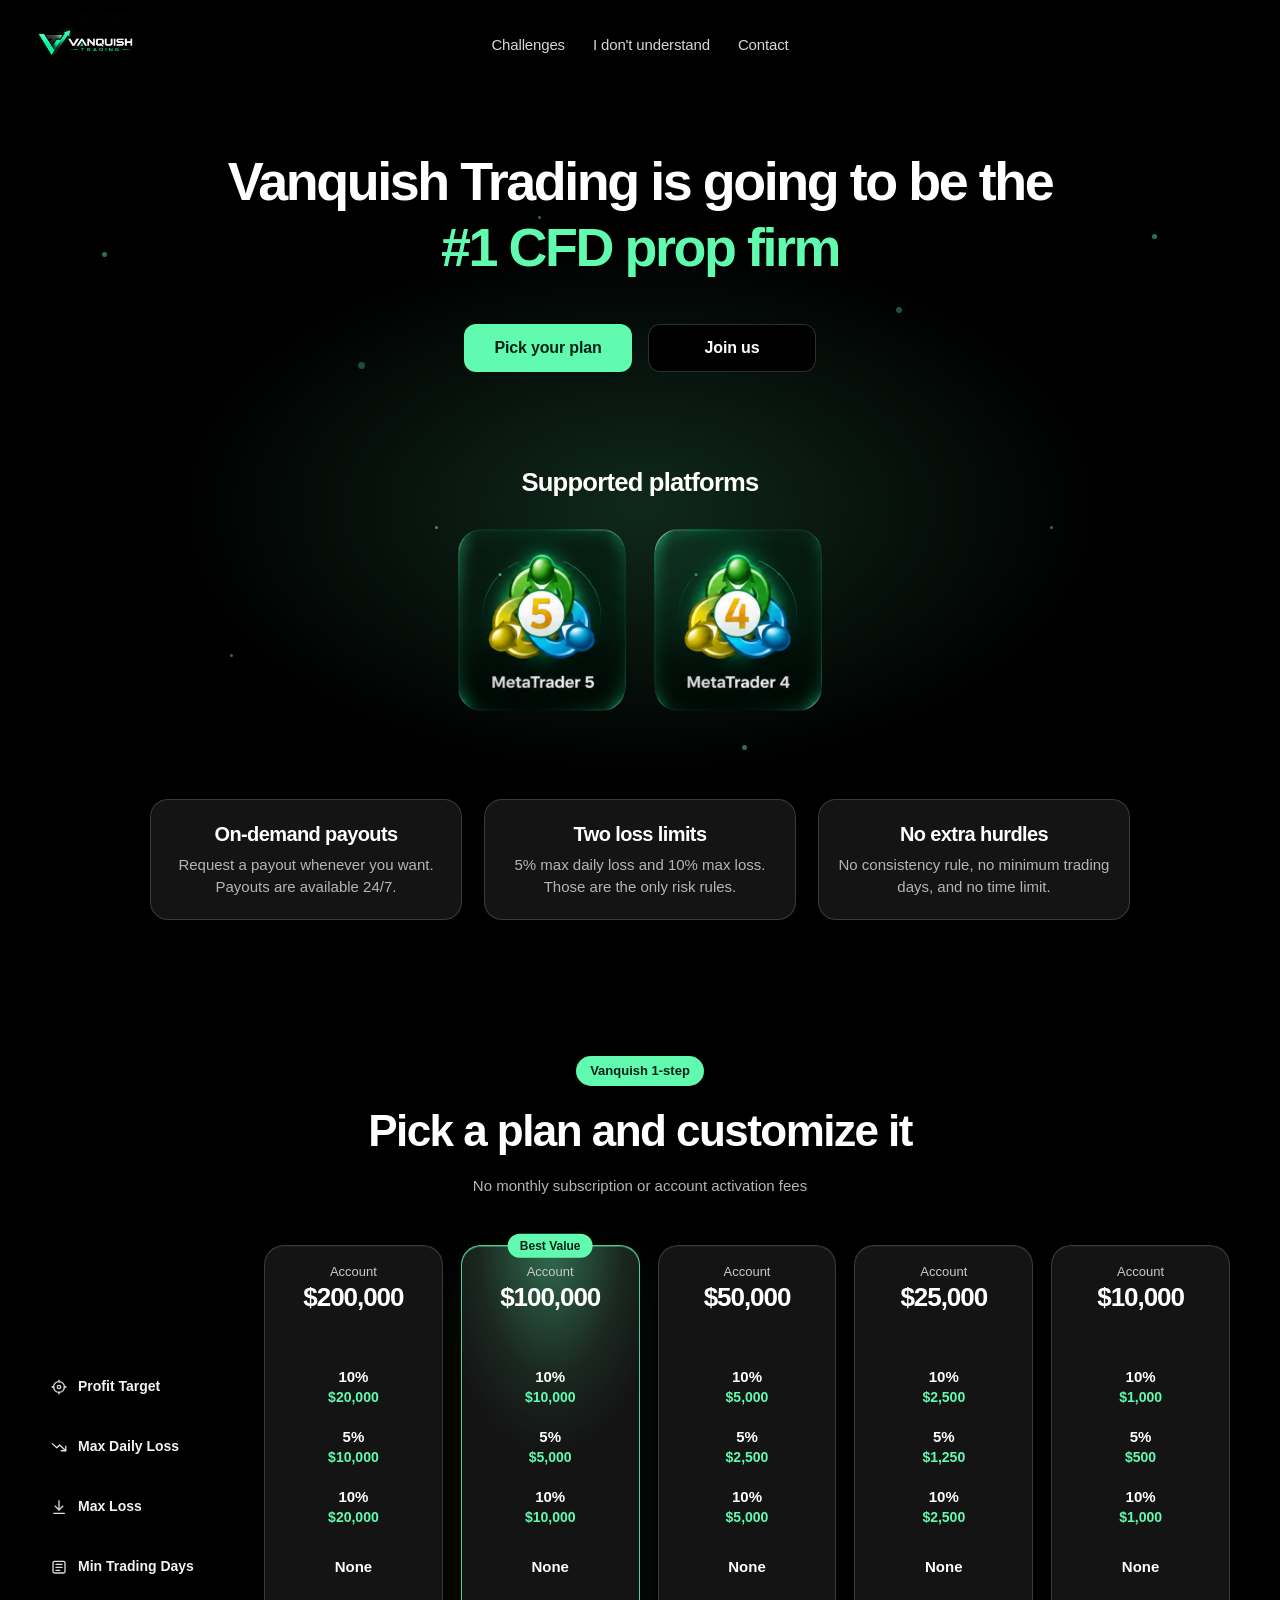
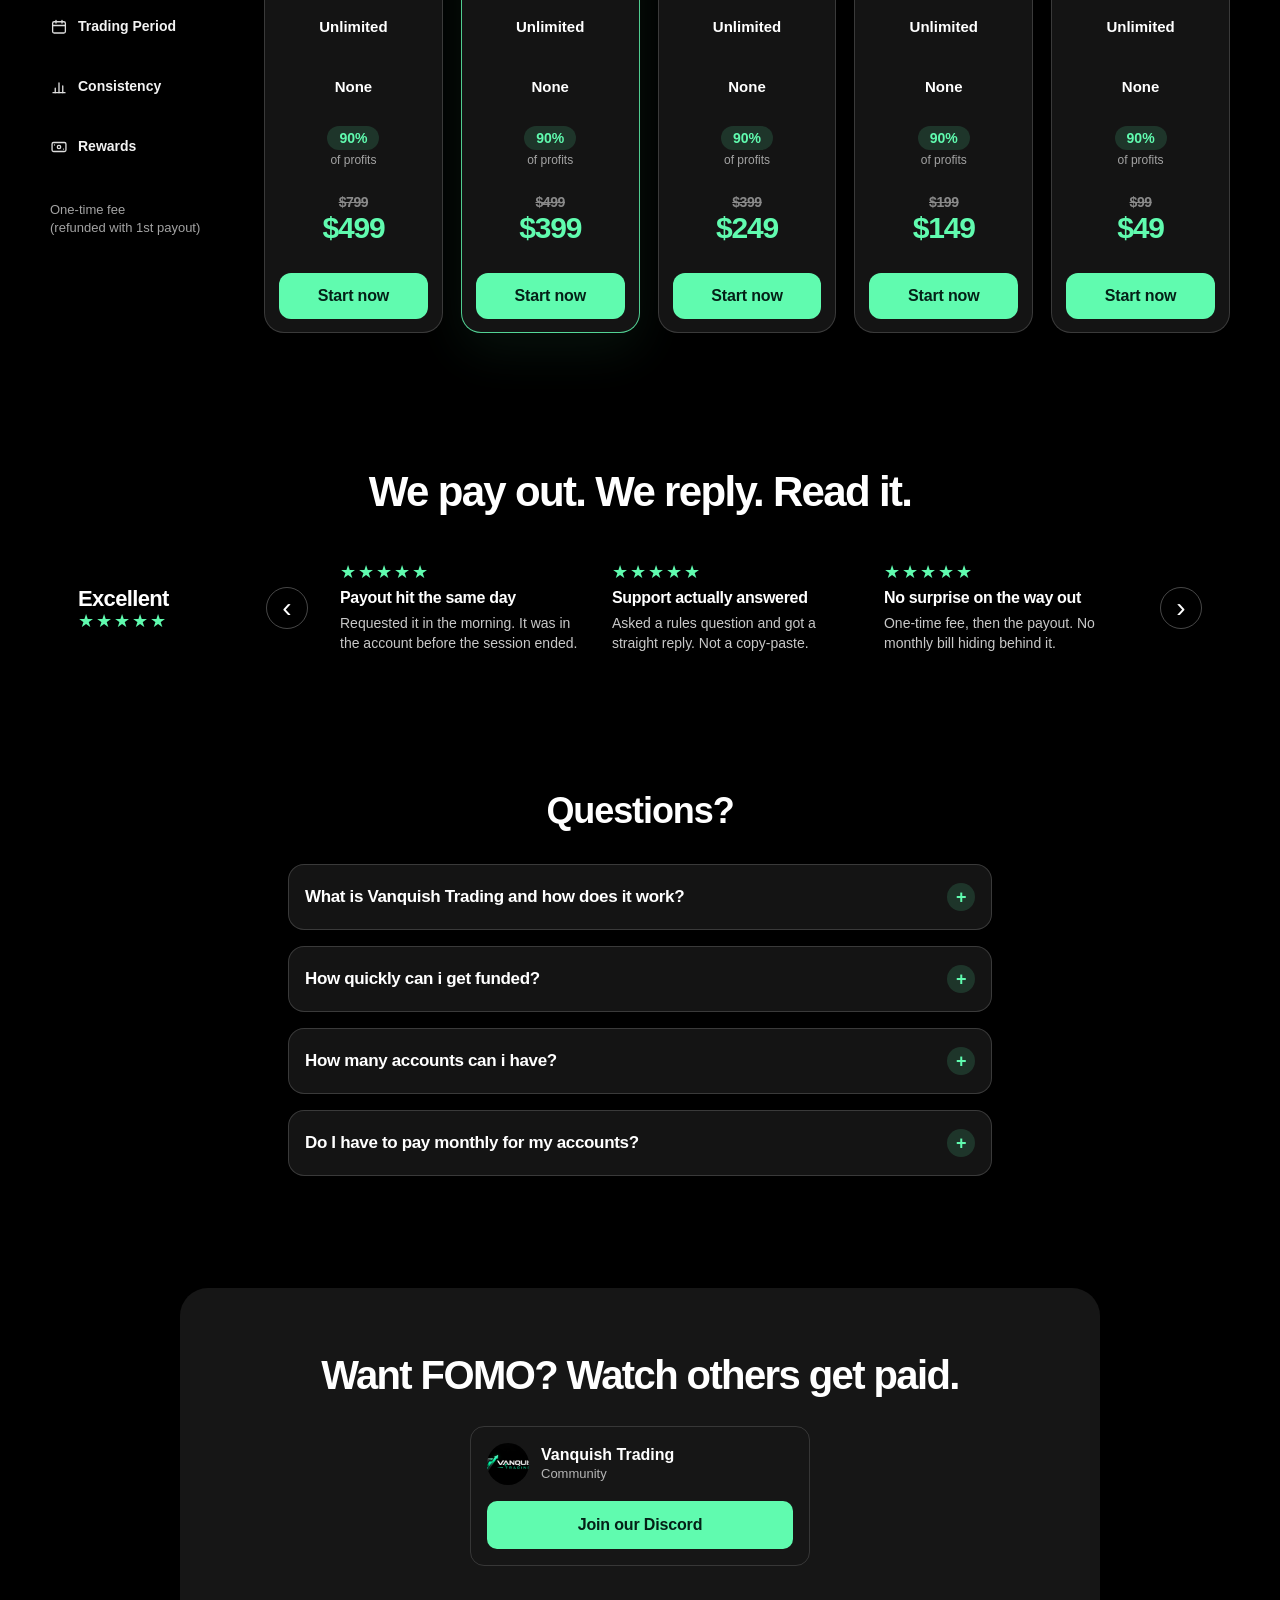
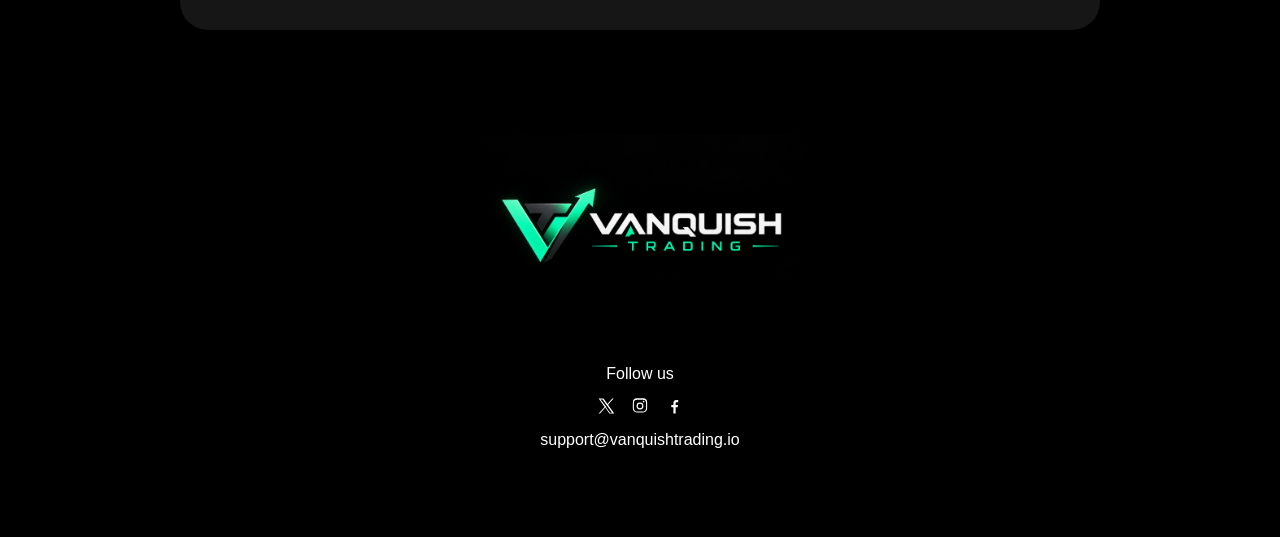
<file: index.html>
<!DOCTYPE html>
<html lang="en">
<head>
  <meta charset="UTF-8">
  <meta name="viewport" content="width=device-width, initial-scale=1">
  <meta name="color-scheme" content="dark">
  <title>Vanquish Trading</title>
  <link rel="icon" href="logo.png">
  <link rel="stylesheet" href="styles.css">
</head>
<body>
  <header class="site-header">
    <a class="brand" href="index.html" aria-label="Vanquish Trading home">
      <img src="logo.png" alt="">
    </a>
    <nav class="site-nav" aria-label="Primary">
      <a href="#plans">Challenges</a>
      <a href="understand.html">I don't understand</a>
      <a href="contact.html">Contact</a>
    </nav>
    <button class="nav-toggle" type="button" aria-expanded="false" aria-label="Open menu">
      <span></span>
    </button>
  </header>

  <main>
    <section class="hero" aria-labelledby="hero-title">
      <div class="hero-particles" aria-hidden="true">
        <span></span><span></span><span></span><span></span><span></span><span></span>
        <span></span><span></span><span></span><span></span><span></span><span></span>
      </div>
      <div class="hero-copy">
        <h1 class="hero-title" id="hero-title">
          <span class="hero-lead">Vanquish Trading is going to be the</span>
          <span class="hero-accent">#1 CFD prop firm</span>
        </h1>
        <div class="hero-actions">
          <a class="btn btn-primary" href="#plans">Pick your plan</a>
          <a class="btn btn-ghost" href="contact.html">Join us</a>
        </div>
      </div>
      <div class="platforms">
        <h2 class="platforms-label">Supported platforms</h2>
        <div class="platform-art">
          <img src="mt5mt5new.png" alt="MetaTrader 5 and MetaTrader 4">
        </div>
      </div>
      <ul class="promises">
        <li class="promise">
          <h2>On-demand payouts</h2>
          <p>Request a payout whenever you want. Payouts are available 24/7.</p>
        </li>
        <li class="promise">
          <h2>Two loss limits</h2>
          <p>5% max daily loss and 10% max loss. Those are the only risk rules.</p>
        </li>
        <li class="promise">
          <h2>No extra hurdles</h2>
          <p>No consistency rule, no minimum trading days, and no time limit.</p>
        </li>
      </ul>
    </section>

    <section class="pricing" id="plans" aria-label="Account pricing">
      <header class="pricing-intro">
        <p class="plan-pill">Vanquish 1-step</p>
        <h2 class="pricing-title">Pick a plan and customize it</h2>
        <p class="pricing-sub">No monthly subscription or account activation fees</p>
      </header>
      <div class="plan-nav">
        <button type="button" class="plan-dot is-active" aria-label="Show the $10,000 account"></button>
        <button type="button" class="plan-dot" aria-label="Show the $25,000 account"></button>
        <button type="button" class="plan-dot" aria-label="Show the $50,000 account"></button>
        <button type="button" class="plan-dot" aria-label="Show the $100,000 account"></button>
        <button type="button" class="plan-dot" aria-label="Show the $200,000 account"></button>
      </div>
      <div class="pricing-grid" tabindex="0" aria-label="Account plans. Swipe sideways to see the next size.">
        <div class="labels" aria-hidden="true">
          <div></div>
          <div class="label"><svg class="icon"><use href="#i-target"/></svg><span>Profit Target</span></div>
          <div class="label"><svg class="icon"><use href="#i-daily"/></svg><span>Max Daily Loss</span></div>
          <div class="label"><svg class="icon"><use href="#i-loss"/></svg><span>Max Loss</span></div>
          <div class="label"><svg class="icon"><use href="#i-days"/></svg><span>Min Trading Days</span></div>
          <div class="label"><svg class="icon"><use href="#i-calendar"/></svg><span>Trading Period</span></div>
          <div class="label"><svg class="icon"><use href="#i-chart"/></svg><span>Consistency</span></div>
          <div class="label"><svg class="icon"><use href="#i-reward"/></svg><span>Rewards</span></div>
          <div class="label fee"><span>One-time fee<br>(refunded with 1st payout)</span></div>
          <div></div>
        </div>

        <article class="card" data-balance="200000" aria-label="$200,000 account">
          <header class="card-head"><p class="eyebrow">Account</p><h3 class="balance">$200,000</h3></header>
          <div class="metric"><span class="name"><svg class="icon" aria-hidden="true"><use href="#i-target"/></svg>Profit Target</span><span class="value"><span class="pct">10%</span><span class="dollars">$20,000</span></span></div>
          <div class="metric"><span class="name"><svg class="icon" aria-hidden="true"><use href="#i-daily"/></svg>Max Daily Loss</span><span class="value"><span class="pct">5%</span><span class="dollars">$10,000</span></span></div>
          <div class="metric"><span class="name"><svg class="icon" aria-hidden="true"><use href="#i-loss"/></svg>Max Loss</span><span class="value"><span class="pct">10%</span><span class="dollars">$20,000</span></span></div>
          <div class="metric"><span class="name"><svg class="icon" aria-hidden="true"><use href="#i-days"/></svg>Min Trading Days</span><span class="value"><span class="pct">None</span></span></div>
          <div class="metric"><span class="name"><svg class="icon" aria-hidden="true"><use href="#i-calendar"/></svg>Trading Period</span><span class="value"><span class="pct">Unlimited</span></span></div>
          <div class="metric"><span class="name"><svg class="icon" aria-hidden="true"><use href="#i-chart"/></svg>Consistency</span><span class="value"><span class="pct">None</span></span></div>
          <div class="metric"><span class="name"><svg class="icon" aria-hidden="true"><use href="#i-reward"/></svg>Rewards</span><span class="value"><span class="pill">90%</span><span class="hint">of profits</span></span></div>
          <div class="price-cell"><p class="fee-note">One-time fee<br>(refunded with 1st payout)</p><p class="price-line"><s class="price-was">$799</s><span class="price">$499</span></p></div>
          <button type="button" class="cta" data-checkout="https://vanquishtrading.squarespace.com/shop/p/10k-challenge-9dth5-g7jxf-rjwfh-g44z9?buy=1">Start now</button>
        </article>

        <article class="card featured" data-balance="100000" aria-label="$100,000 account, best value">
          <span class="badge">Best Value</span>
          <header class="card-head"><p class="eyebrow">Account</p><h3 class="balance">$100,000</h3></header>
          <div class="metric"><span class="name"><svg class="icon" aria-hidden="true"><use href="#i-target"/></svg>Profit Target</span><span class="value"><span class="pct">10%</span><span class="dollars">$10,000</span></span></div>
          <div class="metric"><span class="name"><svg class="icon" aria-hidden="true"><use href="#i-daily"/></svg>Max Daily Loss</span><span class="value"><span class="pct">5%</span><span class="dollars">$5,000</span></span></div>
          <div class="metric"><span class="name"><svg class="icon" aria-hidden="true"><use href="#i-loss"/></svg>Max Loss</span><span class="value"><span class="pct">10%</span><span class="dollars">$10,000</span></span></div>
          <div class="metric"><span class="name"><svg class="icon" aria-hidden="true"><use href="#i-days"/></svg>Min Trading Days</span><span class="value"><span class="pct">None</span></span></div>
          <div class="metric"><span class="name"><svg class="icon" aria-hidden="true"><use href="#i-calendar"/></svg>Trading Period</span><span class="value"><span class="pct">Unlimited</span></span></div>
          <div class="metric"><span class="name"><svg class="icon" aria-hidden="true"><use href="#i-chart"/></svg>Consistency</span><span class="value"><span class="pct">None</span></span></div>
          <div class="metric"><span class="name"><svg class="icon" aria-hidden="true"><use href="#i-reward"/></svg>Rewards</span><span class="value"><span class="pill">90%</span><span class="hint">of profits</span></span></div>
          <div class="price-cell"><p class="fee-note">One-time fee<br>(refunded with 1st payout)</p><p class="price-line"><s class="price-was">$499</s><span class="price">$399</span></p></div>
          <button type="button" class="cta" data-checkout="https://vanquishtrading.squarespace.com/shop/p/10k-challenge-9dth5-g7jxf-rjwfh?buy=1">Start now</button>
        </article>

        <article class="card" data-balance="50000" aria-label="$50,000 account">
          <header class="card-head"><p class="eyebrow">Account</p><h3 class="balance">$50,000</h3></header>
          <div class="metric"><span class="name"><svg class="icon" aria-hidden="true"><use href="#i-target"/></svg>Profit Target</span><span class="value"><span class="pct">10%</span><span class="dollars">$5,000</span></span></div>
          <div class="metric"><span class="name"><svg class="icon" aria-hidden="true"><use href="#i-daily"/></svg>Max Daily Loss</span><span class="value"><span class="pct">5%</span><span class="dollars">$2,500</span></span></div>
          <div class="metric"><span class="name"><svg class="icon" aria-hidden="true"><use href="#i-loss"/></svg>Max Loss</span><span class="value"><span class="pct">10%</span><span class="dollars">$5,000</span></span></div>
          <div class="metric"><span class="name"><svg class="icon" aria-hidden="true"><use href="#i-days"/></svg>Min Trading Days</span><span class="value"><span class="pct">None</span></span></div>
          <div class="metric"><span class="name"><svg class="icon" aria-hidden="true"><use href="#i-calendar"/></svg>Trading Period</span><span class="value"><span class="pct">Unlimited</span></span></div>
          <div class="metric"><span class="name"><svg class="icon" aria-hidden="true"><use href="#i-chart"/></svg>Consistency</span><span class="value"><span class="pct">None</span></span></div>
          <div class="metric"><span class="name"><svg class="icon" aria-hidden="true"><use href="#i-reward"/></svg>Rewards</span><span class="value"><span class="pill">90%</span><span class="hint">of profits</span></span></div>
          <div class="price-cell"><p class="fee-note">One-time fee<br>(refunded with 1st payout)</p><p class="price-line"><s class="price-was">$399</s><span class="price">$249</span></p></div>
          <button type="button" class="cta" data-checkout="https://vanquishtrading.squarespace.com/shop/p/10k-challenge-9dth5-g7jxf?buy=1">Start now</button>
        </article>

        <article class="card" data-balance="25000" aria-label="$25,000 account">
          <header class="card-head"><p class="eyebrow">Account</p><h3 class="balance">$25,000</h3></header>
          <div class="metric"><span class="name"><svg class="icon" aria-hidden="true"><use href="#i-target"/></svg>Profit Target</span><span class="value"><span class="pct">10%</span><span class="dollars">$2,500</span></span></div>
          <div class="metric"><span class="name"><svg class="icon" aria-hidden="true"><use href="#i-daily"/></svg>Max Daily Loss</span><span class="value"><span class="pct">5%</span><span class="dollars">$1,250</span></span></div>
          <div class="metric"><span class="name"><svg class="icon" aria-hidden="true"><use href="#i-loss"/></svg>Max Loss</span><span class="value"><span class="pct">10%</span><span class="dollars">$2,500</span></span></div>
          <div class="metric"><span class="name"><svg class="icon" aria-hidden="true"><use href="#i-days"/></svg>Min Trading Days</span><span class="value"><span class="pct">None</span></span></div>
          <div class="metric"><span class="name"><svg class="icon" aria-hidden="true"><use href="#i-calendar"/></svg>Trading Period</span><span class="value"><span class="pct">Unlimited</span></span></div>
          <div class="metric"><span class="name"><svg class="icon" aria-hidden="true"><use href="#i-chart"/></svg>Consistency</span><span class="value"><span class="pct">None</span></span></div>
          <div class="metric"><span class="name"><svg class="icon" aria-hidden="true"><use href="#i-reward"/></svg>Rewards</span><span class="value"><span class="pill">90%</span><span class="hint">of profits</span></span></div>
          <div class="price-cell"><p class="fee-note">One-time fee<br>(refunded with 1st payout)</p><p class="price-line"><s class="price-was">$199</s><span class="price">$149</span></p></div>
          <button type="button" class="cta" data-checkout="https://vanquishtrading.squarespace.com/shop/p/10k-challenge-9dth5?buy=1">Start now</button>
        </article>

        <article class="card" data-balance="10000" aria-label="$10,000 account">
          <header class="card-head"><p class="eyebrow">Account</p><h3 class="balance">$10,000</h3></header>
          <div class="metric"><span class="name"><svg class="icon" aria-hidden="true"><use href="#i-target"/></svg>Profit Target</span><span class="value"><span class="pct">10%</span><span class="dollars">$1,000</span></span></div>
          <div class="metric"><span class="name"><svg class="icon" aria-hidden="true"><use href="#i-daily"/></svg>Max Daily Loss</span><span class="value"><span class="pct">5%</span><span class="dollars">$500</span></span></div>
          <div class="metric"><span class="name"><svg class="icon" aria-hidden="true"><use href="#i-loss"/></svg>Max Loss</span><span class="value"><span class="pct">10%</span><span class="dollars">$1,000</span></span></div>
          <div class="metric"><span class="name"><svg class="icon" aria-hidden="true"><use href="#i-days"/></svg>Min Trading Days</span><span class="value"><span class="pct">None</span></span></div>
          <div class="metric"><span class="name"><svg class="icon" aria-hidden="true"><use href="#i-calendar"/></svg>Trading Period</span><span class="value"><span class="pct">Unlimited</span></span></div>
          <div class="metric"><span class="name"><svg class="icon" aria-hidden="true"><use href="#i-chart"/></svg>Consistency</span><span class="value"><span class="pct">None</span></span></div>
          <div class="metric"><span class="name"><svg class="icon" aria-hidden="true"><use href="#i-reward"/></svg>Rewards</span><span class="value"><span class="pill">90%</span><span class="hint">of profits</span></span></div>
          <div class="price-cell"><p class="fee-note">One-time fee<br>(refunded with 1st payout)</p><p class="price-line"><s class="price-was">$99</s><span class="price">$49</span></p></div>
          <button type="button" class="cta" data-checkout="https://vanquishtrading.squarespace.com/shop/p/10k-challenge?buy=1">Start now</button>
        </article>
      </div>
    </section>

    <section class="reviews" aria-labelledby="reviews-title">
      <h2 id="reviews-title">We pay out. We reply. Read it.</h2>
      <div class="reviews-row">
        <div class="reviews-score">
          <p>Excellent</p>
          <p class="stars" aria-label="5 stars">★★★★★</p>
        </div>
        <button class="reviews-arrow" type="button" data-reviews-prev aria-label="Previous reviews">‹</button>
        <div class="reviews-track" tabindex="0">
          <article class="review">
            <p class="stars" aria-hidden="true">★★★★★</p>
            <h3>Payout hit the same day</h3>
            <p>Requested it in the morning. It was in the account before the session ended.</p>
          </article>
          <article class="review">
            <p class="stars" aria-hidden="true">★★★★★</p>
            <h3>Support actually answered</h3>
            <p>Asked a rules question and got a straight reply. Not a copy-paste.</p>
          </article>
          <article class="review">
            <p class="stars" aria-hidden="true">★★★★★</p>
            <h3>No surprise on the way out</h3>
            <p>One-time fee, then the payout. No monthly bill hiding behind it.</p>
          </article>
          <article class="review">
            <p class="stars" aria-hidden="true">★★★★★</p>
            <h3>They paid what they said</h3>
            <p>90% showed up as 90%. The number on the site was the number I got.</p>
          </article>
          <article class="review">
            <p class="stars" aria-hidden="true">★★★★★</p>
            <h3>Fast reply, clear rules</h3>
            <p>Support explained the daily loss in one message. Then they paid out.</p>
          </article>
        </div>
        <button class="reviews-arrow" type="button" data-reviews-next aria-label="Next reviews">›</button>
      </div>
    </section>

    <section class="faq" id="questions" aria-labelledby="faq-title">
      <h2 class="faq-title" id="faq-title">Questions?</h2>
      <details class="faq-item">
        <summary>What is Vanquish Trading and how does it work?</summary>
        <p>Vanquish gives traders the ability to participate in the CFD markets without needing to risk thousands of dollars of their own capital. Instead of depositing your own trading funds, you select one of our trading plans and begin trading in a simulated environment, where your performance determines how far you progress.</p>
        <p>You can start with an Evaluation. Prove consistency and risk management in a simulated account. Once you pass the evaluation, move to a sim funded account.</p>
        <p>As you demonstrate consistency, discipline, and profitability in your simulated account, we transition you to a live brokerage account funded with our capital. From that point forward, you keep a share of the profits you generate.</p>
        <p>Vanquish is designed to provide a low-cost, low-risk pathway into CFD trading, backed by clearly defined rules and transparent expectations.</p>
        <p>You'll also gain access to:</p>
        <ul>
          <li>Modern trading platforms and technology</li>
          <li>Responsive, human support</li>
          <li>An active Discord community filled with traders, coaches, and members of our team</li>
        </ul>
        <p>Our goal is to give traders a safer, more accessible way to enter the CFD markets and build long-term trading success with guidance, structure, and real opportunity.</p>
      </details>
      <details class="faq-item">
        <summary>How quickly can i get funded?</summary>
        <p>With our real-time activations you can activate a passed evaluation within 10 minutes of passing the objectives. This is something other firms wish they had and our traders love it.</p>
      </details>
      <details class="faq-item">
        <summary>How many accounts can i have?</summary>
        <p>Currently, we allow 2 accounts per household.</p>
      </details>
      <details class="faq-item">
        <summary>Do I have to pay monthly for my accounts?</summary>
        <p>No. All of our accounts are a one-time fee. We do not have monthly subscriptions for our trading platform or accounts.</p>
      </details>
    </section>

    <section class="discord-wrap" aria-labelledby="discord-title">
      <div class="discord-panel">
        <h2 id="discord-title">Want FOMO? Watch others get paid.</h2>
        <div class="discord-widget">
          <div class="discord-server">
            <img src="logo.png" alt="">
            <div>
              <strong>Vanquish Trading</strong>
              <span>Community</span>
            </div>
          </div>
          <a class="btn btn-primary" href="https://discord.gg/egySWgsVN8">Join our Discord</a>
        </div>
      </div>
    </section>
  </main>

  <footer class="site-footer" id="follow">
    <div class="footer-inner">
      <img class="footer-logo" src="logo.png" alt="Vanquish Trading">
      <div class="follow">
        <p>Follow us</p>
        <div class="socials">
          <a href="https://x.com" aria-label="X" rel="noopener">
            <svg viewBox="0 0 24 24" aria-hidden="true"><path fill="currentColor" d="M14.7 10.3 22.2 2h-1.8l-6.5 7.4L8.7 2H2.2l8 11.3L2.2 22h1.8l7-8 5.5 8h6.5l-8.3-11.7Zm-2.5 2.8-.8-1.1L4.6 3.3h2.8l5.2 7.3.8 1.1 6.7 9.4h-2.8l-5.1-7Z"/></svg>
          </a>
          <a href="https://instagram.com" aria-label="Instagram" rel="noopener">
            <svg viewBox="0 0 24 24" aria-hidden="true"><path fill="currentColor" d="M12 7.4A4.6 4.6 0 1 0 16.6 12 4.6 4.6 0 0 0 12 7.4Zm0 7.6A3 3 0 1 1 15 12a3 3 0 0 1-3 3Zm5.9-8.8a1.1 1.1 0 1 1-1.1-1.1 1.1 1.1 0 0 1 1.1 1.1ZM21.5 7a5.5 5.5 0 0 0-1.5-3.9A5.5 5.5 0 0 0 16.1 1.6C14.7 1.5 9.3 1.5 7.9 1.6A5.5 5.5 0 0 0 4 3.1 5.5 5.5 0 0 0 2.5 7c-.1 1.4-.1 6.8 0 8.2a5.5 5.5 0 0 0 1.5 3.9 5.5 5.5 0 0 0 3.9 1.5c1.4.1 6.8.1 8.2 0a5.5 5.5 0 0 0 3.9-1.5 5.5 5.5 0 0 0 1.5-3.9c.1-1.4.1-6.8 0-8.2Zm-1.8 10a3.3 3.3 0 0 1-1.9 1.9c-1.3.5-4.4.4-5.8.4s-4.5.1-5.8-.4a3.3 3.3 0 0 1-1.9-1.9c-.5-1.3-.4-4.4-.4-5.8s-.1-4.5.4-5.8A3.3 3.3 0 0 1 6.2 4c1.3-.5 4.4-.4 5.8-.4s4.5-.1 5.8.4A3.3 3.3 0 0 1 19.7 6c.5 1.3.4 4.4.4 5.8s.1 4.5-.4 5.2Z"/></svg>
          </a>
          <a href="https://facebook.com" aria-label="Facebook" rel="noopener">
            <svg viewBox="0 0 24 24" aria-hidden="true"><path fill="currentColor" d="M14.2 22v-8.2h2.8l.4-3.2h-3.2V8.6c0-.9.3-1.6 1.6-1.6H17.6V4.1A22 22 0 0 0 15.2 4c-2.4 0-4 1.5-4 4.1v2.5H8.4v3.2H11.2V22h3Z"/></svg>
          </a>
        </div>
        <a class="email" href="mailto:support@vanquishtrading.io">support@vanquishtrading.io</a>
      </div>
    </div>
  </footer>

  <svg class="sprite" aria-hidden="true">
    <symbol id="i-target" viewBox="0 0 24 24"><g fill="none" stroke="currentColor" stroke-width="1.75" stroke-linecap="round" stroke-linejoin="round"><circle cx="12" cy="12" r="7.25"/><circle cx="12" cy="12" r="2.25"/><path d="M12 2.75v2.5M12 18.75v2.5M2.75 12h2.5M18.75 12h2.5"/></g></symbol>
    <symbol id="i-daily" viewBox="0 0 24 24"><g fill="none" stroke="currentColor" stroke-width="1.75" stroke-linecap="round" stroke-linejoin="round"><path d="M3 7.5 9.2 13l3.6-3.6L21 17"/><path d="M15 17h6v-6"/></g></symbol>
    <symbol id="i-loss" viewBox="0 0 24 24"><g fill="none" stroke="currentColor" stroke-width="1.75" stroke-linecap="round" stroke-linejoin="round"><path d="M12 3.5v12"/><path d="m7 11 5 5 5-5"/><path d="M5 20.5h14"/></g></symbol>
    <symbol id="i-days" viewBox="0 0 24 24"><g fill="none" stroke="currentColor" stroke-width="1.75" stroke-linecap="round" stroke-linejoin="round"><rect x="4" y="4.5" width="16" height="15.5" rx="2"/><path d="M8 8.5h8M8 12.5h8M8 16.5h5"/></g></symbol>
    <symbol id="i-calendar" viewBox="0 0 24 24"><g fill="none" stroke="currentColor" stroke-width="1.75" stroke-linecap="round" stroke-linejoin="round"><rect x="3.5" y="5" width="17" height="15" rx="2"/><path d="M3.5 10h17M8 3.25v3.5M16 3.25v3.5"/></g></symbol>
    <symbol id="i-chart" viewBox="0 0 24 24"><g fill="none" stroke="currentColor" stroke-width="1.75" stroke-linecap="round" stroke-linejoin="round"><path d="M4 19.5h16"/><path d="M7 19.5v-6M12 19.5V6.5M17 19.5v-9"/></g></symbol>
    <symbol id="i-reward" viewBox="0 0 24 24"><g fill="none" stroke="currentColor" stroke-width="1.75" stroke-linecap="round" stroke-linejoin="round"><rect x="2.75" y="6" width="18.5" height="12" rx="2"/><circle cx="12" cy="12" r="2.25"/><path d="M6 9.25v.01M18 14.75v.01"/></g></symbol>
  </svg>
  <dialog class="order" id="order" aria-labelledby="order-title">
    <form class="order-form" id="order-form">
      <div class="order-top">
        <p class="order-kicker">Order</p>
        <button class="order-close" type="button" data-close aria-label="Close">×</button>
      </div>
      <ol class="order-progress" aria-label="Order steps">
        <li class="is-current"></li>
        <li></li>
        <li></li>
        <li></li>
      </ol>
      <div class="order-track">
        <section class="order-panel is-active" data-step="1">
          <h2 id="order-title">Challenge</h2>
          <p>Vanquish 1-step is selected for this order.</p>
          <div class="choice-list">
            <label class="choice">
              <span class="choice-copy">
                <strong>Vanquish 1-step</strong>
                <span>10% target. Two loss limits. 90% of profits.</span>
              </span>
              <input type="radio" name="challenge" value="1-step" checked>
            </label>
          </div>
        </section>
        <section class="order-panel" data-step="2">
          <h2>Account size</h2>
          <p>The size from the plan you chose is already selected.</p>
          <div class="choice-list">
            <label class="choice"><span class="choice-copy"><strong>$10,000</strong><span>$49 one-time</span></span><input type="radio" name="size" value="10000"></label>
            <label class="choice"><span class="choice-copy"><strong>$25,000</strong><span>$149 one-time</span></span><input type="radio" name="size" value="25000"></label>
            <label class="choice"><span class="choice-copy"><strong>$50,000</strong><span>$249 one-time</span></span><input type="radio" name="size" value="50000"></label>
            <label class="choice"><span class="choice-copy"><strong>$100,000</strong><span>$399 one-time · Best value</span></span><input type="radio" name="size" value="100000"></label>
            <label class="choice"><span class="choice-copy"><strong>$200,000</strong><span>$499 one-time</span></span><input type="radio" name="size" value="200000"></label>
          </div>
        </section>
        <section class="order-panel" data-step="3">
          <h2>Platform</h2>
          <p>Choose where you want the account.</p>
          <div class="choice-list">
            <label class="choice"><span class="choice-copy"><strong>MetaTrader 5</strong><span>MT5</span></span><input type="radio" name="platform" value="mt5"></label>
            <label class="choice"><span class="choice-copy"><strong>MetaTrader 4</strong><span>MT4</span></span><input type="radio" name="platform" value="mt4"></label>
          </div>
        </section>
        <section class="order-panel" data-step="4">
          <h2>Your information</h2>
          <p>We will use this with your order. Discord is optional.</p>
          <div class="fields">
            <div class="field-row">
              <label class="field"><span>First name</span><input name="first" autocomplete="given-name" required></label>
              <label class="field"><span>Last name</span><input name="last" autocomplete="family-name" required></label>
            </div>
            <label class="field"><span>Email</span><input name="email" type="email" autocomplete="email" required></label>
            <label class="field"><span>Phone</span><input name="phone" type="tel" autocomplete="tel" required></label>
            <label class="field"><span>Country</span><input name="country" autocomplete="country-name" required></label>
            <label class="field"><span>Discord username (optional)</span><input name="discord" autocomplete="off"></label>
            <label class="agree">
              <input name="agree" type="checkbox" required>
              <span>I agree to the <b>Terms</b>, <b>Privacy Policy</b>, <b>legal notice</b>, and <b>Refund Policy</b>.</span>
            </label>
          </div>
        </section>
      </div>
      <p class="order-error" role="alert"></p>
      <div class="order-nav">
        <button class="btn btn-ghost" type="button" data-back hidden>Back</button>
        <button class="btn btn-primary" type="button" data-next>Continue</button>
      </div>
      <div class="order-loading" hidden>
        <div class="order-spinner" aria-hidden="true"></div>
        <p>Taking you to payment</p>
      </div>
    </form>
  </dialog>
  <script src="site.js"></script>
</body>
</html>
</file>
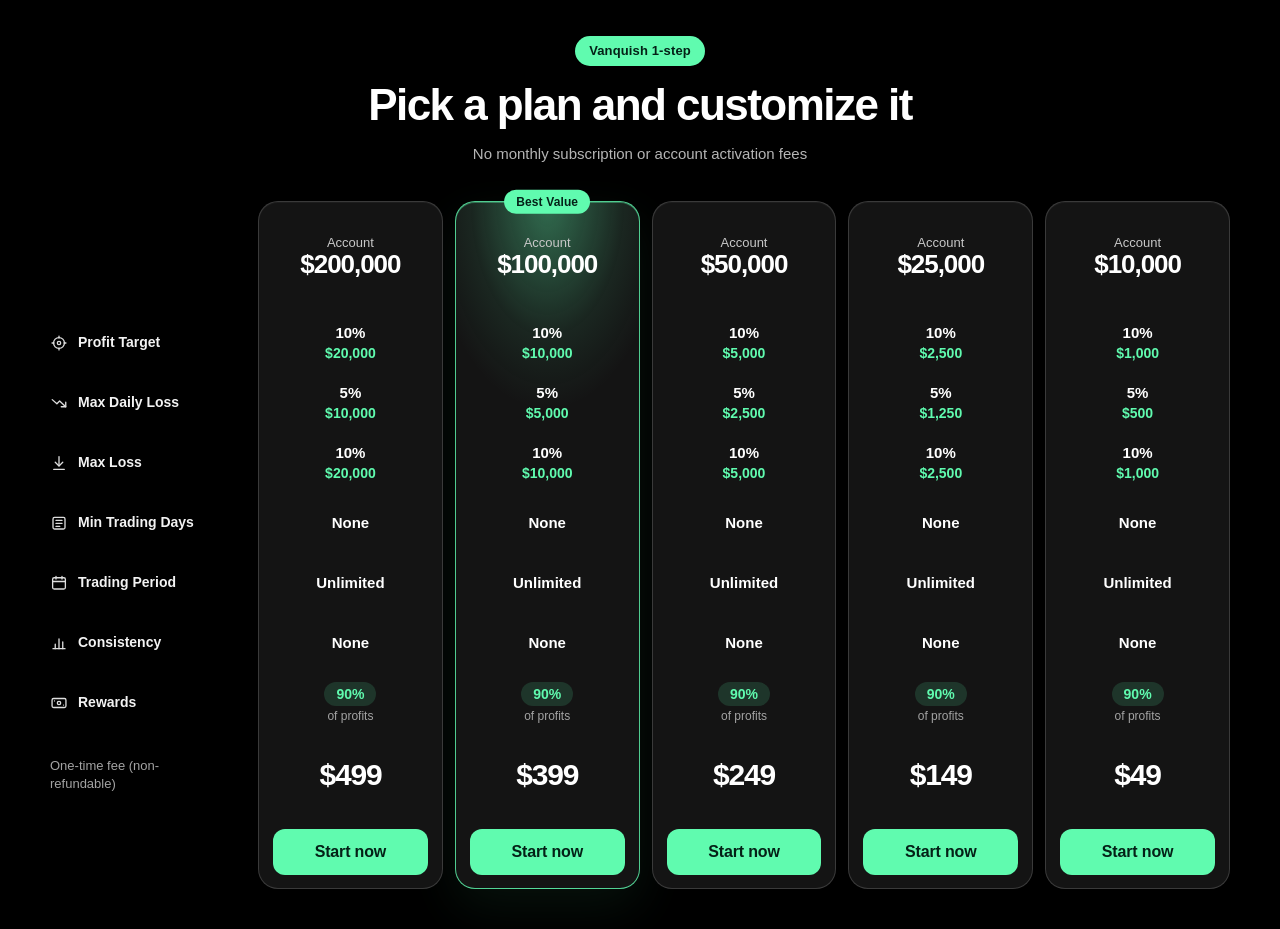
<file: drafts/index.html>
<!DOCTYPE html>
<html lang="en">
<head>
  <meta charset="UTF-8">
  <meta name="viewport" content="width=device-width, initial-scale=1">
  <meta name="color-scheme" content="dark">
  <title>Account pricing</title>
  <style>
    :root {
      --bg: #000000;
      --card: #141414;
      --accent: #60fbaf;
      --accent-ink: #042117;
      --text: #ffffff;
      --muted: #a3a3a3;
      --line: rgba(255, 255, 255, 0.1);
      --card-line: rgba(255, 255, 255, 0.16);
    }

    * { box-sizing: border-box; }

    body {
      margin: 0;
      background: var(--bg);
      color: var(--text);
      font-family: -apple-system, BlinkMacSystemFont, "Segoe UI", Roboto, Helvetica, Arial, sans-serif;
      -webkit-font-smoothing: antialiased;
    }

    .pricing {
      container-type: inline-size;
      container-name: pricing;
      width: 100%;
      padding: 36px 16px 40px;
      padding-left: max(16px, env(safe-area-inset-left));
      padding-right: max(16px, env(safe-area-inset-right));
    }

    .pricing p,
    .pricing h1,
    .pricing h2 { margin: 0; }

    .pricing-intro {
      display: flex;
      flex-direction: column;
      align-items: center;
      gap: 14px;
      max-width: 720px;
      margin: 0 auto 18px;
      text-align: center;
    }

    .plan-pill {
      display: inline-flex;
      align-items: center;
      justify-content: center;
      margin: 0;
      padding: 7px 14px;
      border-radius: 999px;
      background: var(--accent);
      color: var(--accent-ink);
      font-size: 13px;
      font-weight: 700;
      line-height: 1.2;
      letter-spacing: 0.01em;
      white-space: nowrap;
    }

    .pricing-title {
      font-size: clamp(30px, 2vw + 20px, 44px);
      font-weight: 700;
      letter-spacing: -0.035em;
      line-height: 1.12;
    }

    .pricing-sub {
      max-width: 34em;
      color: #b5b5b5;
      font-size: 15px;
      font-weight: 500;
      line-height: 1.45;
    }

    .sprite { position: absolute; width: 0; height: 0; overflow: hidden; }

    .icon {
      width: 18px;
      height: 18px;
      flex: none;
      display: block;
    }

    .pricing-grid {
      display: flex;
      align-items: stretch;
      gap: 16px;
      width: 100%;
      max-width: none;
      margin: 0;
      padding: 2px 0 4px;
      overflow-x: auto;
      overscroll-behavior-x: contain;
      scroll-snap-type: x mandatory;
      scroll-behavior: smooth;
      -webkit-overflow-scrolling: touch;
      scrollbar-width: none;
    }

    .pricing-grid::-webkit-scrollbar { display: none; }

    .plan-nav {
      display: flex;
      justify-content: center;
      align-items: center;
      gap: 8px;
      margin: 0 auto 16px;
    }

    .plan-dot {
      width: 7px;
      height: 7px;
      padding: 0;
      border: 0;
      border-radius: 999px;
      background: rgba(255, 255, 255, 0.28);
      cursor: pointer;
      -webkit-tap-highlight-color: transparent;
    }

    .plan-dot.is-active {
      width: 18px;
      background: var(--accent);
    }

    .plan-dot:focus-visible {
      outline: 2px solid #ffffff;
      outline-offset: 3px;
    }

    .labels { display: none; }

    .card {
      position: relative;
      display: flex;
      flex: 0 0 100%;
      flex-direction: column;
      width: 100%;
      min-width: 0;
      margin-top: 14px;
      padding: 22px 16px 16px;
      scroll-snap-align: start;
      scroll-snap-stop: always;
      background: var(--card);
      border: 1px solid var(--card-line);
      border-radius: 20px;
      box-shadow: inset 0 1px 0 rgba(255, 255, 255, 0.04);
    }

    .card[data-balance="10000"] { order: 1; }
    .card[data-balance="25000"] { order: 2; }
    .card[data-balance="50000"] { order: 3; }
    .card[data-balance="100000"] { order: 4; }
    .card[data-balance="200000"] { order: 5; }

    .card.featured {
      padding-top: 26px;
      border-color: rgba(96, 251, 175, 0.8);
      background:
        radial-gradient(90% 42% at 50% 0%, rgba(96, 251, 175, 0.38), rgba(96, 251, 175, 0.08) 46%, transparent 72%),
        var(--card);
      box-shadow:
        inset 0 1px 0 rgba(96, 251, 175, 0.35),
        0 18px 50px rgba(96, 251, 175, 0.07);
    }

    .badge {
      position: absolute;
      top: 0;
      left: 50%;
      z-index: 2;
      transform: translate(-50%, -50%);
      padding: 5px 12px;
      border-radius: 999px;
      background: var(--accent);
      color: var(--accent-ink);
      font-size: 12px;
      font-weight: 700;
      line-height: 1.2;
      letter-spacing: 0.01em;
      white-space: nowrap;
    }

    .card-head {
      display: flex;
      flex-direction: column;
      align-items: center;
      justify-content: center;
      text-align: center;
      padding-bottom: 16px;
    }

    .eyebrow {
      color: #c8c8c8;
      font-size: 13px;
      font-weight: 500;
    }

    .balance {
      margin-top: 4px;
      font-size: 34px;
      font-weight: 700;
      letter-spacing: -0.04em;
      line-height: 1.1;
      white-space: nowrap;
      font-variant-numeric: tabular-nums;
    }

    .metric {
      display: flex;
      align-items: center;
      justify-content: space-between;
      gap: 12px;
      min-height: 52px;
      padding: 10px 0;
      border-top: 1px solid var(--line);
    }

    .name {
      display: flex;
      align-items: center;
      gap: 10px;
      min-width: 0;
      color: #f2f2f2;
      font-size: 14px;
      font-weight: 600;
      line-height: 1.25;
    }

    .name .icon { color: #e8e8e8; }

    .value {
      display: flex;
      flex-direction: column;
      align-items: flex-end;
      gap: 3px;
      text-align: right;
      font-variant-numeric: tabular-nums;
    }

    .value:has(.hint) {
      flex-direction: row;
      align-items: center;
      gap: 6px;
    }

    .pct {
      color: var(--text);
      font-size: 15px;
      font-weight: 600;
      line-height: 1.2;
      white-space: nowrap;
    }

    .dollars {
      color: var(--accent);
      font-size: 14px;
      font-weight: 700;
      line-height: 1.2;
      white-space: nowrap;
    }

    .hint {
      color: var(--muted);
      font-size: 12px;
      font-weight: 500;
      line-height: 1.2;
      white-space: nowrap;
    }

    .pill {
      display: inline-flex;
      align-items: center;
      justify-content: center;
      min-width: 52px;
      padding: 4px 10px;
      border-radius: 999px;
      background: rgba(96, 251, 175, 0.14);
      color: var(--accent);
      font-size: 14px;
      font-weight: 700;
      line-height: 1.2;
    }

    .price-cell {
      display: flex;
      flex-direction: column;
      align-items: center;
      justify-content: center;
      margin-top: auto;
      padding-top: 16px;
      text-align: center;
    }

    .fee-note {
      max-width: 180px;
      margin-bottom: 6px;
      color: var(--muted);
      font-size: 12px;
      font-weight: 500;
      line-height: 1.35;
    }

    .price {
      color: var(--text);
      font-size: 34px;
      font-weight: 700;
      letter-spacing: -0.04em;
      line-height: 1;
      white-space: nowrap;
      font-variant-numeric: tabular-nums;
    }

    .cta {
      appearance: none;
      -webkit-appearance: none;
      display: flex;
      align-items: center;
      justify-content: center;
      width: 100%;
      min-height: 48px;
      margin-top: 14px;
      padding: 12px 16px;
      border: 0;
      border-radius: 12px;
      background: var(--accent);
      color: var(--accent-ink);
      font: inherit;
      font-size: 16px;
      font-weight: 700;
      line-height: 1;
      letter-spacing: -0.01em;
      cursor: pointer;
      -webkit-tap-highlight-color: transparent;
    }

    .cta:active { background: #35e696; }

    @media (hover: hover) and (pointer: fine) {
      .cta:hover { background: #49f0a3; }
    }

    @media (max-width: 359px) {
      .pricing {
        padding-left: 10px;
        padding-right: 10px;
      }
    }

    @container pricing (max-width: 340px) {
      .card { padding-left: 12px; padding-right: 12px; }
      .metric { gap: 8px; }
      .name { font-size: 13px; gap: 8px; }
      .pct { font-size: 14px; }
      .balance { font-size: 30px; }
      .price { font-size: 30px; }
      .icon { width: 16px; height: 16px; }
    }

    .cta:focus-visible {
      outline: 2px solid #ffffff;
      outline-offset: 3px;
    }

    @container pricing (min-width: 700px) {
      .pricing-grid {
        display: grid;
        grid-template-columns: 1fr 1fr;
        gap: 18px;
        max-width: 840px;
        margin: 0 auto;
        padding: 0;
        overflow: visible;
        scroll-snap-type: none;
      }

      .card {
        flex: initial;
        width: 100%;
        margin-top: 0;
        scroll-snap-align: none;
        scroll-snap-stop: normal;
        order: 0;
      }

      .card.featured { order: -1; }

      .pricing-intro { margin-bottom: 36px; }

      .plan-nav { display: none; }
    }

    @container pricing (min-width: 1060px) {
      @supports (grid-template-rows: subgrid) {
        .pricing-grid {
          grid-template-columns: 196px repeat(5, minmax(0, 1fr));
          grid-template-rows: 112px repeat(7, 60px) 84px 72px;
          column-gap: 12px;
          row-gap: 0;
          max-width: 1180px;
          align-items: stretch;
        }

        .labels {
          display: grid;
          grid-column: 1;
          grid-row: 1 / -1;
          grid-template-rows: subgrid;
        }

        .labels > * {
          display: flex;
          align-items: center;
          min-width: 0;
        }

        .label {
          gap: 10px;
          color: #f3f3f3;
          font-size: 14px;
          font-weight: 600;
          line-height: 1.25;
        }

        .label .icon { color: #dedede; }

        .labels .fee {
          max-width: 150px;
          color: var(--muted);
          font-size: 13px;
          font-weight: 500;
          line-height: 1.35;
        }

        .card,
        .card.featured {
          display: grid;
          grid-row: 1 / -1;
          grid-template-rows: subgrid;
          flex: initial;
          width: auto;
          margin-top: 0;
          order: 0;
          padding: 0;
          scroll-snap-align: none;
          scroll-snap-stop: normal;
        }

        .card[data-balance="200000"] { grid-column: 2; }
        .card[data-balance="100000"] { grid-column: 3; }
        .card[data-balance="50000"] { grid-column: 4; }
        .card[data-balance="25000"] { grid-column: 5; }
        .card[data-balance="10000"] { grid-column: 6; }

        .card-head,
        .metric,
        .price-cell {
          padding-left: 10px;
          padding-right: 10px;
        }

        .card-head {
          padding-bottom: 0;
        }

        .balance { font-size: 26px; }

        .metric {
          justify-content: center;
          min-height: 0;
          padding-top: 0;
          padding-bottom: 0;
          border-top: 0;
        }

        .metric .name {
          position: absolute;
          width: 1px;
          height: 1px;
          padding: 0;
          margin: -1px;
          overflow: hidden;
          clip: rect(0, 0, 0, 0);
          white-space: nowrap;
          border: 0;
        }

        .value,
        .value:has(.hint) {
          flex-direction: column;
          align-items: center;
          gap: 3px;
          text-align: center;
        }

        .price-cell {
          position: relative;
          margin-top: 0;
          padding-top: 0;
        }

        .fee-note {
          position: absolute;
          width: 1px;
          height: 1px;
          padding: 0;
          margin: -1px;
          overflow: hidden;
          clip: rect(0, 0, 0, 0);
          white-space: nowrap;
          border: 0;
        }

        .price { font-size: 30px; }

        .card > .cta {
          align-self: center;
          width: calc(100% - 28px);
          min-height: 46px;
          margin: 0 auto;
        }

        .card {
          transition: border-color 160ms ease;
        }

        .card:hover { border-color: rgba(255, 255, 255, 0.22); }
        .card.featured:hover { border-color: var(--accent); }
      }
    }

    @container pricing (min-width: 1280px) {
      @supports (grid-template-rows: subgrid) {
        .balance { font-size: 30px; }
        .price { font-size: 32px; }
      }
    }

    @media (prefers-reduced-motion: reduce) {
      .card,
      .cta,
      .plan-dot { transition: none; }

      .pricing-grid { scroll-behavior: auto; }
    }
  </style>
</head>
<body>
  <svg class="sprite" aria-hidden="true">
    <symbol id="i-target" viewBox="0 0 24 24">
      <g fill="none" stroke="currentColor" stroke-width="1.75" stroke-linecap="round" stroke-linejoin="round">
        <circle cx="12" cy="12" r="7.25"/>
        <circle cx="12" cy="12" r="2.25"/>
        <path d="M12 2.75v2.5M12 18.75v2.5M2.75 12h2.5M18.75 12h2.5"/>
      </g>
    </symbol>
    <symbol id="i-daily" viewBox="0 0 24 24">
      <g fill="none" stroke="currentColor" stroke-width="1.75" stroke-linecap="round" stroke-linejoin="round">
        <path d="M3 7.5 9.2 13l3.6-3.6L21 17"/>
        <path d="M15 17h6v-6"/>
      </g>
    </symbol>
    <symbol id="i-loss" viewBox="0 0 24 24">
      <g fill="none" stroke="currentColor" stroke-width="1.75" stroke-linecap="round" stroke-linejoin="round">
        <path d="M12 3.5v12"/>
        <path d="m7 11 5 5 5-5"/>
        <path d="M5 20.5h14"/>
      </g>
    </symbol>
    <symbol id="i-days" viewBox="0 0 24 24">
      <g fill="none" stroke="currentColor" stroke-width="1.75" stroke-linecap="round" stroke-linejoin="round">
        <rect x="4" y="4.5" width="16" height="15.5" rx="2"/>
        <path d="M8 8.5h8M8 12.5h8M8 16.5h5"/>
      </g>
    </symbol>
    <symbol id="i-calendar" viewBox="0 0 24 24">
      <g fill="none" stroke="currentColor" stroke-width="1.75" stroke-linecap="round" stroke-linejoin="round">
        <rect x="3.5" y="5" width="17" height="15" rx="2"/>
        <path d="M3.5 10h17M8 3.25v3.5M16 3.25v3.5"/>
      </g>
    </symbol>
    <symbol id="i-chart" viewBox="0 0 24 24">
      <g fill="none" stroke="currentColor" stroke-width="1.75" stroke-linecap="round" stroke-linejoin="round">
        <path d="M4 19.5h16"/>
        <path d="M7 19.5v-6M12 19.5V6.5M17 19.5v-9"/>
      </g>
    </symbol>
    <symbol id="i-reward" viewBox="0 0 24 24">
      <g fill="none" stroke="currentColor" stroke-width="1.75" stroke-linecap="round" stroke-linejoin="round">
        <rect x="2.75" y="6" width="18.5" height="12" rx="2"/>
        <circle cx="12" cy="12" r="2.25"/>
        <path d="M6 9.25v.01M18 14.75v.01"/>
      </g>
    </symbol>
  </svg>

  <section class="pricing" aria-label="Account pricing">
    <header class="pricing-intro">
      <p class="plan-pill">Vanquish 1-step</p>
      <h1 class="pricing-title">Pick a plan and customize it</h1>
      <p class="pricing-sub">No monthly subscription or account activation fees</p>
    </header>
    <div class="plan-nav">
      <button type="button" class="plan-dot is-active" aria-label="Show the $10,000 account"></button>
      <button type="button" class="plan-dot" aria-label="Show the $25,000 account"></button>
      <button type="button" class="plan-dot" aria-label="Show the $50,000 account"></button>
      <button type="button" class="plan-dot" aria-label="Show the $100,000 account"></button>
      <button type="button" class="plan-dot" aria-label="Show the $200,000 account"></button>
    </div>
    <div class="pricing-grid" tabindex="0" aria-label="Account plans. Swipe sideways to see the next size.">
      <div class="labels" aria-hidden="true">
        <div></div>
        <div class="label">
          <svg class="icon"><use href="#i-target"/></svg>
          <span>Profit Target</span>
        </div>
        <div class="label">
          <svg class="icon"><use href="#i-daily"/></svg>
          <span>Max Daily Loss</span>
        </div>
        <div class="label">
          <svg class="icon"><use href="#i-loss"/></svg>
          <span>Max Loss</span>
        </div>
        <div class="label">
          <svg class="icon"><use href="#i-days"/></svg>
          <span>Min Trading Days</span>
        </div>
        <div class="label">
          <svg class="icon"><use href="#i-calendar"/></svg>
          <span>Trading Period</span>
        </div>
        <div class="label">
          <svg class="icon"><use href="#i-chart"/></svg>
          <span>Consistency</span>
        </div>
        <div class="label">
          <svg class="icon"><use href="#i-reward"/></svg>
          <span>Rewards</span>
        </div>
        <div class="label fee">One-time fee (non-refundable)</div>
        <div></div>
      </div>

      <article class="card" data-balance="200000" data-price="499" aria-label="$200,000 account">
        <header class="card-head">
          <p class="eyebrow">Account</p>
          <h2 class="balance">$200,000</h2>
        </header>
        <div class="metric">
          <span class="name"><svg class="icon" aria-hidden="true"><use href="#i-target"/></svg>Profit Target</span>
          <span class="value"><span class="pct">10%</span><span class="dollars">$20,000</span></span>
        </div>
        <div class="metric">
          <span class="name"><svg class="icon" aria-hidden="true"><use href="#i-daily"/></svg>Max Daily Loss</span>
          <span class="value"><span class="pct">5%</span><span class="dollars">$10,000</span></span>
        </div>
        <div class="metric">
          <span class="name"><svg class="icon" aria-hidden="true"><use href="#i-loss"/></svg>Max Loss</span>
          <span class="value"><span class="pct">10%</span><span class="dollars">$20,000</span></span>
        </div>
        <div class="metric">
          <span class="name"><svg class="icon" aria-hidden="true"><use href="#i-days"/></svg>Min Trading Days</span>
          <span class="value"><span class="pct">None</span></span>
        </div>
        <div class="metric">
          <span class="name"><svg class="icon" aria-hidden="true"><use href="#i-calendar"/></svg>Trading Period</span>
          <span class="value"><span class="pct">Unlimited</span></span>
        </div>
        <div class="metric">
          <span class="name"><svg class="icon" aria-hidden="true"><use href="#i-chart"/></svg>Consistency</span>
          <span class="value"><span class="pct">None</span></span>
        </div>
        <div class="metric">
          <span class="name"><svg class="icon" aria-hidden="true"><use href="#i-reward"/></svg>Rewards</span>
          <span class="value"><span class="pill">90%</span><span class="hint">of profits</span></span>
        </div>
        <div class="price-cell">
          <p class="fee-note">One-time fee (non-refundable)</p>
          <p class="price">$499</p>
        </div>
        <button type="button" class="cta" aria-label="Start now with the $200,000 account">Start now</button>
      </article>

      <article class="card featured" data-balance="100000" data-price="399" aria-label="$100,000 account, best value">
        <span class="badge">Best Value</span>
        <header class="card-head">
          <p class="eyebrow">Account</p>
          <h2 class="balance">$100,000</h2>
        </header>
        <div class="metric">
          <span class="name"><svg class="icon" aria-hidden="true"><use href="#i-target"/></svg>Profit Target</span>
          <span class="value"><span class="pct">10%</span><span class="dollars">$10,000</span></span>
        </div>
        <div class="metric">
          <span class="name"><svg class="icon" aria-hidden="true"><use href="#i-daily"/></svg>Max Daily Loss</span>
          <span class="value"><span class="pct">5%</span><span class="dollars">$5,000</span></span>
        </div>
        <div class="metric">
          <span class="name"><svg class="icon" aria-hidden="true"><use href="#i-loss"/></svg>Max Loss</span>
          <span class="value"><span class="pct">10%</span><span class="dollars">$10,000</span></span>
        </div>
        <div class="metric">
          <span class="name"><svg class="icon" aria-hidden="true"><use href="#i-days"/></svg>Min Trading Days</span>
          <span class="value"><span class="pct">None</span></span>
        </div>
        <div class="metric">
          <span class="name"><svg class="icon" aria-hidden="true"><use href="#i-calendar"/></svg>Trading Period</span>
          <span class="value"><span class="pct">Unlimited</span></span>
        </div>
        <div class="metric">
          <span class="name"><svg class="icon" aria-hidden="true"><use href="#i-chart"/></svg>Consistency</span>
          <span class="value"><span class="pct">None</span></span>
        </div>
        <div class="metric">
          <span class="name"><svg class="icon" aria-hidden="true"><use href="#i-reward"/></svg>Rewards</span>
          <span class="value"><span class="pill">90%</span><span class="hint">of profits</span></span>
        </div>
        <div class="price-cell">
          <p class="fee-note">One-time fee (non-refundable)</p>
          <p class="price">$399</p>
        </div>
        <button type="button" class="cta" aria-label="Start now with the $100,000 account">Start now</button>
      </article>

      <article class="card" data-balance="50000" data-price="249" aria-label="$50,000 account">
        <header class="card-head">
          <p class="eyebrow">Account</p>
          <h2 class="balance">$50,000</h2>
        </header>
        <div class="metric">
          <span class="name"><svg class="icon" aria-hidden="true"><use href="#i-target"/></svg>Profit Target</span>
          <span class="value"><span class="pct">10%</span><span class="dollars">$5,000</span></span>
        </div>
        <div class="metric">
          <span class="name"><svg class="icon" aria-hidden="true"><use href="#i-daily"/></svg>Max Daily Loss</span>
          <span class="value"><span class="pct">5%</span><span class="dollars">$2,500</span></span>
        </div>
        <div class="metric">
          <span class="name"><svg class="icon" aria-hidden="true"><use href="#i-loss"/></svg>Max Loss</span>
          <span class="value"><span class="pct">10%</span><span class="dollars">$5,000</span></span>
        </div>
        <div class="metric">
          <span class="name"><svg class="icon" aria-hidden="true"><use href="#i-days"/></svg>Min Trading Days</span>
          <span class="value"><span class="pct">None</span></span>
        </div>
        <div class="metric">
          <span class="name"><svg class="icon" aria-hidden="true"><use href="#i-calendar"/></svg>Trading Period</span>
          <span class="value"><span class="pct">Unlimited</span></span>
        </div>
        <div class="metric">
          <span class="name"><svg class="icon" aria-hidden="true"><use href="#i-chart"/></svg>Consistency</span>
          <span class="value"><span class="pct">None</span></span>
        </div>
        <div class="metric">
          <span class="name"><svg class="icon" aria-hidden="true"><use href="#i-reward"/></svg>Rewards</span>
          <span class="value"><span class="pill">90%</span><span class="hint">of profits</span></span>
        </div>
        <div class="price-cell">
          <p class="fee-note">One-time fee (non-refundable)</p>
          <p class="price">$249</p>
        </div>
        <button type="button" class="cta" aria-label="Start now with the $50,000 account">Start now</button>
      </article>

      <article class="card" data-balance="25000" data-price="149" aria-label="$25,000 account">
        <header class="card-head">
          <p class="eyebrow">Account</p>
          <h2 class="balance">$25,000</h2>
        </header>
        <div class="metric">
          <span class="name"><svg class="icon" aria-hidden="true"><use href="#i-target"/></svg>Profit Target</span>
          <span class="value"><span class="pct">10%</span><span class="dollars">$2,500</span></span>
        </div>
        <div class="metric">
          <span class="name"><svg class="icon" aria-hidden="true"><use href="#i-daily"/></svg>Max Daily Loss</span>
          <span class="value"><span class="pct">5%</span><span class="dollars">$1,250</span></span>
        </div>
        <div class="metric">
          <span class="name"><svg class="icon" aria-hidden="true"><use href="#i-loss"/></svg>Max Loss</span>
          <span class="value"><span class="pct">10%</span><span class="dollars">$2,500</span></span>
        </div>
        <div class="metric">
          <span class="name"><svg class="icon" aria-hidden="true"><use href="#i-days"/></svg>Min Trading Days</span>
          <span class="value"><span class="pct">None</span></span>
        </div>
        <div class="metric">
          <span class="name"><svg class="icon" aria-hidden="true"><use href="#i-calendar"/></svg>Trading Period</span>
          <span class="value"><span class="pct">Unlimited</span></span>
        </div>
        <div class="metric">
          <span class="name"><svg class="icon" aria-hidden="true"><use href="#i-chart"/></svg>Consistency</span>
          <span class="value"><span class="pct">None</span></span>
        </div>
        <div class="metric">
          <span class="name"><svg class="icon" aria-hidden="true"><use href="#i-reward"/></svg>Rewards</span>
          <span class="value"><span class="pill">90%</span><span class="hint">of profits</span></span>
        </div>
        <div class="price-cell">
          <p class="fee-note">One-time fee (non-refundable)</p>
          <p class="price">$149</p>
        </div>
        <button type="button" class="cta" aria-label="Start now with the $25,000 account">Start now</button>
      </article>

      <article class="card" data-balance="10000" data-price="49" aria-label="$10,000 account">
        <header class="card-head">
          <p class="eyebrow">Account</p>
          <h2 class="balance">$10,000</h2>
        </header>
        <div class="metric">
          <span class="name"><svg class="icon" aria-hidden="true"><use href="#i-target"/></svg>Profit Target</span>
          <span class="value"><span class="pct">10%</span><span class="dollars">$1,000</span></span>
        </div>
        <div class="metric">
          <span class="name"><svg class="icon" aria-hidden="true"><use href="#i-daily"/></svg>Max Daily Loss</span>
          <span class="value"><span class="pct">5%</span><span class="dollars">$500</span></span>
        </div>
        <div class="metric">
          <span class="name"><svg class="icon" aria-hidden="true"><use href="#i-loss"/></svg>Max Loss</span>
          <span class="value"><span class="pct">10%</span><span class="dollars">$1,000</span></span>
        </div>
        <div class="metric">
          <span class="name"><svg class="icon" aria-hidden="true"><use href="#i-days"/></svg>Min Trading Days</span>
          <span class="value"><span class="pct">None</span></span>
        </div>
        <div class="metric">
          <span class="name"><svg class="icon" aria-hidden="true"><use href="#i-calendar"/></svg>Trading Period</span>
          <span class="value"><span class="pct">Unlimited</span></span>
        </div>
        <div class="metric">
          <span class="name"><svg class="icon" aria-hidden="true"><use href="#i-chart"/></svg>Consistency</span>
          <span class="value"><span class="pct">None</span></span>
        </div>
        <div class="metric">
          <span class="name"><svg class="icon" aria-hidden="true"><use href="#i-reward"/></svg>Rewards</span>
          <span class="value"><span class="pill">90%</span><span class="hint">of profits</span></span>
        </div>
        <div class="price-cell">
          <p class="fee-note">One-time fee (non-refundable)</p>
          <p class="price">$49</p>
        </div>
        <button type="button" class="cta" aria-label="Start now with the $10,000 account">Start now</button>
      </article>
    </div>
  </section>
  <script>
    (function () {
      var scroller = document.querySelector(".pricing-grid");
      var dots = Array.prototype.slice.call(document.querySelectorAll(".plan-dot"));
      if (!scroller || !dots.length) return;

      function cards() {
        return Array.prototype.slice.call(scroller.querySelectorAll(".card")).sort(function (a, b) {
          return a.getBoundingClientRect().left - b.getBoundingClientRect().left;
        });
      }

      function scrollLeftFor(card) {
        return scroller.scrollLeft + (card.getBoundingClientRect().left - scroller.getBoundingClientRect().left);
      }

      function activeIndex() {
        var origin = scroller.getBoundingClientRect().left;
        var list = cards();
        var index = 0;
        var best = Infinity;
        list.forEach(function (card, i) {
          var distance = Math.abs(card.getBoundingClientRect().left - origin);
          if (distance < best) {
            best = distance;
            index = i;
          }
        });
        return index;
      }

      function update() {
        var index = activeIndex();
        dots.forEach(function (dot, i) {
          var on = i === index;
          dot.classList.toggle("is-active", on);
          if (on) dot.setAttribute("aria-current", "true");
          else dot.removeAttribute("aria-current");
        });
      }

      scroller.addEventListener("scroll", update, { passive: true });
      window.addEventListener("resize", update);

      dots.forEach(function (dot, i) {
        dot.addEventListener("click", function () {
          var list = cards();
          if (!list[i]) return;
          scroller.scrollTo({
            left: scrollLeftFor(list[i]),
            behavior: window.matchMedia("(prefers-reduced-motion: reduce)").matches ? "auto" : "smooth"
          });
        });
      });

      update();
    })();
  </script>
</body>
</html>
</file>
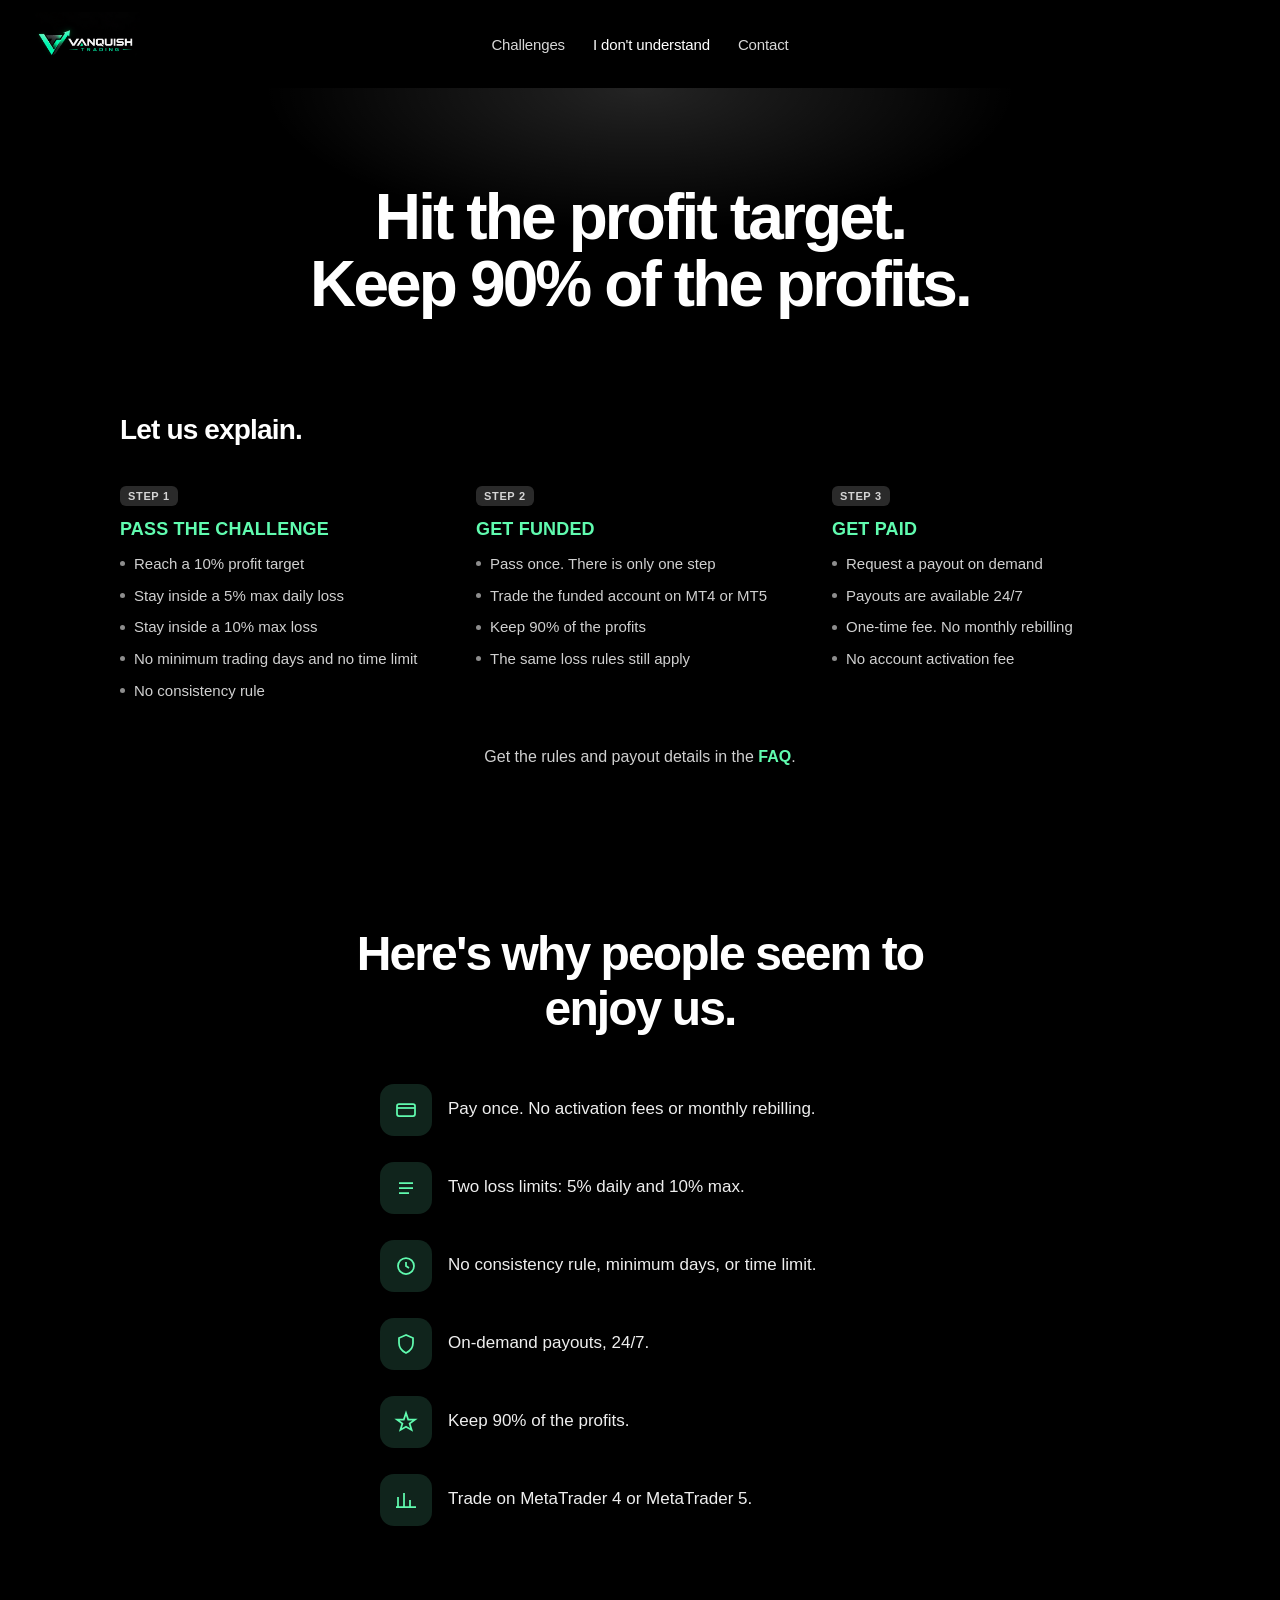
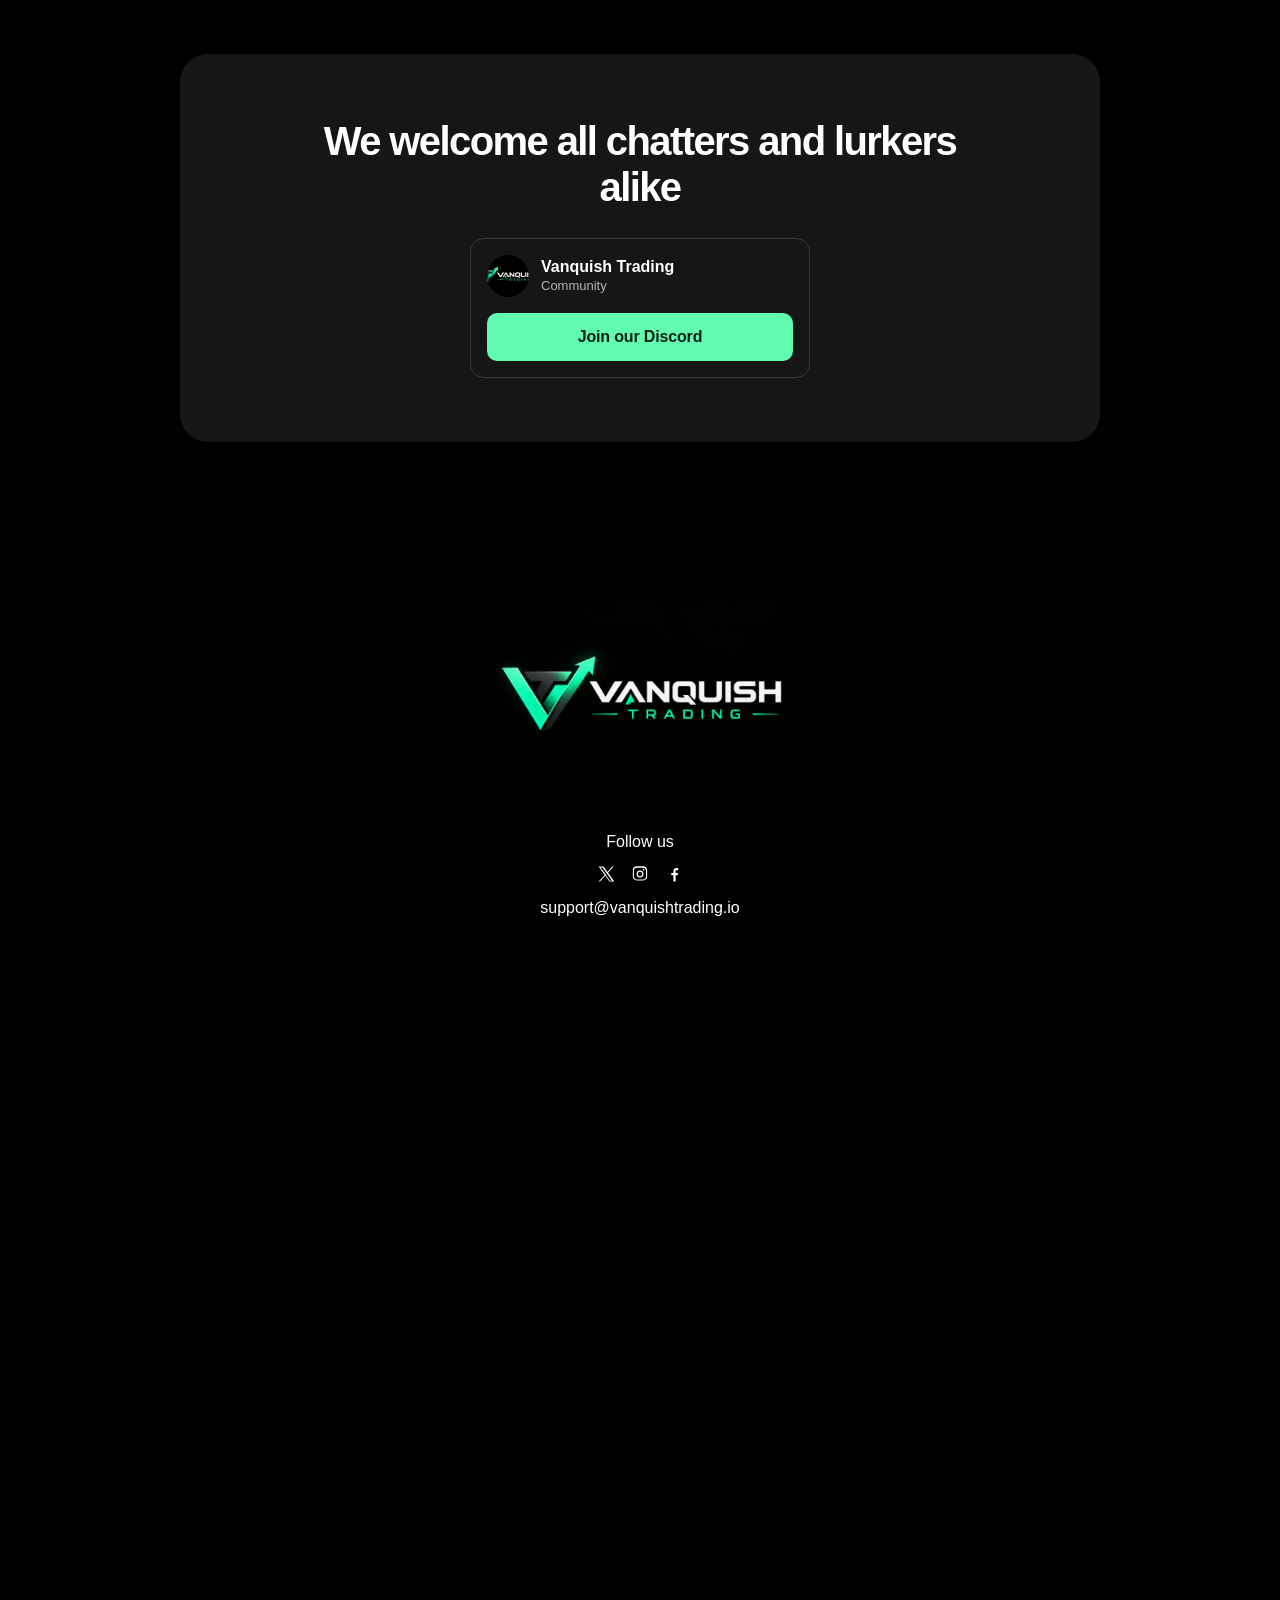
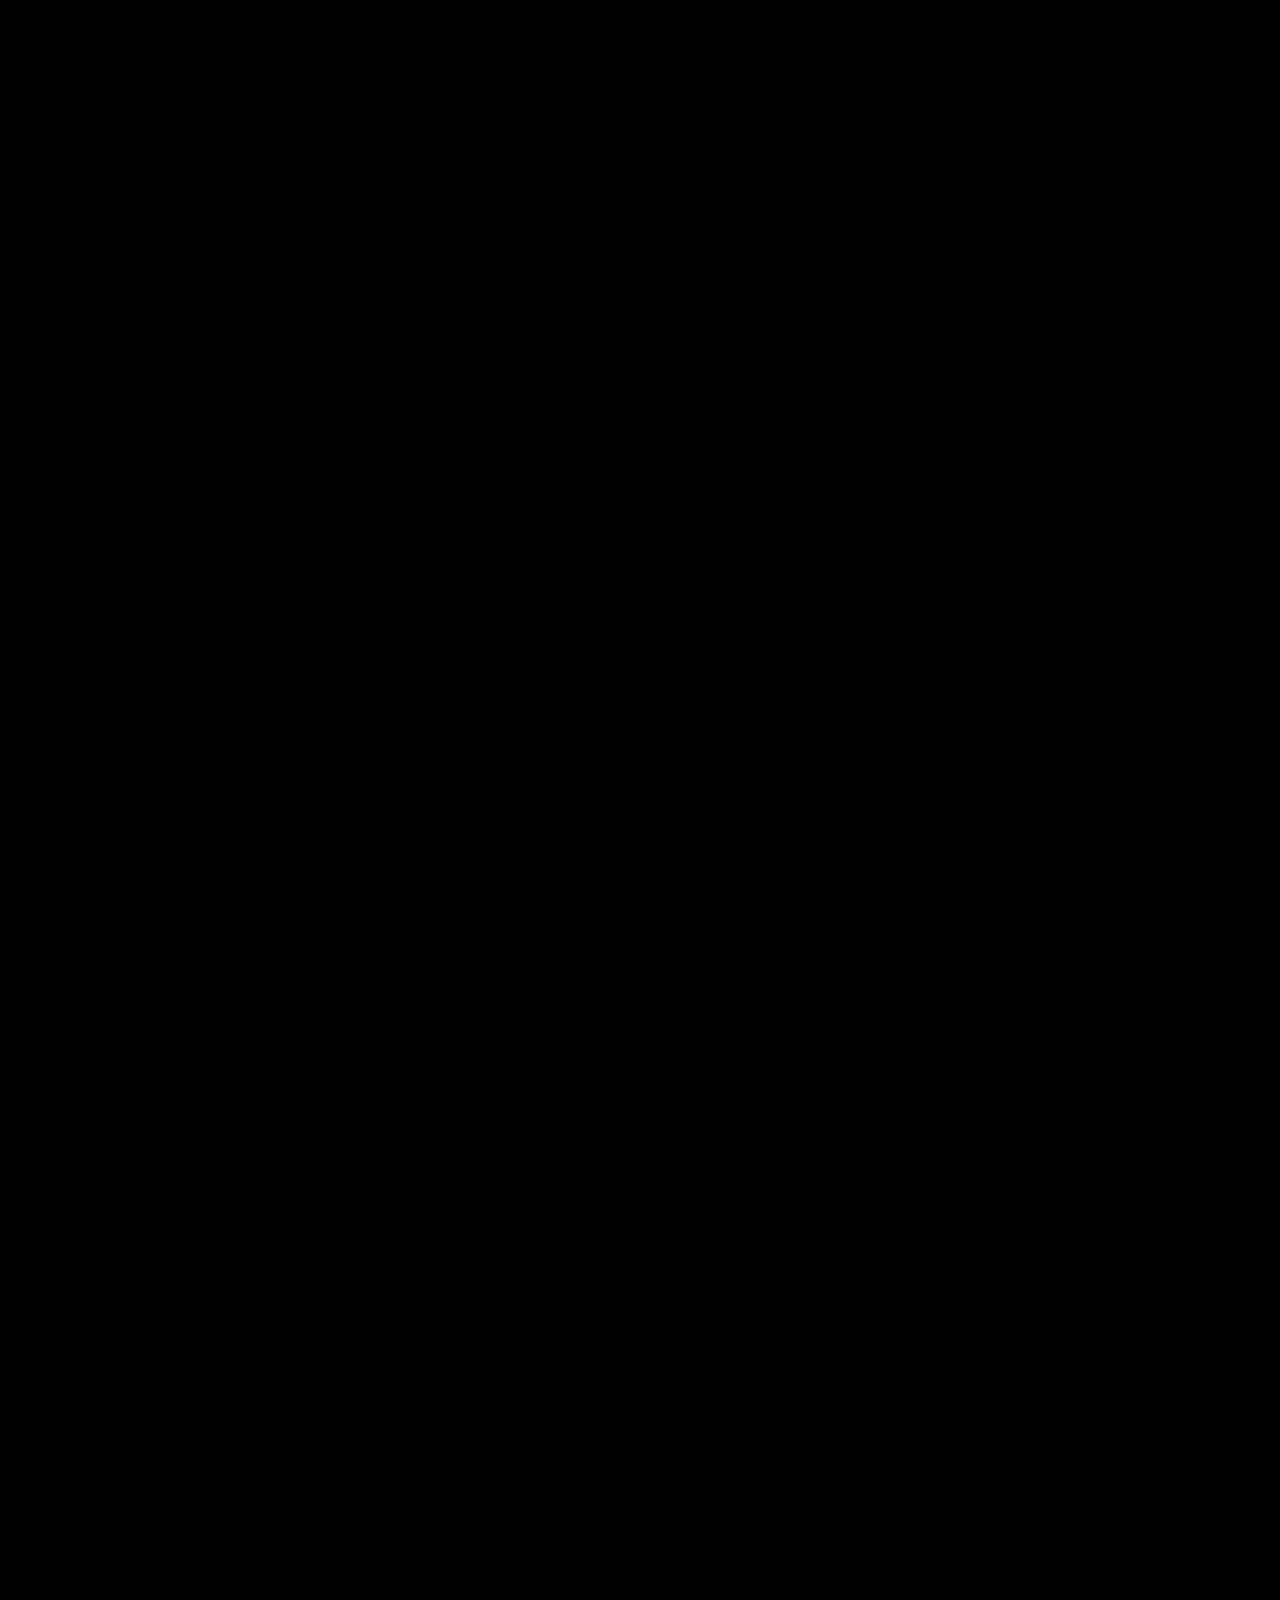
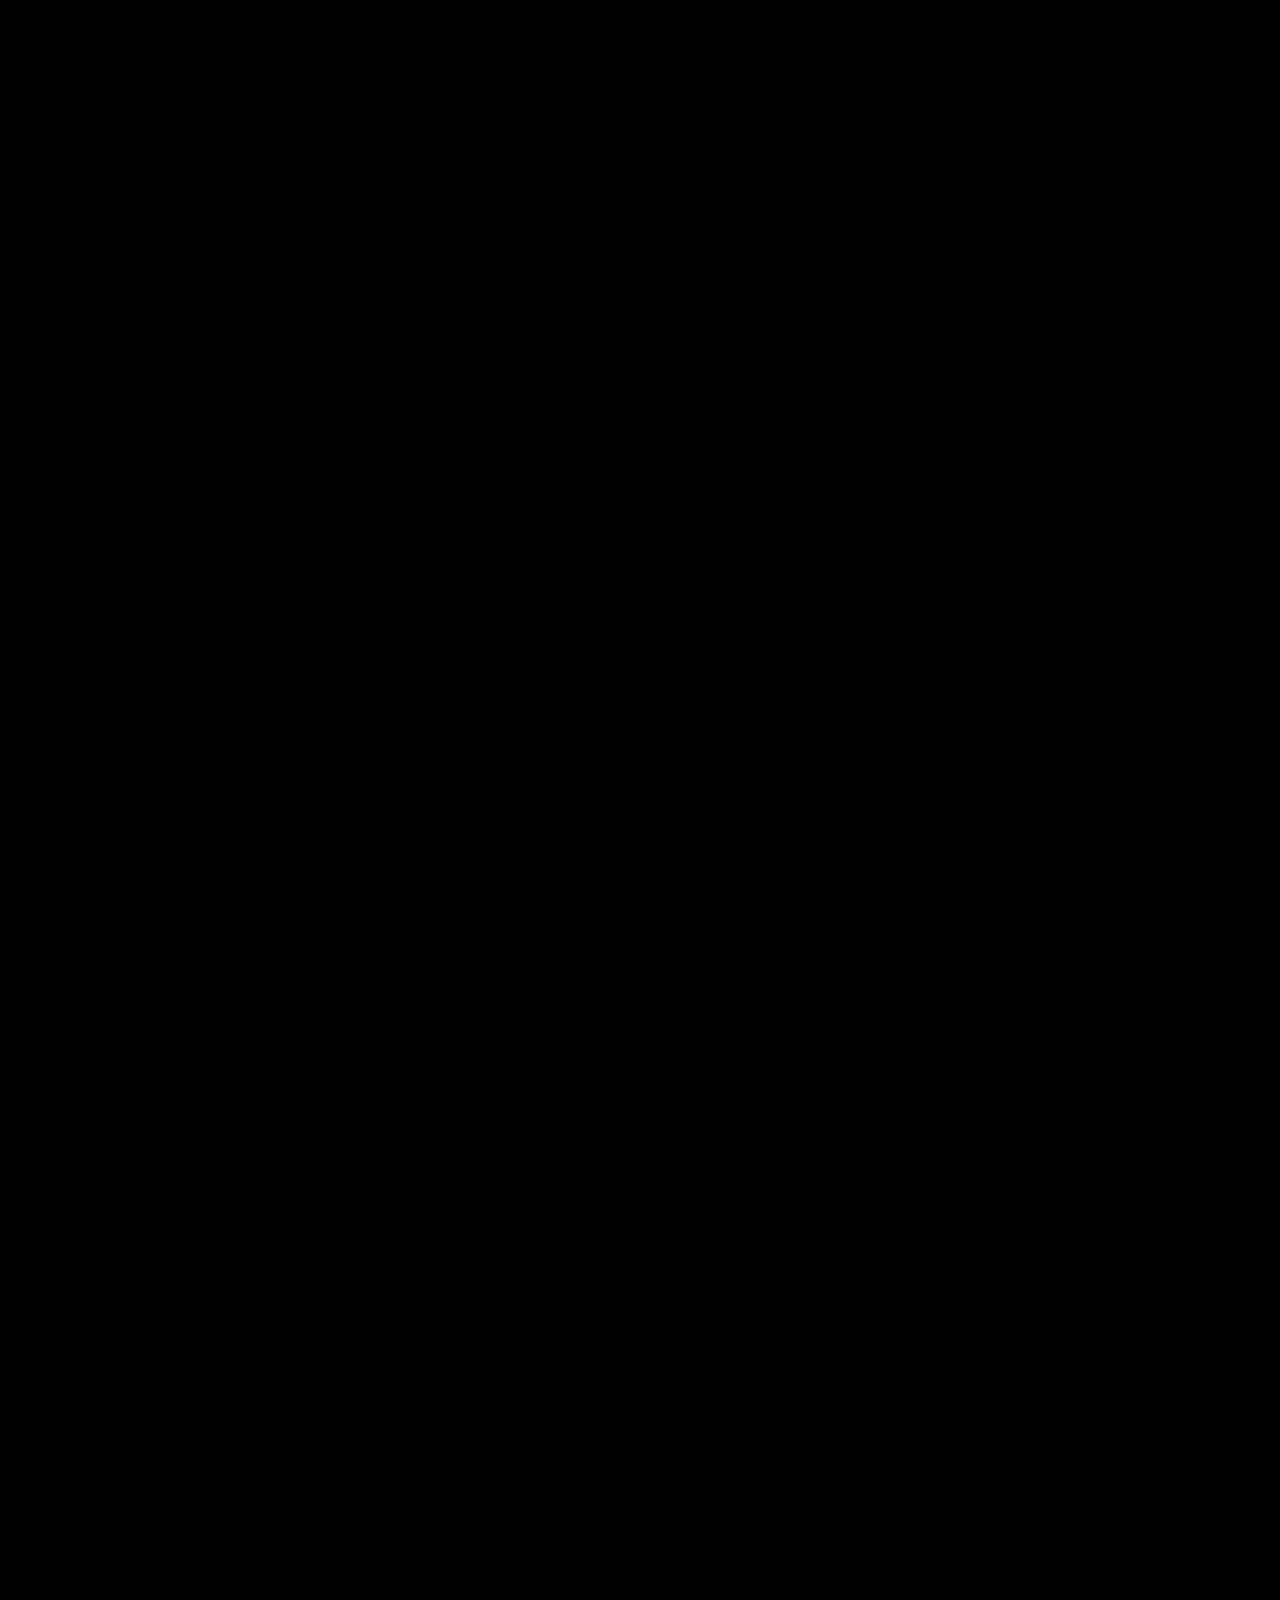
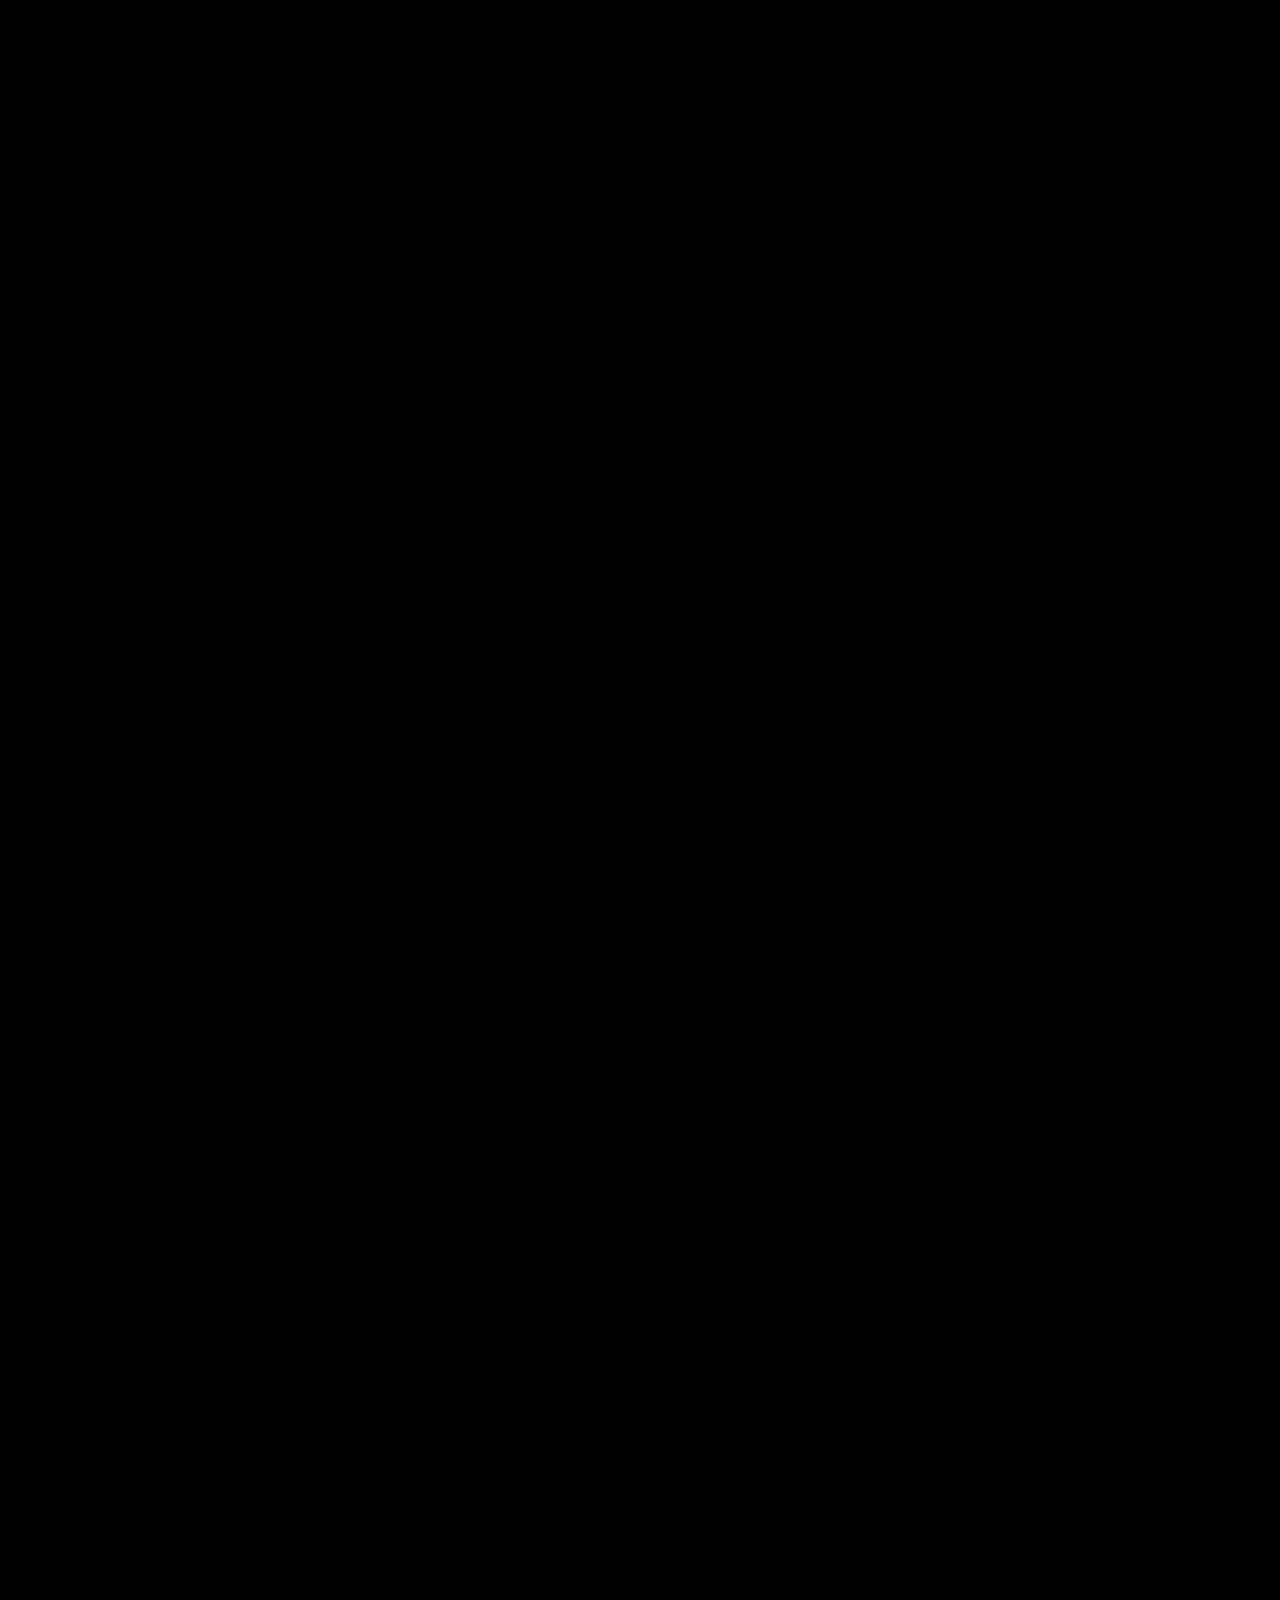
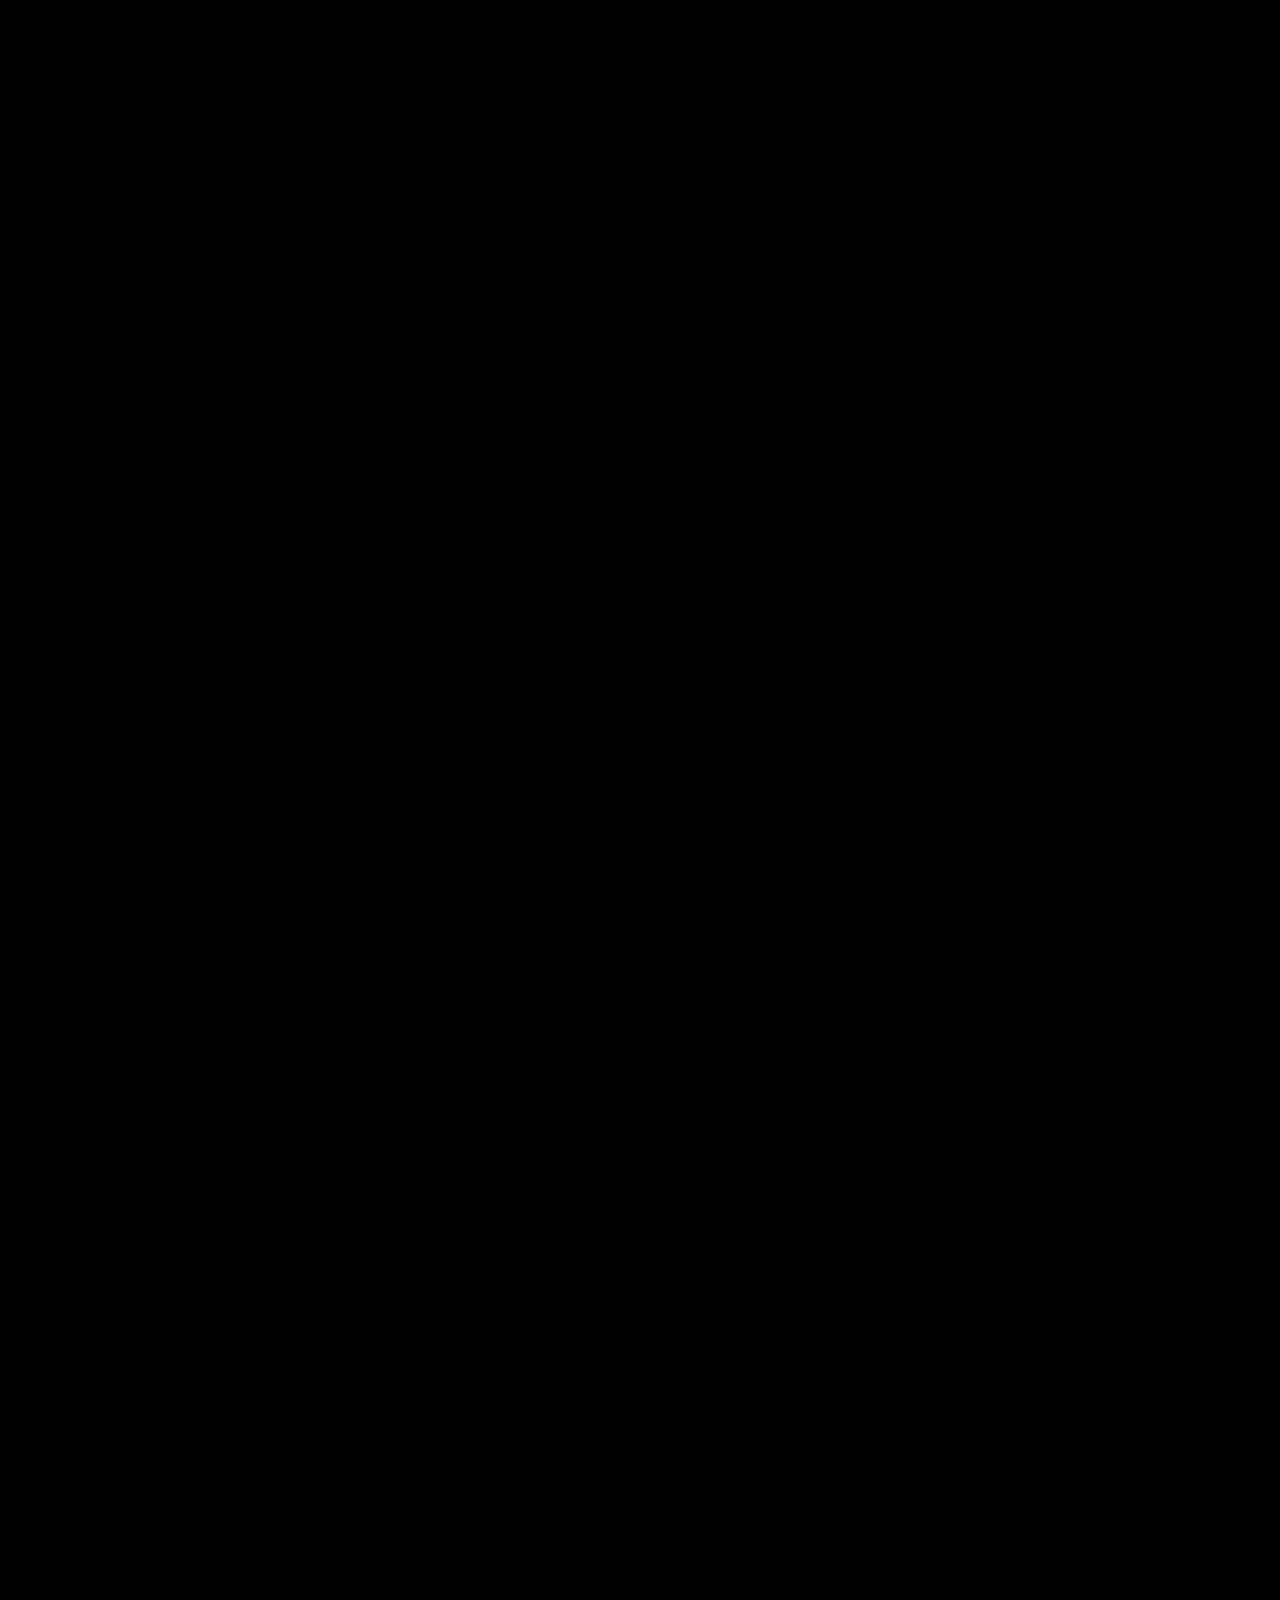
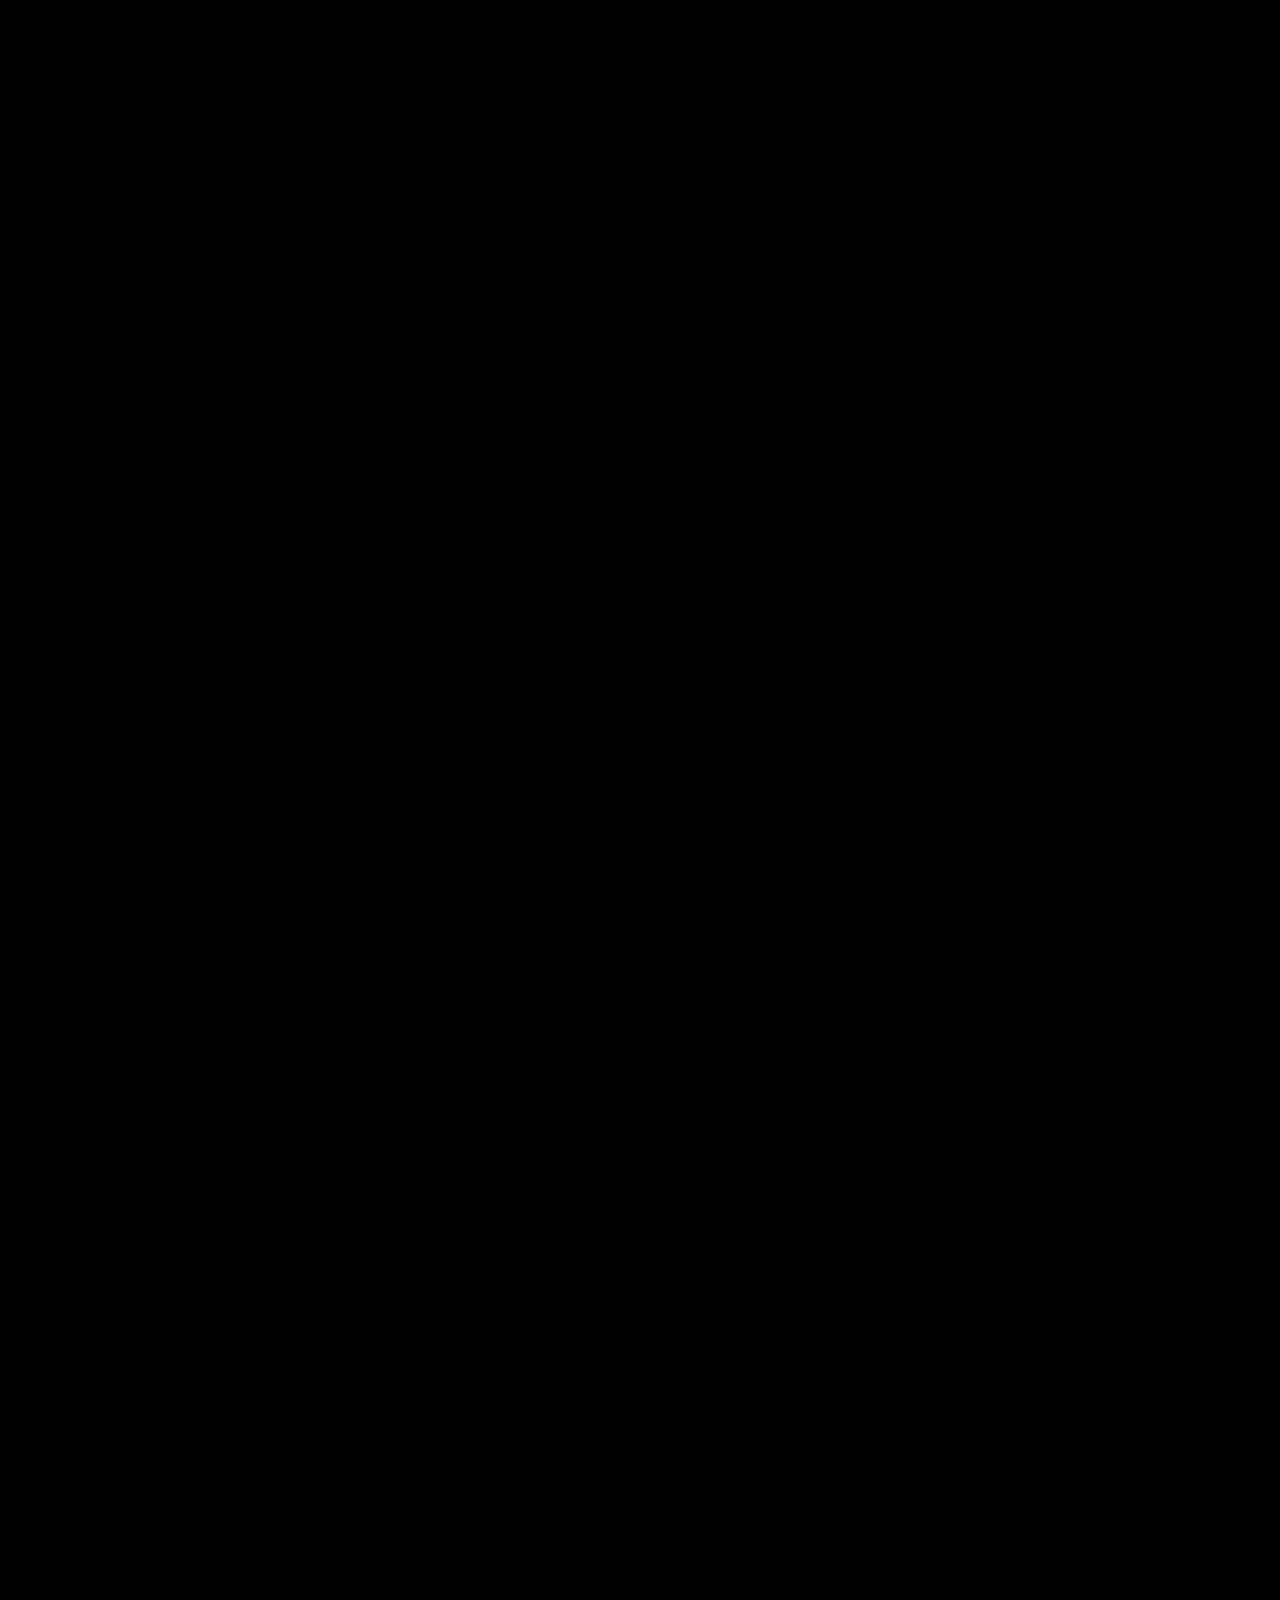
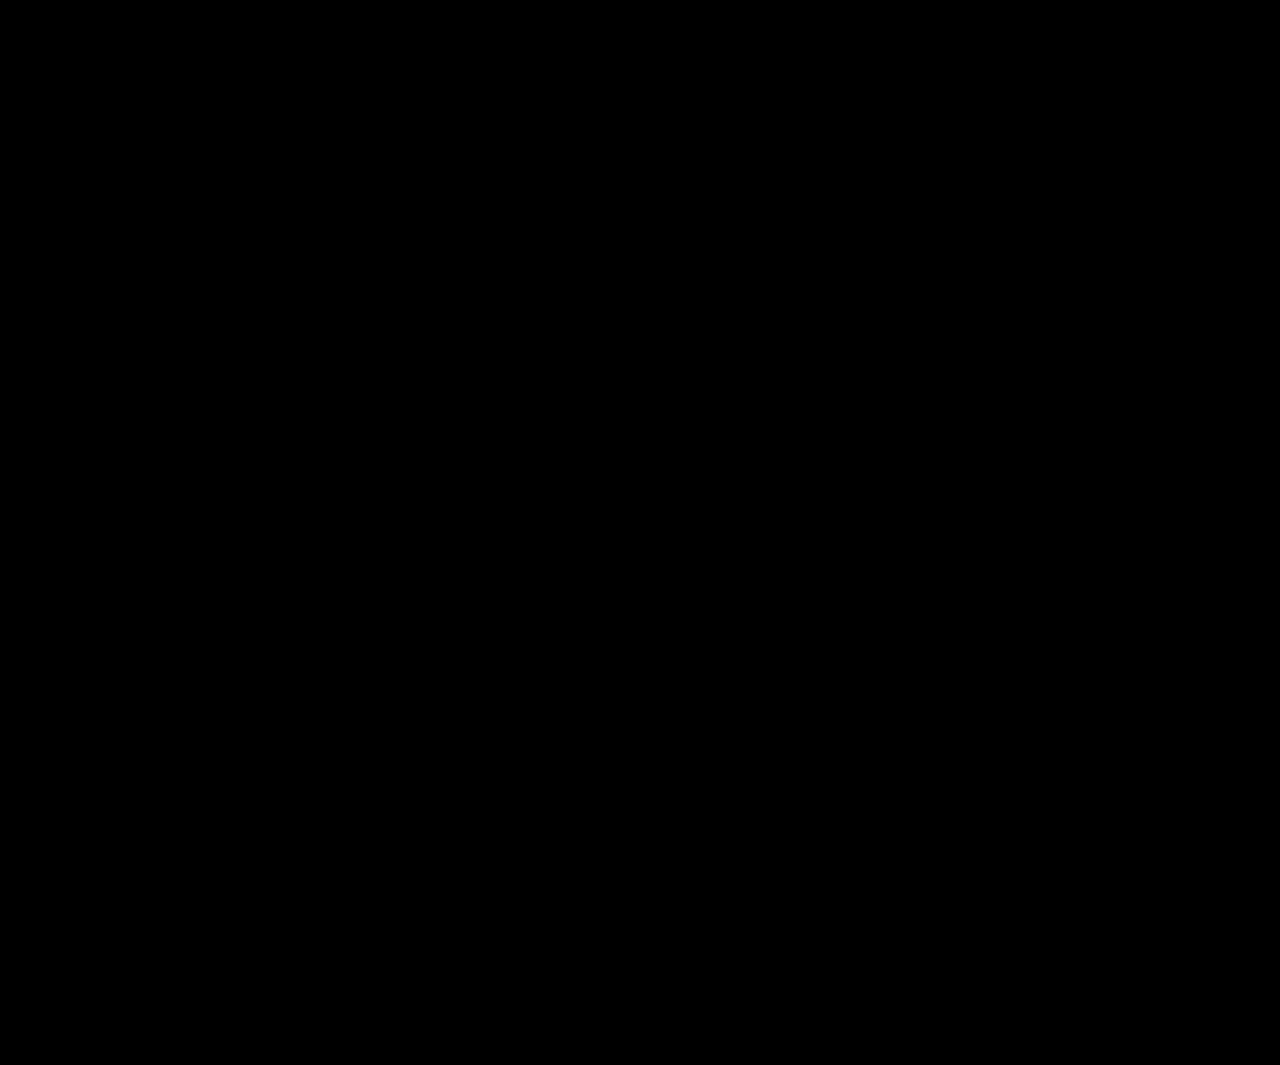
<file: about.html>
<!DOCTYPE html>
<html lang="en">
<head>
  <meta charset="UTF-8">
  <meta http-equiv="refresh" content="0; url=understand.html">
  <link rel="canonical" href="understand.html">
  <title>I don't understand · Vanquish Trading</title>
</head>
<body>
  <p><a href="understand.html">I don't understand</a></p>
</body>
</html>
</file>
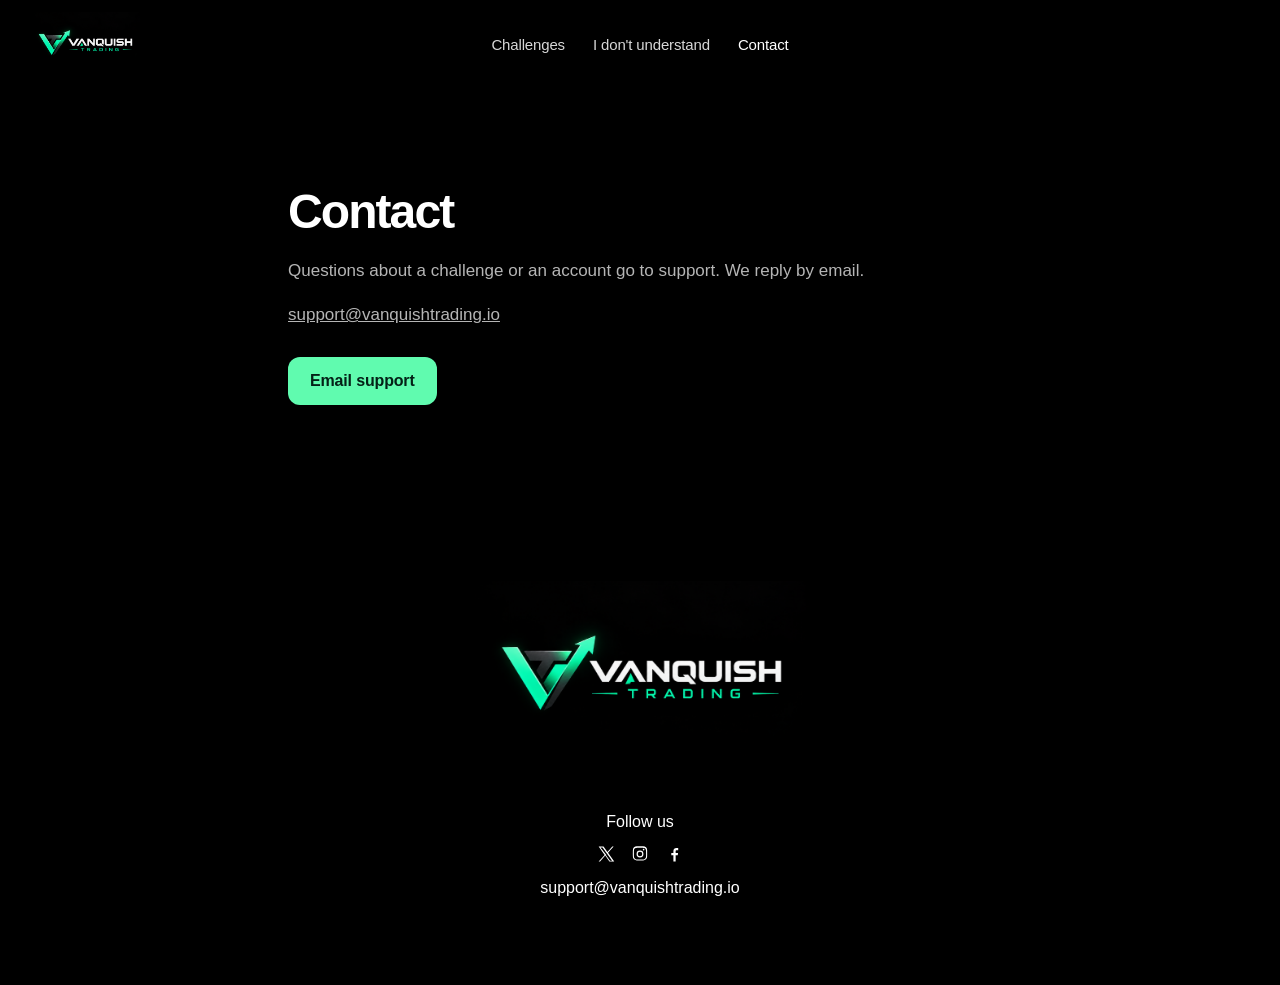
<file: contact.html>
<!DOCTYPE html>
<html lang="en">
<head>
  <meta charset="UTF-8">
  <meta name="viewport" content="width=device-width, initial-scale=1">
  <meta name="color-scheme" content="dark">
  <title>Contact · Vanquish Trading</title>
  <link rel="icon" href="logo.png">
  <link rel="stylesheet" href="styles.css">
</head>
<body>
  <header class="site-header">
    <a class="brand" href="index.html" aria-label="Vanquish Trading home">
      <img src="logo.png" alt="">
    </a>
    <nav class="site-nav" aria-label="Primary">
      <a href="index.html#plans">Challenges</a>
      <a href="understand.html">I don't understand</a>
      <a href="contact.html" aria-current="page">Contact</a>
    </nav>
    <button class="nav-toggle" type="button" aria-expanded="false" aria-label="Open menu">
      <span></span>
    </button>
  </header>

  <main class="page">
    <h1>Contact</h1>
    <p>Questions about a challenge or an account go to support. We reply by email.</p>
    <p><a class="email" href="mailto:support@vanquishtrading.io">support@vanquishtrading.io</a></p>
    <a class="btn btn-primary" href="mailto:support@vanquishtrading.io">Email support</a>
  </main>

  <footer class="site-footer">
    <div class="footer-inner">
      <img class="footer-logo" src="logo.png" alt="Vanquish Trading">
      <div class="follow">
        <p>Follow us</p>
        <div class="socials">
          <a href="https://x.com" aria-label="X" rel="noopener"><svg viewBox="0 0 24 24" aria-hidden="true"><path fill="currentColor" d="M14.7 10.3 22.2 2h-1.8l-6.5 7.4L8.7 2H2.2l8 11.3L2.2 22h1.8l7-8 5.5 8h6.5l-8.3-11.7Zm-2.5 2.8-.8-1.1L4.6 3.3h2.8l5.2 7.3.8 1.1 6.7 9.4h-2.8l-5.1-7Z"/></svg></a>
          <a href="https://instagram.com" aria-label="Instagram" rel="noopener"><svg viewBox="0 0 24 24" aria-hidden="true"><path fill="currentColor" d="M12 7.4A4.6 4.6 0 1 0 16.6 12 4.6 4.6 0 0 0 12 7.4Zm0 7.6A3 3 0 1 1 15 12a3 3 0 0 1-3 3Zm5.9-8.8a1.1 1.1 0 1 1-1.1-1.1 1.1 1.1 0 0 1 1.1 1.1ZM21.5 7a5.5 5.5 0 0 0-1.5-3.9A5.5 5.5 0 0 0 16.1 1.6C14.7 1.5 9.3 1.5 7.9 1.6A5.5 5.5 0 0 0 4 3.1 5.5 5.5 0 0 0 2.5 7c-.1 1.4-.1 6.8 0 8.2a5.5 5.5 0 0 0 1.5 3.9 5.5 5.5 0 0 0 3.9 1.5c1.4.1 6.8.1 8.2 0a5.5 5.5 0 0 0 3.9-1.5 5.5 5.5 0 0 0 1.5-3.9c.1-1.4.1-6.8 0-8.2Zm-1.8 10a3.3 3.3 0 0 1-1.9 1.9c-1.3.5-4.4.4-5.8.4s-4.5.1-5.8-.4a3.3 3.3 0 0 1-1.9-1.9c-.5-1.3-.4-4.4-.4-5.8s-.1-4.5.4-5.8A3.3 3.3 0 0 1 6.2 4c1.3-.5 4.4-.4 5.8-.4s4.5-.1 5.8.4A3.3 3.3 0 0 1 19.7 6c.5 1.3.4 4.4.4 5.8s.1 4.5-.4 5.2Z"/></svg></a>
          <a href="https://facebook.com" aria-label="Facebook" rel="noopener"><svg viewBox="0 0 24 24" aria-hidden="true"><path fill="currentColor" d="M14.2 22v-8.2h2.8l.4-3.2h-3.2V8.6c0-.9.3-1.6 1.6-1.6H17.6V4.1A22 22 0 0 0 15.2 4c-2.4 0-4 1.5-4 4.1v2.5H8.4v3.2H11.2V22h3Z"/></svg></a>
        </div>
        <a class="email" href="mailto:support@vanquishtrading.io">support@vanquishtrading.io</a>
      </div>
    </div>
  </footer>
  <script src="site.js"></script>
</body>
</html>
</file>
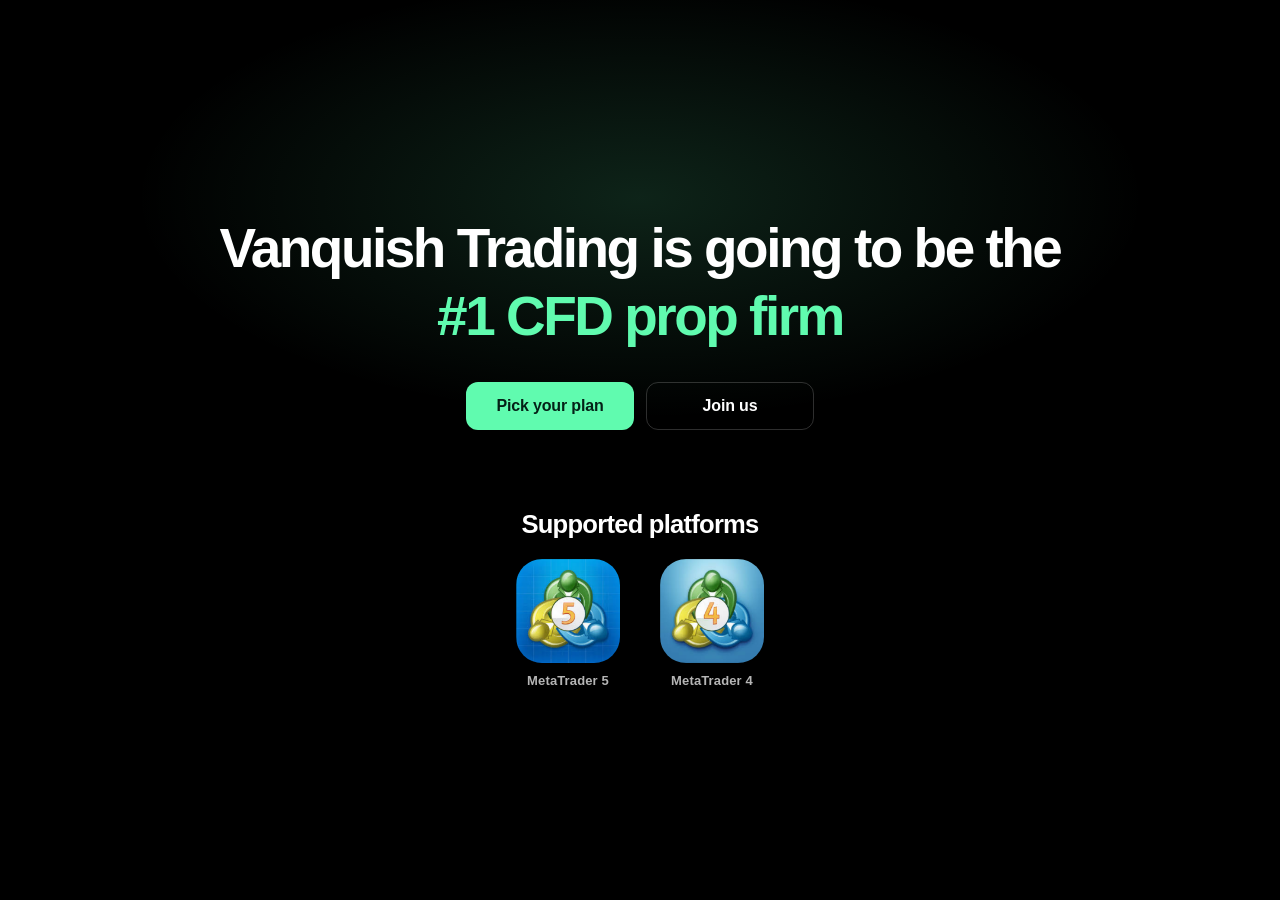
<file: hero.html>
<!DOCTYPE html>
<html lang="en">
<head>
  <meta charset="UTF-8">
  <meta name="viewport" content="width=device-width, initial-scale=1">
  <meta name="color-scheme" content="dark">
  <title>Vanquish Trading</title>
  <style>
    :root {
      --bg: #000000;
      --accent: #60fbaf;
      --accent-ink: #042117;
      --text: #ffffff;
      --muted: #b5b5b5;
      --line: rgba(255, 255, 255, 0.18);
    }

    * { box-sizing: border-box; }

    body {
      margin: 0;
      background: var(--bg);
      color: var(--text);
      font-family: -apple-system, BlinkMacSystemFont, "Segoe UI", Roboto, Helvetica, Arial, sans-serif;
      -webkit-font-smoothing: antialiased;
    }

    .hero {
      container-type: inline-size;
      container-name: hero;
      display: flex;
      flex-direction: column;
      align-items: center;
      justify-content: center;
      min-height: 100vh;
      min-height: 100dvh;
      padding: 56px 16px 48px;
      padding-left: max(16px, env(safe-area-inset-left));
      padding-right: max(16px, env(safe-area-inset-right));
      text-align: center;
      background:
        radial-gradient(58% 36% at 50% 22%, rgba(96, 251, 175, 0.14), transparent 68%),
        var(--bg);
    }

    .hero-copy {
      display: flex;
      flex-direction: column;
      align-items: center;
      width: 100%;
      max-width: 920px;
    }

    .hero-title {
      margin: 0;
      font-size: clamp(32px, 8.4cqi, 44px);
      font-weight: 700;
      letter-spacing: -0.045em;
      line-height: 1.05;
      text-wrap: balance;
    }

    .hero-lead,
    .hero-accent {
      display: block;
    }

    .hero-accent {
      margin-top: 10px;
      color: var(--accent);
    }

    .hero-actions {
      display: flex;
      flex-wrap: wrap;
      justify-content: center;
      gap: 12px;
      width: 100%;
      max-width: 420px;
      margin-top: 32px;
    }

    .btn {
      display: inline-flex;
      align-items: center;
      justify-content: center;
      min-height: 48px;
      padding: 12px 22px;
      border-radius: 12px;
      font: inherit;
      font-size: 16px;
      font-weight: 700;
      letter-spacing: -0.01em;
      line-height: 1;
      text-decoration: none;
      cursor: pointer;
      -webkit-tap-highlight-color: transparent;
    }

    .btn-primary {
      border: 0;
      background: var(--accent);
      color: var(--accent-ink);
    }

    .btn-primary:active { background: #35e696; }

    .btn-ghost {
      border: 1px solid var(--line);
      background: transparent;
      color: var(--text);
    }

    .btn-ghost:active {
      border-color: var(--accent);
      color: var(--accent);
    }

    .btn:focus-visible {
      outline: 2px solid #ffffff;
      outline-offset: 3px;
    }

    .platforms {
      width: 100%;
      padding-top: 64px;
    }

    .platforms-label {
      margin: 0 0 20px;
      font-size: clamp(20px, 2vw, 26px);
      font-weight: 700;
      letter-spacing: -0.03em;
    }

    .platform-list {
      display: flex;
      justify-content: center;
      gap: 28px;
      margin: 0;
      padding: 0;
      list-style: none;
    }

    .platform {
      display: flex;
      flex-direction: column;
      align-items: center;
      gap: 10px;
      min-width: 96px;
    }

    .platform-icon {
      width: 84px;
      height: 84px;
      border-radius: 22px;
      background-image: url("mt4mt5.png");
      background-repeat: no-repeat;
      background-size: 364.672% 205.128%;
      box-shadow: 0 12px 32px rgba(0, 0, 0, 0.45);
    }

    .platform-icon-mt5 { background-position: 22.174% 42.547%; }
    .platform-icon-mt4 { background-position: 81.378% 42.547%; }

    .platform span {
      color: var(--muted);
      font-size: 13px;
      font-weight: 600;
      letter-spacing: 0.01em;
    }

    @container hero (min-width: 560px) {
      .hero { padding-top: 72px; padding-bottom: 64px; }
      .hero-actions { max-width: none; margin-top: 36px; }
      .btn { min-width: 168px; }
      .platforms { padding-top: 80px; }
      .platform-icon { width: 104px; height: 104px; border-radius: 26px; }
      .platform-list { gap: 40px; }
    }

    @container hero (min-width: 800px) {
      .hero-title { font-size: clamp(44px, 4.4cqi, 58px); }
      .hero-lead { white-space: nowrap; }
    }

    @container hero (max-width: 420px) {
      .hero-actions { flex-direction: column; }
      .btn { width: 100%; }
    }

    @media (hover: hover) and (pointer: fine) {
      .btn-primary:hover { background: #49f0a3; }
      .btn-ghost:hover {
        border-color: var(--accent);
        color: var(--accent);
      }
    }
  </style>
</head>
<body>
  <section class="hero" aria-labelledby="hero-title">
    <div class="hero-copy">
      <h1 class="hero-title" id="hero-title">
        <span class="hero-lead">Vanquish Trading is going to be the</span>
        <span class="hero-accent">#1 CFD prop firm</span>
      </h1>
      <div class="hero-actions">
        <a class="btn btn-primary" href="index.html">Pick your plan</a>
        <a class="btn btn-ghost" href="#join">Join us</a>
      </div>
    </div>

    <div class="platforms">
      <h2 class="platforms-label">Supported platforms</h2>
      <ul class="platform-list">
        <li class="platform">
          <span class="platform-icon platform-icon-mt5" role="img" aria-label="MetaTrader 5"></span>
          <span>MetaTrader 5</span>
        </li>
        <li class="platform">
          <span class="platform-icon platform-icon-mt4" role="img" aria-label="MetaTrader 4"></span>
          <span>MetaTrader 4</span>
        </li>
      </ul>
    </div>
  </section>
</body>
</html>
</file>
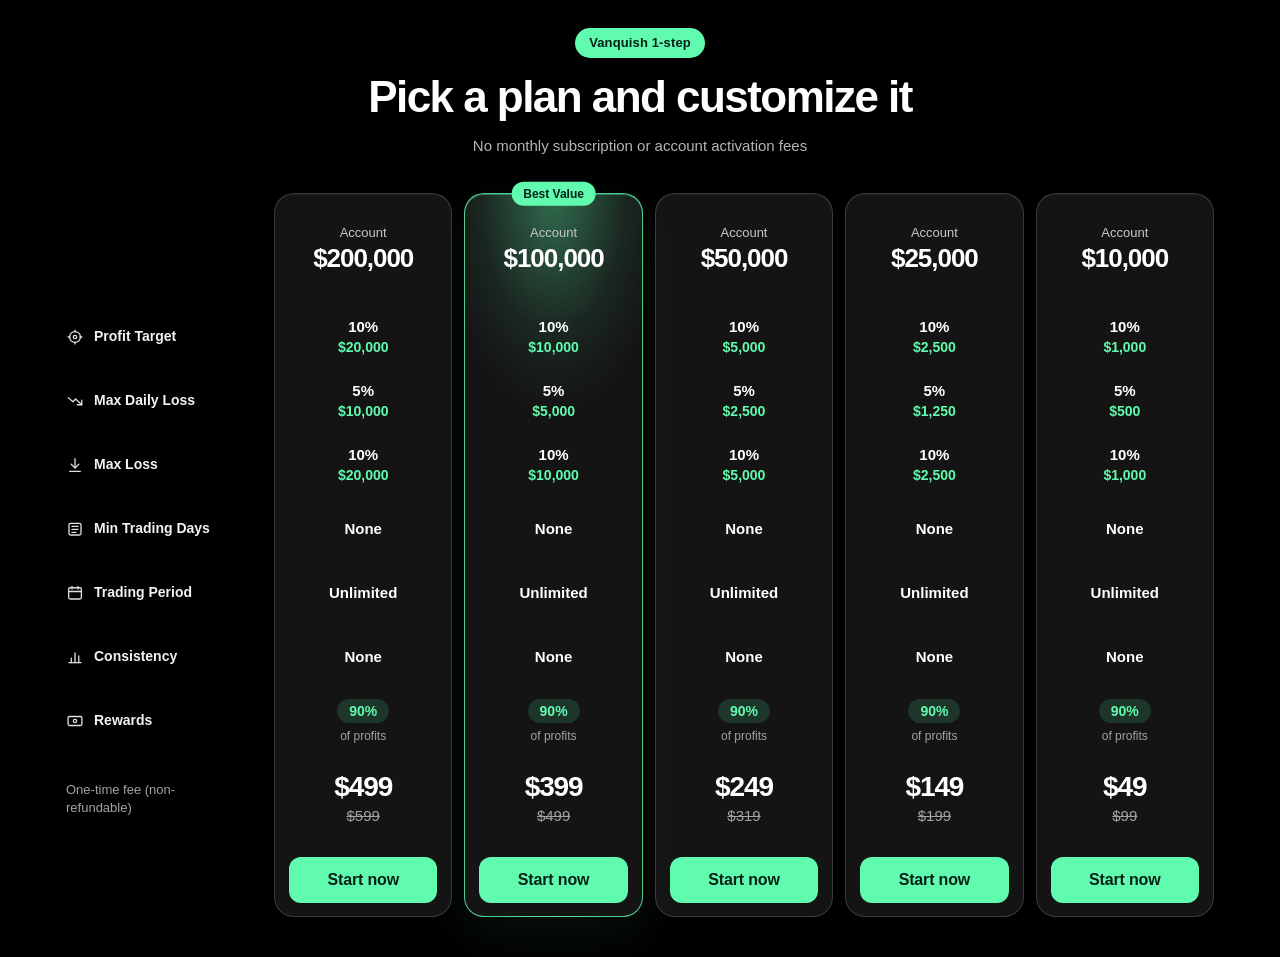
<file: pricing-products.html>
<!DOCTYPE html>
<html lang="en">
<head>
  <meta charset="UTF-8">
  <meta name="viewport" content="width=device-width, initial-scale=1">
  <meta name="color-scheme" content="dark">
  <title>Pricing from product blocks</title>
  <!--
    SQUARESPACE
    Do not paste this whole page into a code block.

    Leave the five product blocks in one section, and turn on the
    purchase button for each block. This rebuilds those blocks into
    the pricing table. Start now is that purchase button.

    Paste the <style> and the <script> into:
    Settings → Advanced → Code Injection → Footer

    It does not run while the page is in edit mode.
  -->
  <style>
    .pricing,
    .pricing *,
    .pricing *::before,
    .pricing *::after { box-sizing: border-box; }

    .pricing {
      --bg: #000;
      --card: #141414;
      --accent: #60fbaf;
      --accent-ink: #042117;
      --text: #fff;
      --muted: #a3a3a3;
      --line: rgba(255, 255, 255, 0.1);
      --card-line: rgba(255, 255, 255, 0.16);
      container-type: inline-size;
      container-name: pricing;
      width: 100%;
      padding: 28px 16px 40px;
      padding-left: max(16px, env(safe-area-inset-left));
      padding-right: max(16px, env(safe-area-inset-right));
      color: var(--text);
      font-family: -apple-system, BlinkMacSystemFont, "Segoe UI", Roboto, Helvetica, Arial, sans-serif;
      -webkit-font-smoothing: antialiased;
    }

    .pricing p,
    .pricing h1,
    .pricing h2 { margin: 0; }

    .pricing-intro {
      display: flex;
      flex-direction: column;
      align-items: center;
      gap: 14px;
      max-width: 720px;
      margin: 0 auto 18px;
      text-align: center;
    }

    .plan-pill {
      display: inline-flex;
      align-items: center;
      justify-content: center;
      margin: 0;
      padding: 7px 14px;
      border-radius: 999px;
      background: var(--accent);
      color: var(--accent-ink);
      font-size: 13px;
      font-weight: 700;
      line-height: 1.2;
      letter-spacing: 0.01em;
      white-space: nowrap;
    }

    .pricing-title {
      font-size: clamp(30px, 2vw + 20px, 44px);
      font-weight: 700;
      letter-spacing: -0.035em;
      line-height: 1.12;
    }

    .pricing-sub {
      max-width: 34em;
      color: #b5b5b5;
      font-size: 15px;
      font-weight: 500;
      line-height: 1.45;
    }

    .pricing .icon {
      width: 18px;
      height: 18px;
      flex: none;
      display: block;
    }

    .pricing-grid {
      display: flex;
      align-items: stretch;
      gap: 16px;
      width: 100%;
      margin: 0;
      padding: 2px 0 4px;
      overflow-x: auto;
      overscroll-behavior-x: contain;
      scroll-snap-type: x mandatory;
      scroll-behavior: smooth;
      scrollbar-width: none;
      -webkit-overflow-scrolling: touch;
    }

    .pricing-grid::-webkit-scrollbar { display: none; }

    .plan-nav {
      display: flex;
      justify-content: center;
      gap: 8px;
      margin: 0 auto 16px;
    }

    .plan-dot {
      width: 7px;
      height: 7px;
      padding: 0;
      border: 0;
      border-radius: 999px;
      background: rgba(255, 255, 255, 0.28);
      cursor: pointer;
    }

    .plan-dot.is-active { width: 18px; background: var(--accent); }

    .plan-dot:focus-visible,
    .pricing .sqs-add-to-cart-button:focus-visible {
      outline: 2px solid #fff;
      outline-offset: 3px;
    }

    .pricing .labels { display: none; }

    .pricing .card {
      position: relative !important;
      display: flex !important;
      flex: 0 0 100%;
      flex-direction: column;
      width: 100% !important;
      max-width: none !important;
      min-width: 0 !important;
      height: auto !important;
      margin: 14px 0 0 !important;
      padding: 22px 16px 16px !important;
      scroll-snap-align: start;
      scroll-snap-stop: always;
      background: var(--card) !important;
      border: 1px solid var(--card-line) !important;
      border-radius: 20px !important;
      box-shadow: inset 0 1px 0 rgba(255, 255, 255, 0.04);
      color: #fff !important;
      overflow: visible !important;
      transform: none !important;
    }

    .pricing .card[data-balance="10000"] { order: 1; }
    .pricing .card[data-balance="25000"] { order: 2; }
    .pricing .card[data-balance="50000"] { order: 3; }
    .pricing .card[data-balance="100000"] { order: 4; }
    .pricing .card[data-balance="200000"] { order: 5; }

    .pricing .card.featured {
      padding-top: 26px !important;
      border-color: rgba(96, 251, 175, 0.8) !important;
      background:
        radial-gradient(90% 42% at 50% 0%, rgba(96, 251, 175, 0.38), rgba(96, 251, 175, 0.08) 46%, transparent 72%),
        var(--card) !important;
      box-shadow: inset 0 1px 0 rgba(96, 251, 175, 0.35), 0 18px 50px rgba(96, 251, 175, 0.07);
    }

    .pricing .product-block-content { display: contents; }

    /* Squarespace author CSS beats the hidden attribute, so the product
       image was still a grid row. Hide every original child except the
       purchase control. */
    .pricing .product-block-content > :not(.card-head):not(.metric):not(.price-cell):not(.buy):not(.product-purchase-controls-wrapper):not(.sqs-add-to-cart-button-wrapper),
    .pricing .product-block .image-container,
    .pricing .product-block .productDetails,
    .pricing .product-block .product-title,
    .pricing .product-block .product-price,
    .pricing .product-block .sqs-product-mark-wrapper,
    .pricing .product-block .product-mark,
    .pricing .product-block .product-status-link,
    .pricing .product-block img,
    .pricing .product-block picture,
    .pricing .vq-off {
      display: none !important;
      visibility: hidden !important;
      position: absolute !important;
      width: 0 !important;
      height: 0 !important;
      margin: 0 !important;
      padding: 0 !important;
      overflow: hidden !important;
      pointer-events: none !important;
    }

    .pricing .badge {
      position: absolute;
      top: 0;
      left: 50%;
      z-index: 2;
      transform: translate(-50%, -50%);
      padding: 5px 12px;
      border-radius: 999px;
      background: var(--accent);
      color: var(--accent-ink);
      font-size: 12px;
      font-weight: 700;
      line-height: 1.2;
      white-space: nowrap;
    }

    .pricing .card-head {
      display: flex;
      flex-direction: column;
      align-items: center;
      justify-content: center;
      text-align: center;
      padding-bottom: 16px;
    }

    .pricing .eyebrow { color: #c8c8c8; font-size: 13px; font-weight: 500; }

    .pricing .balance {
      margin-top: 4px;
      font-size: 34px;
      font-weight: 700;
      letter-spacing: -0.04em;
      line-height: 1.1;
      white-space: nowrap;
      font-variant-numeric: tabular-nums;
    }

    .pricing .metric {
      display: flex;
      align-items: center;
      justify-content: space-between;
      gap: 12px;
      min-height: 52px;
      padding: 10px 0;
      border-top: 1px solid var(--line);
    }

    .pricing .name {
      display: flex;
      align-items: center;
      gap: 10px;
      min-width: 0;
      color: #f2f2f2;
      font-size: 14px;
      font-weight: 600;
      line-height: 1.25;
    }

    .pricing .name .icon { color: #e8e8e8; }

    .pricing .value {
      display: flex;
      flex-direction: column;
      align-items: flex-end;
      gap: 3px;
      text-align: right;
      font-variant-numeric: tabular-nums;
    }

    .pricing .value.has-hint {
      flex-direction: row;
      align-items: center;
      gap: 6px;
    }

    .pricing .pct {
      color: #fff;
      font-size: 15px;
      font-weight: 600;
      line-height: 1.2;
      white-space: nowrap;
    }

    .pricing .dollars {
      color: var(--accent);
      font-size: 14px;
      font-weight: 700;
      line-height: 1.2;
      white-space: nowrap;
    }

    .pricing .hint { color: var(--muted); font-size: 12px; font-weight: 500; white-space: nowrap; }

    .pricing .pill {
      display: inline-flex;
      align-items: center;
      justify-content: center;
      min-width: 52px;
      padding: 4px 10px;
      border-radius: 999px;
      background: rgba(96, 251, 175, 0.14);
      color: var(--accent);
      font-size: 14px;
      font-weight: 700;
    }

    .pricing .price-cell {
      display: flex;
      flex-direction: column;
      align-items: center;
      justify-content: center;
      margin-top: auto;
      padding-top: 16px;
      text-align: center;
    }

    .pricing .fee-note {
      max-width: 180px;
      margin-bottom: 6px;
      color: var(--muted);
      font-size: 12px;
      font-weight: 500;
      line-height: 1.35;
    }

    .pricing .price {
      color: #fff;
      font-size: 34px;
      font-weight: 700;
      letter-spacing: -0.04em;
      line-height: 1;
      white-space: nowrap;
      font-variant-numeric: tabular-nums;
    }

    .pricing .price-was {
      display: block;
      margin-top: 6px;
      color: var(--muted);
      font-size: 15px;
      font-weight: 500;
      text-decoration: line-through;
    }

    .pricing .buy,
    .pricing .product-purchase-controls-wrapper,
    .pricing .sqs-add-to-cart-button-wrapper {
      display: block !important;
      visibility: visible !important;
      width: 100%;
      margin: 14px 0 0 !important;
      padding: 0 !important;
    }

    .pricing .product-quantity-input-wrapper,
    .pricing .product-quantity-input { display: none !important; }

    .pricing .sqs-add-to-cart-button {
      appearance: none !important;
      display: flex !important;
      align-items: center;
      justify-content: center;
      width: 100% !important;
      min-height: 48px !important;
      margin: 0 !important;
      padding: 12px 16px !important;
      border: 0 !important;
      border-radius: 12px !important;
      background: var(--accent) !important;
      color: var(--accent-ink) !important;
      box-shadow: none !important;
      font-family: inherit !important;
      font-size: 16px !important;
      font-weight: 700 !important;
      letter-spacing: -0.01em !important;
      line-height: 1 !important;
      text-transform: none !important;
      cursor: pointer !important;
      opacity: 1 !important;
      visibility: visible !important;
    }

    .pricing .sqs-add-to-cart-button-inner,
    .pricing .add-to-cart-text {
      color: var(--accent-ink) !important;
      font: inherit !important;
      font-weight: 700 !important;
      text-transform: none !important;
    }

    .pricing .sqs-add-to-cart-button:active { background: #35e696 !important; }

    @media (hover: hover) and (pointer: fine) {
      .pricing .sqs-add-to-cart-button:hover { background: #49f0a3 !important; }
    }

    @media (max-width: 359px) {
      .pricing { padding-left: 10px; padding-right: 10px; }
    }

    @container pricing (max-width: 340px) {
      .pricing .card { padding-left: 12px !important; padding-right: 12px !important; }
      .pricing .metric { gap: 8px; }
      .pricing .name { font-size: 13px; gap: 8px; }
      .pricing .pct { font-size: 14px; }
      .pricing .balance { font-size: 30px; }
      .pricing .price { font-size: 30px; }
      .pricing .icon { width: 16px; height: 16px; }
    }

    @container pricing (min-width: 700px) {
      .pricing-grid {
        display: grid;
        grid-template-columns: 1fr 1fr;
        gap: 18px;
        max-width: 840px;
        margin: 0 auto;
        padding: 0;
        overflow: visible;
        scroll-snap-type: none;
      }

      .pricing .card {
        flex: initial;
        width: 100% !important;
        margin-top: 0 !important;
        scroll-snap-align: none;
        order: 0;
      }

      .pricing .card.featured { order: -1; }
      .pricing-intro { margin-bottom: 36px; }
      .plan-nav { display: none; }
    }

    @container pricing (min-width: 1060px) {
      @supports (grid-template-rows: subgrid) {
        .pricing-grid {
          grid-template-columns: 196px repeat(5, minmax(0, 1fr));
          grid-template-rows: 112px repeat(7, 64px) 92px 72px;
          column-gap: 12px;
          row-gap: 0;
          max-width: 1180px;
        }

        .pricing .labels {
          display: grid;
          grid-column: 1;
          grid-row: 1 / -1;
          grid-template-rows: subgrid;
        }

        .pricing .labels > * {
          display: flex;
          align-items: center;
          min-width: 0;
        }

        .pricing .label {
          gap: 10px;
          color: #f3f3f3;
          font-size: 14px;
          font-weight: 600;
          line-height: 1.25;
        }

        .pricing .label .icon { color: #dedede; }

        .pricing .labels .fee {
          max-width: 150px;
          color: var(--muted);
          font-size: 13px;
          font-weight: 500;
          line-height: 1.35;
        }

        .pricing .card,
        .pricing .card.featured,
        .pricing .card[data-balance] {
          display: grid !important;
          grid-row: 1 / -1 !important;
          grid-template-rows: subgrid;
          width: auto !important;
          margin: 0 !important;
          order: 0 !important;
          padding: 0 !important;
        }

        .pricing .card[data-balance="200000"] { grid-column: 2 !important; }
        .pricing .card[data-balance="100000"] { grid-column: 3 !important; }
        .pricing .card[data-balance="50000"] { grid-column: 4 !important; }
        .pricing .card[data-balance="25000"] { grid-column: 5 !important; }
        .pricing .card[data-balance="10000"] { grid-column: 6 !important; }

        .pricing .card-head,
        .pricing .metric,
        .pricing .price-cell { padding-left: 10px; padding-right: 10px; }
        .pricing .card-head { padding-bottom: 0; }
        .pricing .balance { font-size: 26px; }

        .pricing .metric {
          justify-content: center;
          min-height: 0;
          padding-top: 0;
          padding-bottom: 0;
          border-top: 0;
        }

        .pricing .metric .name {
          position: absolute;
          width: 1px;
          height: 1px;
          padding: 0;
          margin: -1px;
          overflow: hidden;
          clip: rect(0, 0, 0, 0);
          white-space: nowrap;
          border: 0;
        }

        .pricing .value,
        .pricing .value.has-hint {
          flex-direction: column;
          align-items: center;
          text-align: center;
        }

        .pricing .price-cell { margin: 0; padding-top: 0; }
        .pricing .price { font-size: 28px; }

        .pricing .fee-note {
          position: absolute;
          width: 1px;
          height: 1px;
          margin: -1px;
          overflow: hidden;
          clip: rect(0, 0, 0, 0);
        }

        .pricing .buy,
        .pricing .product-purchase-controls-wrapper {
          align-self: center;
          justify-self: center;
          width: calc(100% - 28px) !important;
          margin: 0 auto !important;
        }

        .pricing .sqs-add-to-cart-button { min-height: 46px !important; }
        .pricing .card { transition: border-color 160ms ease; }
        .pricing .card:hover { border-color: rgba(255, 255, 255, 0.22) !important; }
        .pricing .card.featured:hover { border-color: var(--accent) !important; }
      }
    }

    @container pricing (min-width: 1280px) {
      @supports (grid-template-rows: subgrid) {
        .pricing .balance { font-size: 30px; }
        .pricing .price { font-size: 32px; }
      }
    }

    @media (prefers-reduced-motion: reduce) {
      .pricing-grid { scroll-behavior: auto; }
      .pricing .card { transition: none; }
    }

    body { margin: 0; background: #000; }
    .preview { max-width: 1180px; margin: 0 auto; }
  </style>
</head>
<body data-preview="local">
  <div class="preview">
    <section>
      <div class="fluid-engine" id="source-products">
        <div class="fe-block"><div class="sqs-block" id="block-yui_3_17_2_1_1792019573642_531"><div class="product-block" data-product='{"title":"10k Challenge","onSale":true,"price":{"value":"99.00"},"salePrice":{"value":"49.00"}}'><div class="product-block-content"><div class="image-container" style="display:block !important"><a class="image-styles-wrapper" href="/shop/p/challenge"><img alt="Challenge card" src="data:image/svg+xml,%3Csvg xmlns='http://www.w3.org/2000/svg' width='300' height='420'%3E%3Crect width='300' height='420' fill='%23033'/%3E%3Ctext x='20' y='40' fill='%2360fbaf' font-size='24'%3EVANQUISH%3C/text%3E%3C/svg%3E"></a></div><a class="product-title" href="/shop/p/10k-challenge">10k Challenge</a><div class="productDetails"><div class="product-purchase-controls-wrapper"><button type="button" class="sqs-add-to-cart-button"><span class="sqs-add-to-cart-button-inner"><span class="add-to-cart-text">Purchase</span></span></button></div></div></div></div></div></div>
        <div class="fe-block"><div class="sqs-block" id="block-e749061536072ca7a477"><div class="product-block" data-product='{"title":"25k Challenge","onSale":true,"price":{"value":"199.00"},"salePrice":{"value":"149.00"}}'><div class="product-block-content"><div class="image-container" style="display:block !important"><a class="image-styles-wrapper" href="/shop/p/challenge"><img alt="Challenge card" src="data:image/svg+xml,%3Csvg xmlns='http://www.w3.org/2000/svg' width='300' height='420'%3E%3Crect width='300' height='420' fill='%23033'/%3E%3Ctext x='20' y='40' fill='%2360fbaf' font-size='24'%3EVANQUISH%3C/text%3E%3C/svg%3E"></a></div><a class="product-title" href="/shop/p/25k-challenge">25k Challenge</a><div class="productDetails"><div class="product-purchase-controls-wrapper"><button type="button" class="sqs-add-to-cart-button"><span class="sqs-add-to-cart-button-inner"><span class="add-to-cart-text">Purchase</span></span></button></div></div></div></div></div></div>
        <div class="fe-block"><div class="sqs-block" id="block-52afccbe1e7bc4af2ad1"><div class="product-block" data-product='{"title":"50k Challenge","onSale":true,"price":{"value":"319.00"},"salePrice":{"value":"249.00"}}'><div class="product-block-content"><div class="image-container" style="display:block !important"><a class="image-styles-wrapper" href="/shop/p/challenge"><img alt="Challenge card" src="data:image/svg+xml,%3Csvg xmlns='http://www.w3.org/2000/svg' width='300' height='420'%3E%3Crect width='300' height='420' fill='%23033'/%3E%3Ctext x='20' y='40' fill='%2360fbaf' font-size='24'%3EVANQUISH%3C/text%3E%3C/svg%3E"></a></div><a class="product-title" href="/shop/p/50k-challenge">50k Challenge</a><div class="productDetails"><div class="product-purchase-controls-wrapper"><button type="button" class="sqs-add-to-cart-button"><span class="sqs-add-to-cart-button-inner"><span class="add-to-cart-text">Purchase</span></span></button></div></div></div></div></div></div>
        <div class="fe-block"><div class="sqs-block" id="block-3518851e187dc811896e"><div class="product-block" data-product='{"title":"100k Challenge","onSale":true,"price":{"value":"499.00"},"salePrice":{"value":"399.00"}}'><div class="product-block-content"><div class="image-container" style="display:block !important"><a class="image-styles-wrapper" href="/shop/p/challenge"><img alt="Challenge card" src="data:image/svg+xml,%3Csvg xmlns='http://www.w3.org/2000/svg' width='300' height='420'%3E%3Crect width='300' height='420' fill='%23033'/%3E%3Ctext x='20' y='40' fill='%2360fbaf' font-size='24'%3EVANQUISH%3C/text%3E%3C/svg%3E"></a></div><a class="product-title" href="/shop/p/100k-challenge">100k Challenge</a><div class="productDetails"><div class="product-purchase-controls-wrapper"><button type="button" class="sqs-add-to-cart-button"><span class="sqs-add-to-cart-button-inner"><span class="add-to-cart-text">Purchase</span></span></button></div></div></div></div></div></div>
        <div class="fe-block"><div class="sqs-block" id="block-7cfb2d800bb6a3b2bfbd"><div class="product-block" data-product='{"title":"200k Challenge","onSale":true,"price":{"value":"599.00"},"salePrice":{"value":"499.00"}}'><div class="product-block-content"><div class="image-container" style="display:block !important"><a class="image-styles-wrapper" href="/shop/p/challenge"><img alt="Challenge card" src="data:image/svg+xml,%3Csvg xmlns='http://www.w3.org/2000/svg' width='300' height='420'%3E%3Crect width='300' height='420' fill='%23033'/%3E%3Ctext x='20' y='40' fill='%2360fbaf' font-size='24'%3EVANQUISH%3C/text%3E%3C/svg%3E"></a></div><a class="product-title" href="/shop/p/200k-challenge">200k Challenge</a><div class="productDetails"><div class="product-purchase-controls-wrapper"><button type="button" class="sqs-add-to-cart-button"><span class="sqs-add-to-cart-button-inner"><span class="add-to-cart-text">Purchase</span></span></button></div></div></div></div></div></div>
      </div>
    </section>
  </div>

  <script>
    (function () {
      var PLANS = [
        { id: "block-yui_3_17_2_1_1792019573642_531", balance: 10000 },
        { id: "block-e749061536072ca7a477", balance: 25000 },
        { id: "block-52afccbe1e7bc4af2ad1", balance: 50000 },
        { id: "block-3518851e187dc811896e", balance: 100000, featured: true },
        { id: "block-7cfb2d800bb6a3b2bfbd", balance: 200000 }
      ];

      function editing() {
        var body = document.body;
        return !body || body.classList.contains("sqs-edit-mode") || body.classList.contains("sqs-edit-mode-active") || window.location.pathname.indexOf("/config") === 0;
      }

      function money(amount) {
        var n = Number(amount);
        if (!isFinite(n)) return "";
        var cents = Math.round(n * 100) % 100 !== 0;
        return n.toLocaleString("en-US", { style: "currency", currency: "USD", minimumFractionDigits: cents ? 2 : 0, maximumFractionDigits: cents ? 2 : 0 });
      }

      function icon(body) {
        return '<svg class="icon" viewBox="0 0 24 24" aria-hidden="true" fill="none" stroke="currentColor" stroke-width="1.75" stroke-linecap="round" stroke-linejoin="round">' + body + "</svg>";
      }

      var ICONS = {
        target: icon('<circle cx="12" cy="12" r="7.25"/><circle cx="12" cy="12" r="2.25"/><path d="M12 2.75v2.5M12 18.75v2.5M2.75 12h2.5M18.75 12h2.5"/>'),
        daily: icon('<path d="M3 7.5 9.2 13l3.6-3.6L21 17"/><path d="M15 17h6v-6"/>'),
        loss: icon('<path d="M12 3.5v12"/><path d="m7 11 5 5 5-5"/><path d="M5 20.5h14"/>'),
        days: icon('<rect x="4" y="4.5" width="16" height="15.5" rx="2"/><path d="M8 8.5h8M8 12.5h8M8 16.5h5"/>'),
        calendar: icon('<rect x="3.5" y="5" width="17" height="15" rx="2"/><path d="M3.5 10h17M8 3.25v3.5M16 3.25v3.5"/>'),
        chart: icon('<path d="M4 19.5h16"/><path d="M7 19.5v-6M12 19.5V6.5M17 19.5v-9"/>'),
        reward: icon('<rect x="2.75" y="6" width="18.5" height="12" rx="2"/><circle cx="12" cy="12" r="2.25"/>')
      };

      function readOffer(product) {
        var data = {};
        try { data = JSON.parse(product.getAttribute("data-product") || "{}"); } catch (e) {}
        var list = data.price && data.price.value;
        var sale = data.onSale && data.salePrice && data.salePrice.value;
        return { list: list, sale: sale || list, onSale: !!(data.onSale && sale && Number(sale) < Number(list)) };
      }

      function metric(svg, label, primary, secondary) {
        var node = document.createElement("div");
        node.className = "metric";
        node.innerHTML = '<span class="name">' + svg + label + '</span><span class="value">' + primary + (secondary || "") + "</span>";
        return node;
      }

      function buildCard(product, plan) {
        var offer = readOffer(product);
        var balance = plan.balance;
        var content = product.querySelector(".product-block-content") || product;
        var purchase = product.querySelector(".product-purchase-controls-wrapper") || product.querySelector(".sqs-add-to-cart-button-wrapper");
        var button = product.querySelector(".sqs-add-to-cart-button");
        var text = product.querySelector(".add-to-cart-text");

        product.classList.add("card");
        product.setAttribute("data-balance", String(balance));
        product.setAttribute("aria-label", money(balance) + " account" + (plan.featured ? ", best value" : ""));
        if (plan.featured) product.classList.add("featured");

        Array.prototype.forEach.call(product.querySelectorAll("a.product-title, a.image-styles-wrapper, a.product-status-link, a[href*='/shop/p/']"), function (link) {
          link.removeAttribute("href");
          link.setAttribute("tabindex", "-1");
        });

        var head = document.createElement("header");
        head.className = "card-head";
        head.innerHTML = '<p class="eyebrow">Account</p><h2 class="balance">' + money(balance) + "</h2>";

        var rows = [
          metric(ICONS.target, "Profit Target", '<span class="pct">10%</span>', '<span class="dollars">' + money(balance * 0.1) + "</span>"),
          metric(ICONS.daily, "Max Daily Loss", '<span class="pct">5%</span>', '<span class="dollars">' + money(balance * 0.05) + "</span>"),
          metric(ICONS.loss, "Max Loss", '<span class="pct">10%</span>', '<span class="dollars">' + money(balance * 0.1) + "</span>"),
          metric(ICONS.days, "Min Trading Days", '<span class="pct">None</span>'),
          metric(ICONS.calendar, "Trading Period", '<span class="pct">Unlimited</span>'),
          metric(ICONS.chart, "Consistency", '<span class="pct">None</span>'),
          metric(ICONS.reward, "Rewards", '<span class="pill">90%</span><span class="hint">of profits</span>')
        ];
        rows[6].querySelector(".value").classList.add("has-hint");

        var price = document.createElement("div");
        price.className = "price-cell";
        price.innerHTML = '<p class="fee-note">One-time fee (non-refundable)</p><p class="price">' + money(offer.sale) + "</p>" + (offer.onSale ? '<p class="price-was">' + money(offer.list) + "</p>" : "");

        content.appendChild(head);
        rows.forEach(function (row) { content.appendChild(row); });
        content.appendChild(price);

        if (purchase) {
          purchase.classList.add("buy");
          content.appendChild(purchase);
        }

        var keep = [head, price];
        rows.forEach(function (row) { keep.push(row); });
        if (purchase) keep.push(purchase);
        Array.prototype.forEach.call(content.children, function (node) {
          if (keep.indexOf(node) !== -1) return;
          if (purchase && (node === purchase || node.contains(purchase) || purchase.contains(node))) return;
          node.classList.add("vq-off");
          node.hidden = true;
          node.style.setProperty("display", "none", "important");
        });
        if (text) text.textContent = "Start now";
        if (button) button.setAttribute("aria-label", "Start now with the " + money(balance) + " account");
        if (plan.featured) {
          var badge = document.createElement("span");
          badge.className = "badge";
          badge.textContent = "Best Value";
          product.appendChild(badge);
        }
      }

      function labels() {
        var wrap = document.createElement("div");
        wrap.className = "labels";
        wrap.setAttribute("aria-hidden", "true");
        var items = [
          ["", ""],
          [ICONS.target, "Profit Target"],
          [ICONS.daily, "Max Daily Loss"],
          [ICONS.loss, "Max Loss"],
          [ICONS.days, "Min Trading Days"],
          [ICONS.calendar, "Trading Period"],
          [ICONS.chart, "Consistency"],
          [ICONS.reward, "Rewards"],
          ["", "One-time fee (non-refundable)"],
          ["", ""]
        ];
        items.forEach(function (item, index) {
          var cell = document.createElement("div");
          if (item[1] && index !== 8) {
            cell.className = "label";
            cell.innerHTML = item[0] + "<span>" + item[1] + "</span>";
          } else if (index === 8) {
            cell.className = "label fee";
            cell.textContent = item[1];
          }
          wrap.appendChild(cell);
        });
        return wrap;
      }

      function init(found) {
        if (document.querySelector(".pricing")) return;
        var first = found[0].block;
        var engine = first.closest(".fluid-engine");
        var pricing = document.createElement("section");
        var nav = document.createElement("div");
        var grid = document.createElement("div");
        pricing.className = "pricing";
        pricing.setAttribute("aria-label", "Account pricing");
        nav.className = "plan-nav";
        grid.className = "pricing-grid";
        grid.tabIndex = 0;
        grid.setAttribute("aria-label", "Account plans. Swipe sideways to see the next size.");
        grid.appendChild(labels());

        found.forEach(function (item, index) {
          var product = item.block.querySelector(".product-block") || item.block;
          buildCard(product, item.plan);
          grid.appendChild(product);
          var dot = document.createElement("button");
          dot.type = "button";
          dot.className = "plan-dot" + (index === 0 ? " is-active" : "");
          dot.setAttribute("aria-label", "Show the " + money(item.plan.balance) + " account");
          if (index === 0) dot.setAttribute("aria-current", "true");
          nav.appendChild(dot);
        });

        var intro = document.createElement("header");
        var pill = document.createElement("p");
        var title = document.createElement("h1");
        var sub = document.createElement("p");
        intro.className = "pricing-intro";
        pill.className = "plan-pill";
        pill.textContent = "Vanquish 1-step";
        title.className = "pricing-title";
        title.textContent = "Pick a plan and customize it";
        sub.className = "pricing-sub";
        sub.textContent = "No monthly subscription or account activation fees";
        intro.appendChild(pill);
        intro.appendChild(title);
        intro.appendChild(sub);
        pricing.appendChild(intro);
        pricing.appendChild(nav);
        pricing.appendChild(grid);
        var anchor = engine || first;
        anchor.parentNode.insertBefore(pricing, anchor);
        if (engine) engine.style.display = "none";

        pricing.addEventListener("click", function (event) {
          var link = event.target.closest("a");
          if (!link || link.closest(".sqs-add-to-cart-button")) return;
          if (link.classList.contains("product-title") || link.classList.contains("image-styles-wrapper") || link.classList.contains("product-status-link")) {
            event.preventDefault();
            event.stopPropagation();
          }
        }, true);

        var cards = Array.prototype.slice.call(grid.querySelectorAll(".card"));
        var dots = Array.prototype.slice.call(nav.children);

        function ordered() {
          return cards.slice().sort(function (a, b) { return a.getBoundingClientRect().left - b.getBoundingClientRect().left; });
        }

        function update() {
          var origin = grid.getBoundingClientRect().left;
          var best = Infinity;
          var active = 0;
          ordered().forEach(function (card, i) {
            var distance = Math.abs(card.getBoundingClientRect().left - origin);
            if (distance < best) { best = distance; active = i; }
          });
          dots.forEach(function (dot, i) {
            var on = i === active;
            dot.classList.toggle("is-active", on);
            if (on) dot.setAttribute("aria-current", "true");
            else dot.removeAttribute("aria-current");
          });
        }

        dots.forEach(function (dot, index) {
          dot.addEventListener("click", function () {
            var card = ordered()[index];
            if (!card) return;
            grid.scrollTo({
              left: grid.scrollLeft + (card.getBoundingClientRect().left - grid.getBoundingClientRect().left),
              behavior: window.matchMedia("(prefers-reduced-motion: reduce)").matches ? "auto" : "smooth"
            });
          });
        });

        grid.addEventListener("scroll", update, { passive: true });
        window.addEventListener("resize", update);
        update();

        if (document.body.getAttribute("data-preview") === "local") {
          pricing.addEventListener("click", function (event) {
            var button = event.target.closest(".sqs-add-to-cart-button");
            if (!button || !button.closest(".product-block")) return;
            var label = button.querySelector(".add-to-cart-text");
            if (label) label.textContent = "Added!";
          });
        }
      }

      function boot(tries) {
        if (editing()) return;
        var found = PLANS.map(function (plan) {
          return { plan: plan, block: document.getElementById(plan.id) };
        }).filter(function (item) { return item.block; });
        if (found.length < PLANS.length && tries < 25) {
          window.setTimeout(function () { boot(tries + 1); }, 200);
          return;
        }
        if (!found.length) return;
        init(found);
      }

      if (document.readyState === "loading") document.addEventListener("DOMContentLoaded", function () { boot(0); });
      else boot(0);
    })();
  </script>
</body>
</html>
</file>
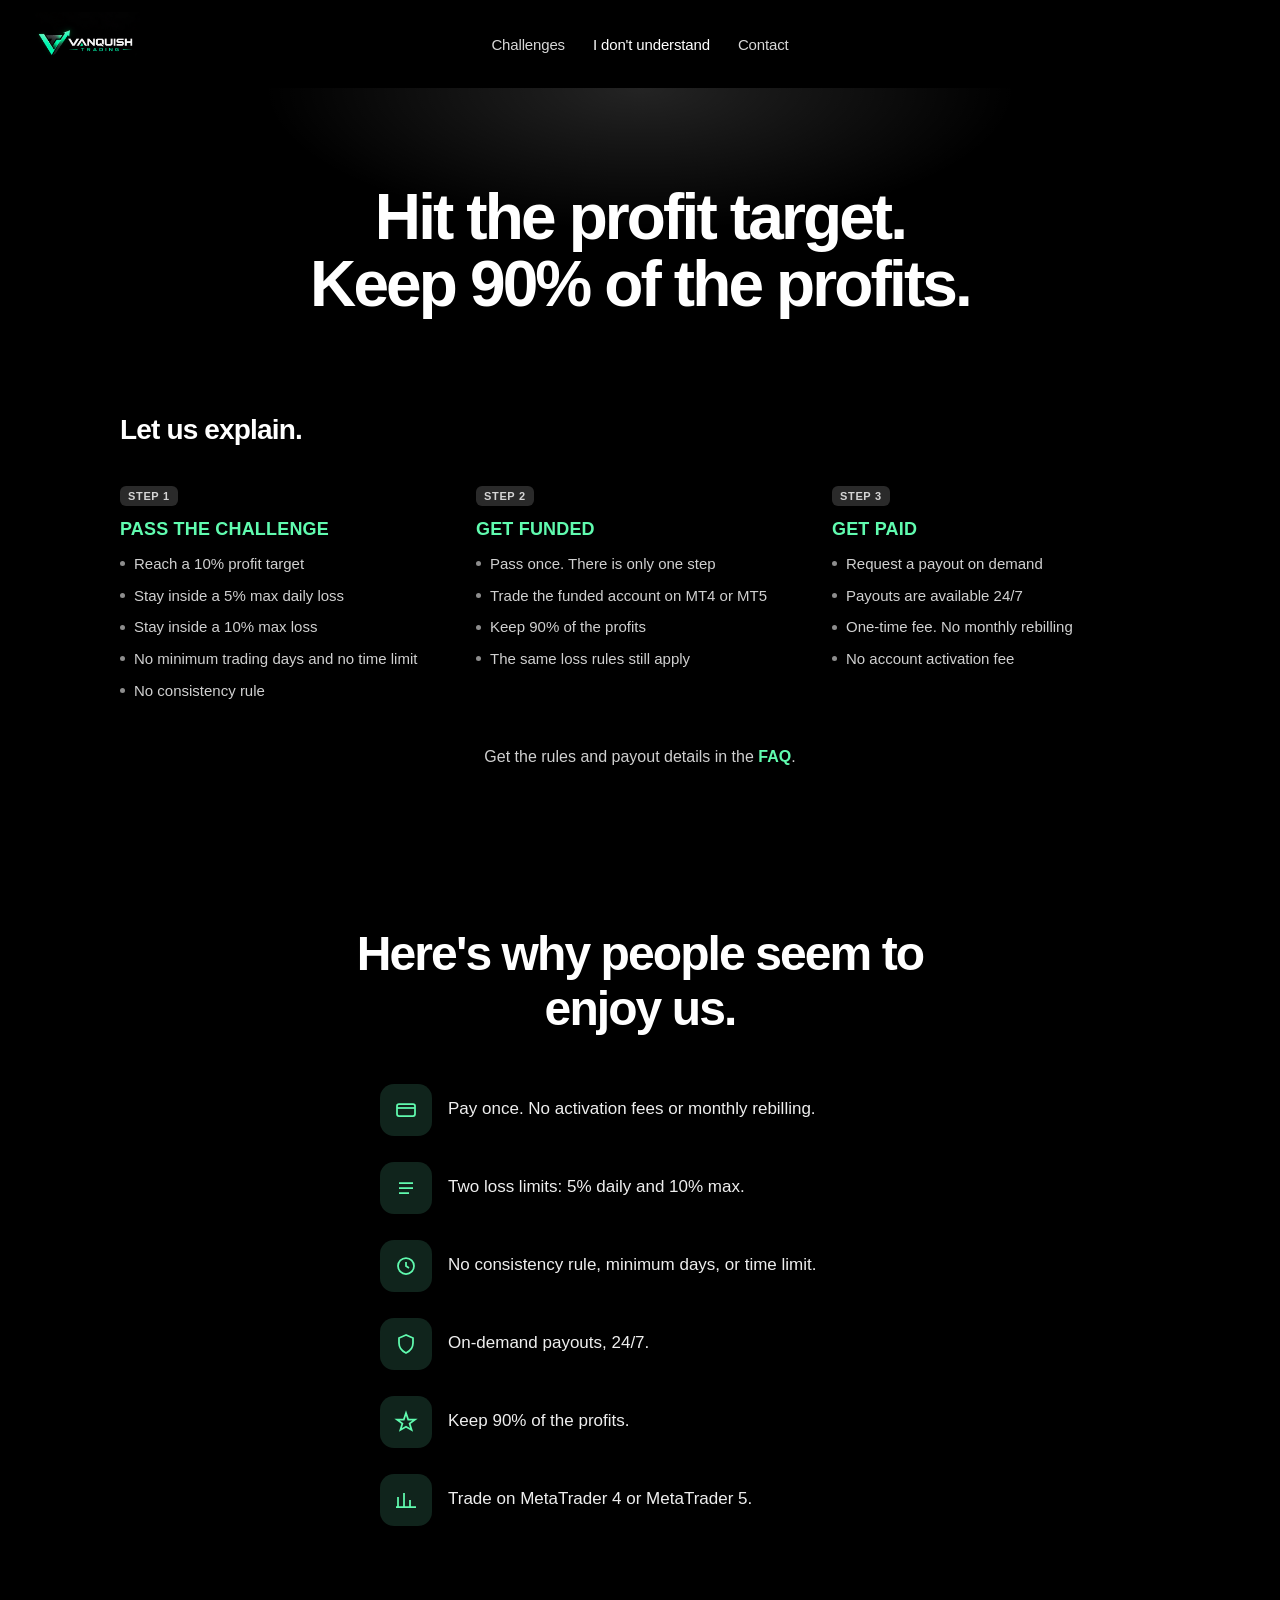
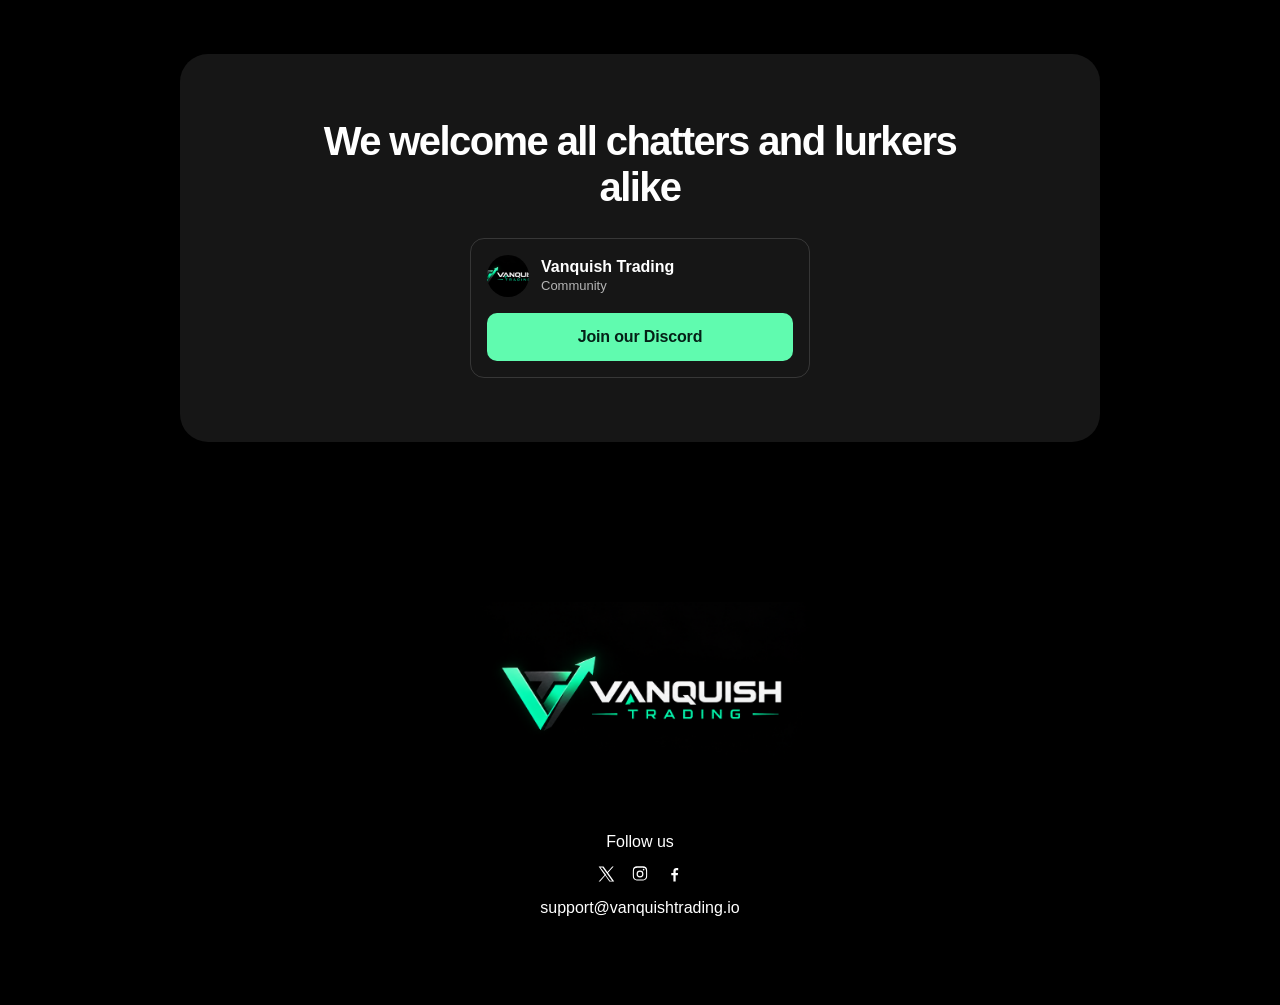
<file: understand.html>
<!DOCTYPE html>
<html lang="en">
<head>
  <meta charset="UTF-8">
  <meta name="viewport" content="width=device-width, initial-scale=1">
  <meta name="color-scheme" content="dark">
  <title>I don't understand · Vanquish Trading</title>
  <link rel="icon" href="logo.png">
  <link rel="stylesheet" href="styles.css">
</head>
<body>
  <header class="site-header">
    <a class="brand" href="index.html" aria-label="Vanquish Trading home">
      <img src="logo.png" alt="">
    </a>
    <nav class="site-nav" aria-label="Primary">
      <a href="index.html#plans">Challenges</a>
      <a href="understand.html" aria-current="page">I don't understand</a>
      <a href="contact.html">Contact</a>
    </nav>
    <button class="nav-toggle" type="button" aria-expanded="false" aria-label="Open menu">
      <span></span>
    </button>
  </header>

  <main>
    <section class="explain" aria-labelledby="explain-title">
      <h1 id="explain-title">Hit the profit target.<br>Keep 90% of the profits.</h1>
      <div class="explain-body">
        <h2>Let us explain.</h2>
        <ol class="steps">
          <li class="step">
            <span class="step-tag">STEP 1</span>
            <h3>Pass the challenge</h3>
            <ul>
              <li>Reach a 10% profit target</li>
              <li>Stay inside a 5% max daily loss</li>
              <li>Stay inside a 10% max loss</li>
              <li>No minimum trading days and no time limit</li>
              <li>No consistency rule</li>
            </ul>
          </li>
          <li class="step">
            <span class="step-tag">STEP 2</span>
            <h3>Get funded</h3>
            <ul>
              <li>Pass once. There is only one step</li>
              <li>Trade the funded account on MT4 or MT5</li>
              <li>Keep 90% of the profits</li>
              <li>The same loss rules still apply</li>
            </ul>
          </li>
          <li class="step">
            <span class="step-tag">STEP 3</span>
            <h3>Get paid</h3>
            <ul>
              <li>Request a payout on demand</li>
              <li>Payouts are available 24/7</li>
              <li>One-time fee. No monthly rebilling</li>
              <li>No account activation fee</li>
            </ul>
          </li>
        </ol>
        <p class="explain-note">Get the rules and payout details in the <a href="index.html#questions">FAQ</a>.</p>
      </div>
    </section>

    <section class="why" aria-labelledby="why-title">
      <h2 id="why-title">Here's why people seem to enjoy us.</h2>
      <ul class="why-list">
        <li>
          <span class="why-icon" aria-hidden="true"><svg viewBox="0 0 24 24" fill="none" stroke="currentColor" stroke-width="1.75"><rect x="3" y="6" width="18" height="12" rx="2"/><path d="M3 10h18"/></svg></span>
          <span>Pay once. No activation fees or monthly rebilling.</span>
        </li>
        <li>
          <span class="why-icon" aria-hidden="true"><svg viewBox="0 0 24 24" fill="none" stroke="currentColor" stroke-width="1.75"><path d="M5 7h14M5 12h14M5 17h10"/></svg></span>
          <span>Two loss limits: 5% daily and 10% max.</span>
        </li>
        <li>
          <span class="why-icon" aria-hidden="true"><svg viewBox="0 0 24 24" fill="none" stroke="currentColor" stroke-width="1.75"><circle cx="12" cy="12" r="8"/><path d="M12 8v4l3 2"/></svg></span>
          <span>No consistency rule, minimum days, or time limit.</span>
        </li>
        <li>
          <span class="why-icon" aria-hidden="true"><svg viewBox="0 0 24 24" fill="none" stroke="currentColor" stroke-width="1.75"><path d="M12 3 5 6v5c0 5 3.2 8.2 7 10 3.8-1.8 7-5 7-10V6l-7-3Z"/></svg></span>
          <span>On-demand payouts, 24/7.</span>
        </li>
        <li>
          <span class="why-icon" aria-hidden="true"><svg viewBox="0 0 24 24" fill="none" stroke="currentColor" stroke-width="1.75"><path d="m12 3 2.2 6.6H21l-5.4 4 2 6.4L12 16.8 6.4 20l2-6.4L3 9.6h6.8L12 3Z"/></svg></span>
          <span>Keep 90% of the profits.</span>
        </li>
        <li>
          <span class="why-icon" aria-hidden="true"><svg viewBox="0 0 24 24" fill="none" stroke="currentColor" stroke-width="1.75"><path d="M4 19V9M10 19V5M16 19v-7M22 19H2"/></svg></span>
          <span>Trade on MetaTrader 4 or MetaTrader 5.</span>
        </li>
      </ul>
    </section>

    <section class="discord-wrap" aria-labelledby="discord-title">
      <div class="discord-panel">
        <h2 id="discord-title">We welcome all chatters and lurkers alike</h2>
        <div class="discord-widget">
          <div class="discord-server">
            <img src="logo.png" alt="">
            <div>
              <strong>Vanquish Trading</strong>
              <span>Community</span>
            </div>
          </div>
          <!-- Replace this href with the Vanquish Discord invite. -->
          <a class="btn btn-primary" href="https://discord.gg/egySWgsVN8">Join our Discord</a>
        </div>
      </div>
    </section>
  </main>

  <footer class="site-footer">
    <div class="footer-inner">
      <img class="footer-logo" src="logo.png" alt="Vanquish Trading">
      <div class="follow">
        <p>Follow us</p>
        <div class="socials">
          <a href="https://x.com" aria-label="X" rel="noopener"><svg viewBox="0 0 24 24" aria-hidden="true"><path fill="currentColor" d="M14.7 10.3 22.2 2h-1.8l-6.5 7.4L8.7 2H2.2l8 11.3L2.2 22h1.8l7-8 5.5 8h6.5l-8.3-11.7Zm-2.5 2.8-.8-1.1L4.6 3.3h2.8l5.2 7.3.8 1.1 6.7 9.4h-2.8l-5.1-7Z"/></svg></a>
          <a href="https://instagram.com" aria-label="Instagram" rel="noopener"><svg viewBox="0 0 24 24" aria-hidden="true"><path fill="currentColor" d="M12 7.4A4.6 4.6 0 1 0 16.6 12 4.6 4.6 0 0 0 12 7.4Zm0 7.6A3 3 0 1 1 15 12a3 3 0 0 1-3 3Zm5.9-8.8a1.1 1.1 0 1 1-1.1-1.1 1.1 1.1 0 0 1 1.1 1.1ZM21.5 7a5.5 5.5 0 0 0-1.5-3.9A5.5 5.5 0 0 0 16.1 1.6C14.7 1.5 9.3 1.5 7.9 1.6A5.5 5.5 0 0 0 4 3.1 5.5 5.5 0 0 0 2.5 7c-.1 1.4-.1 6.8 0 8.2a5.5 5.5 0 0 0 1.5 3.9 5.5 5.5 0 0 0 3.9 1.5c1.4.1 6.8.1 8.2 0a5.5 5.5 0 0 0 3.9-1.5 5.5 5.5 0 0 0 1.5-3.9c.1-1.4.1-6.8 0-8.2Zm-1.8 10a3.3 3.3 0 0 1-1.9 1.9c-1.3.5-4.4.4-5.8.4s-4.5.1-5.8-.4a3.3 3.3 0 0 1-1.9-1.9c-.5-1.3-.4-4.4-.4-5.8s-.1-4.5.4-5.8A3.3 3.3 0 0 1 6.2 4c1.3-.5 4.4-.4 5.8-.4s4.5-.1 5.8.4A3.3 3.3 0 0 1 19.7 6c.5 1.3.4 4.4.4 5.8s.1 4.5-.4 5.2Z"/></svg></a>
          <a href="https://facebook.com" aria-label="Facebook" rel="noopener"><svg viewBox="0 0 24 24" aria-hidden="true"><path fill="currentColor" d="M14.2 22v-8.2h2.8l.4-3.2h-3.2V8.6c0-.9.3-1.6 1.6-1.6H17.6V4.1A22 22 0 0 0 15.2 4c-2.4 0-4 1.5-4 4.1v2.5H8.4v3.2H11.2V22h3Z"/></svg></a>
        </div>
        <a class="email" href="mailto:support@vanquishtrading.io">support@vanquishtrading.io</a>
      </div>
    </div>
  </footer>
  <script src="site.js"></script>
</body>
</html>
</file>
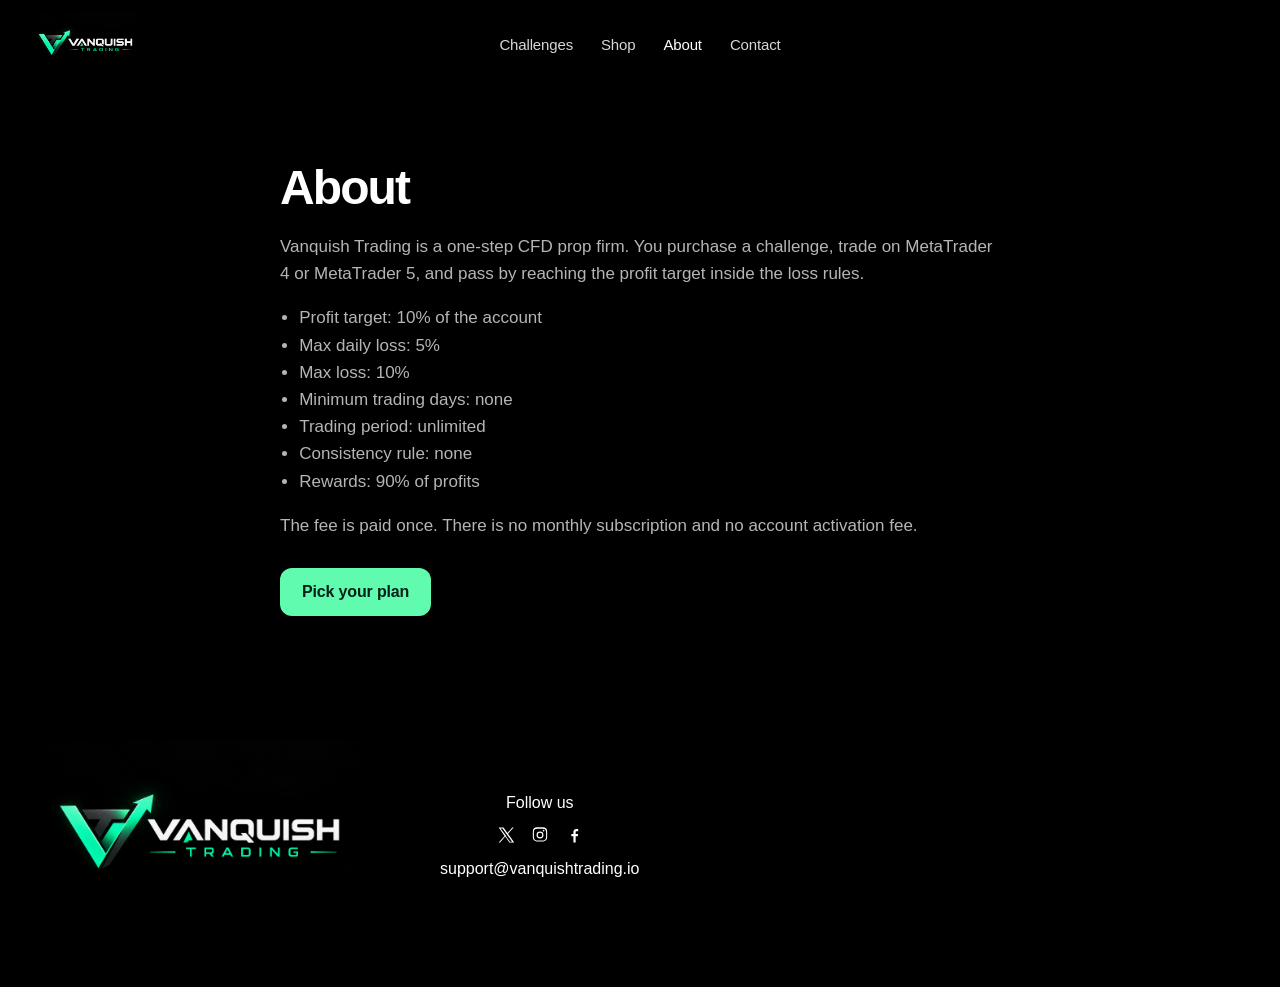
<file: site/about.html>
<!DOCTYPE html>
<html lang="en">
<head>
  <meta charset="UTF-8">
  <meta name="viewport" content="width=device-width, initial-scale=1">
  <meta name="color-scheme" content="dark">
  <title>About · Vanquish Trading</title>
  <link rel="icon" href="logo.png">
  <link rel="stylesheet" href="styles.css">
</head>
<body>
  <header class="site-header">
    <a class="brand" href="index.html" aria-label="Vanquish Trading home">
      <img src="logo.png" alt="">
    </a>
    <nav class="site-nav" aria-label="Primary">
      <a href="index.html#plans">Challenges</a>
      <a href="index.html#plans">Shop</a>
      <a href="about.html" aria-current="page">About</a>
      <a href="contact.html">Contact</a>
    </nav>
    <button class="nav-toggle" type="button" aria-expanded="false" aria-label="Open menu">
      <span></span>
    </button>
  </header>

  <main class="page">
    <h1>About</h1>
    <p>Vanquish Trading is a one-step CFD prop firm. You purchase a challenge, trade on MetaTrader 4 or MetaTrader 5, and pass by reaching the profit target inside the loss rules.</p>
    <ul>
      <li>Profit target: 10% of the account</li>
      <li>Max daily loss: 5%</li>
      <li>Max loss: 10%</li>
      <li>Minimum trading days: none</li>
      <li>Trading period: unlimited</li>
      <li>Consistency rule: none</li>
      <li>Rewards: 90% of profits</li>
    </ul>
    <p>The fee is paid once. There is no monthly subscription and no account activation fee.</p>
    <a class="btn btn-primary" href="index.html#plans">Pick your plan</a>
  </main>

  <footer class="site-footer">
    <div class="footer-inner">
      <img class="footer-logo" src="logo.png" alt="Vanquish Trading">
      <div class="follow">
        <p>Follow us</p>
        <div class="socials">
          <a href="https://x.com" aria-label="X" rel="noopener"><svg viewBox="0 0 24 24" aria-hidden="true"><path fill="currentColor" d="M14.7 10.3 22.2 2h-1.8l-6.5 7.4L8.7 2H2.2l8 11.3L2.2 22h1.8l7-8 5.5 8h6.5l-8.3-11.7Zm-2.5 2.8-.8-1.1L4.6 3.3h2.8l5.2 7.3.8 1.1 6.7 9.4h-2.8l-5.1-7Z"/></svg></a>
          <a href="https://instagram.com" aria-label="Instagram" rel="noopener"><svg viewBox="0 0 24 24" aria-hidden="true"><path fill="currentColor" d="M12 7.4A4.6 4.6 0 1 0 16.6 12 4.6 4.6 0 0 0 12 7.4Zm0 7.6A3 3 0 1 1 15 12a3 3 0 0 1-3 3Zm5.9-8.8a1.1 1.1 0 1 1-1.1-1.1 1.1 1.1 0 0 1 1.1 1.1ZM21.5 7a5.5 5.5 0 0 0-1.5-3.9A5.5 5.5 0 0 0 16.1 1.6C14.7 1.5 9.3 1.5 7.9 1.6A5.5 5.5 0 0 0 4 3.1 5.5 5.5 0 0 0 2.5 7c-.1 1.4-.1 6.8 0 8.2a5.5 5.5 0 0 0 1.5 3.9 5.5 5.5 0 0 0 3.9 1.5c1.4.1 6.8.1 8.2 0a5.5 5.5 0 0 0 3.9-1.5 5.5 5.5 0 0 0 1.5-3.9c.1-1.4.1-6.8 0-8.2Zm-1.8 10a3.3 3.3 0 0 1-1.9 1.9c-1.3.5-4.4.4-5.8.4s-4.5.1-5.8-.4a3.3 3.3 0 0 1-1.9-1.9c-.5-1.3-.4-4.4-.4-5.8s-.1-4.5.4-5.8A3.3 3.3 0 0 1 6.2 4c1.3-.5 4.4-.4 5.8-.4s4.5-.1 5.8.4A3.3 3.3 0 0 1 19.7 6c.5 1.3.4 4.4.4 5.8s.1 4.5-.4 5.2Z"/></svg></a>
          <a href="https://facebook.com" aria-label="Facebook" rel="noopener"><svg viewBox="0 0 24 24" aria-hidden="true"><path fill="currentColor" d="M14.2 22v-8.2h2.8l.4-3.2h-3.2V8.6c0-.9.3-1.6 1.6-1.6H17.6V4.1A22 22 0 0 0 15.2 4c-2.4 0-4 1.5-4 4.1v2.5H8.4v3.2H11.2V22h3Z"/></svg></a>
        </div>
        <a class="email" href="mailto:support@vanquishtrading.io">support@vanquishtrading.io</a>
      </div>
    </div>
  </footer>
  <script src="site.js"></script>
</body>
</html>
</file>
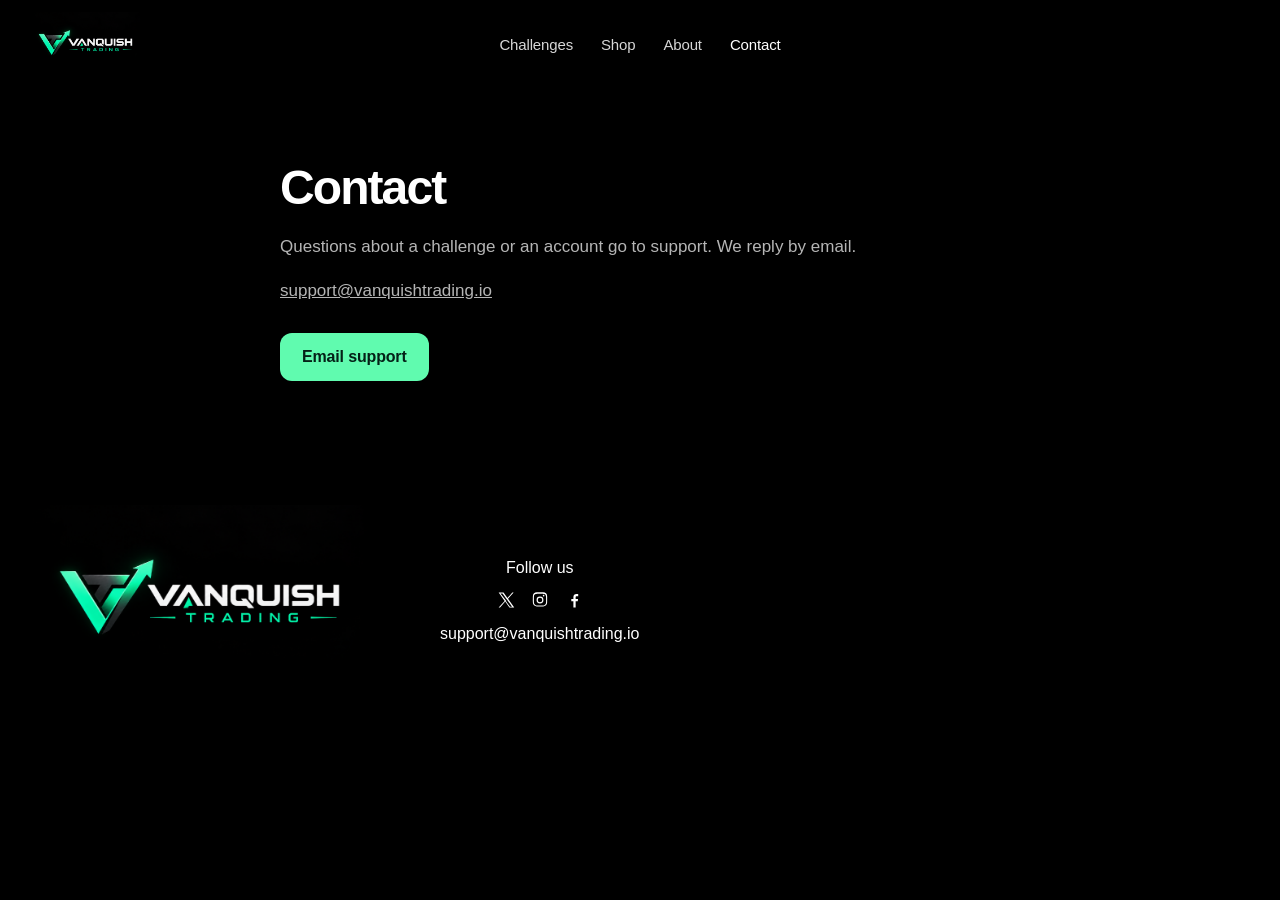
<file: site/contact.html>
<!DOCTYPE html>
<html lang="en">
<head>
  <meta charset="UTF-8">
  <meta name="viewport" content="width=device-width, initial-scale=1">
  <meta name="color-scheme" content="dark">
  <title>Contact · Vanquish Trading</title>
  <link rel="icon" href="logo.png">
  <link rel="stylesheet" href="styles.css">
</head>
<body>
  <header class="site-header">
    <a class="brand" href="index.html" aria-label="Vanquish Trading home">
      <img src="logo.png" alt="">
    </a>
    <nav class="site-nav" aria-label="Primary">
      <a href="index.html#plans">Challenges</a>
      <a href="index.html#plans">Shop</a>
      <a href="about.html">About</a>
      <a href="contact.html" aria-current="page">Contact</a>
    </nav>
    <button class="nav-toggle" type="button" aria-expanded="false" aria-label="Open menu">
      <span></span>
    </button>
  </header>

  <main class="page">
    <h1>Contact</h1>
    <p>Questions about a challenge or an account go to support. We reply by email.</p>
    <p><a class="email" href="mailto:support@vanquishtrading.io">support@vanquishtrading.io</a></p>
    <a class="btn btn-primary" href="mailto:support@vanquishtrading.io">Email support</a>
  </main>

  <footer class="site-footer">
    <div class="footer-inner">
      <img class="footer-logo" src="logo.png" alt="Vanquish Trading">
      <div class="follow">
        <p>Follow us</p>
        <div class="socials">
          <a href="https://x.com" aria-label="X" rel="noopener"><svg viewBox="0 0 24 24" aria-hidden="true"><path fill="currentColor" d="M14.7 10.3 22.2 2h-1.8l-6.5 7.4L8.7 2H2.2l8 11.3L2.2 22h1.8l7-8 5.5 8h6.5l-8.3-11.7Zm-2.5 2.8-.8-1.1L4.6 3.3h2.8l5.2 7.3.8 1.1 6.7 9.4h-2.8l-5.1-7Z"/></svg></a>
          <a href="https://instagram.com" aria-label="Instagram" rel="noopener"><svg viewBox="0 0 24 24" aria-hidden="true"><path fill="currentColor" d="M12 7.4A4.6 4.6 0 1 0 16.6 12 4.6 4.6 0 0 0 12 7.4Zm0 7.6A3 3 0 1 1 15 12a3 3 0 0 1-3 3Zm5.9-8.8a1.1 1.1 0 1 1-1.1-1.1 1.1 1.1 0 0 1 1.1 1.1ZM21.5 7a5.5 5.5 0 0 0-1.5-3.9A5.5 5.5 0 0 0 16.1 1.6C14.7 1.5 9.3 1.5 7.9 1.6A5.5 5.5 0 0 0 4 3.1 5.5 5.5 0 0 0 2.5 7c-.1 1.4-.1 6.8 0 8.2a5.5 5.5 0 0 0 1.5 3.9 5.5 5.5 0 0 0 3.9 1.5c1.4.1 6.8.1 8.2 0a5.5 5.5 0 0 0 3.9-1.5 5.5 5.5 0 0 0 1.5-3.9c.1-1.4.1-6.8 0-8.2Zm-1.8 10a3.3 3.3 0 0 1-1.9 1.9c-1.3.5-4.4.4-5.8.4s-4.5.1-5.8-.4a3.3 3.3 0 0 1-1.9-1.9c-.5-1.3-.4-4.4-.4-5.8s-.1-4.5.4-5.8A3.3 3.3 0 0 1 6.2 4c1.3-.5 4.4-.4 5.8-.4s4.5-.1 5.8.4A3.3 3.3 0 0 1 19.7 6c.5 1.3.4 4.4.4 5.8s.1 4.5-.4 5.2Z"/></svg></a>
          <a href="https://facebook.com" aria-label="Facebook" rel="noopener"><svg viewBox="0 0 24 24" aria-hidden="true"><path fill="currentColor" d="M14.2 22v-8.2h2.8l.4-3.2h-3.2V8.6c0-.9.3-1.6 1.6-1.6H17.6V4.1A22 22 0 0 0 15.2 4c-2.4 0-4 1.5-4 4.1v2.5H8.4v3.2H11.2V22h3Z"/></svg></a>
        </div>
        <a class="email" href="mailto:support@vanquishtrading.io">support@vanquishtrading.io</a>
      </div>
    </div>
  </footer>
  <script src="site.js"></script>
</body>
</html>
</file>
<file: styles.css>
:root {
  --bg: #000000;
  --card: #141414;
  --accent: #60fbaf;
  --accent-ink: #042117;
  --text: #ffffff;
  --muted: #b5b5b5;
  --line: rgba(255, 255, 255, 0.18);
  --card-line: rgba(255, 255, 255, 0.16);
  --header: 76px;
}

* { box-sizing: border-box; }

html { scroll-behavior: smooth; }

body {
  margin: 0;
  background: var(--bg);
  color: var(--text);
  font-family: -apple-system, BlinkMacSystemFont, "Segoe UI", Roboto, Helvetica, Arial, sans-serif;
  -webkit-font-smoothing: antialiased;
}

a { color: inherit; }

img { max-width: 100%; height: auto; }

.site-header {
  position: sticky;
  top: 0;
  z-index: 20;
  display: grid;
  grid-template-columns: 1fr auto 1fr;
  align-items: center;
  min-height: var(--header);
  padding: 12px 28px;
  background: rgba(0, 0, 0, 0.92);
  backdrop-filter: blur(10px);
}

.brand {
  justify-self: start;
  display: flex;
  align-items: center;
}

.brand img {
  display: block;
  height: 64px;
  width: auto;
}

.site-nav {
  display: flex;
  align-items: center;
  gap: 28px;
}

.site-nav a {
  color: #d7d7d7;
  font-size: 15px;
  font-weight: 500;
  letter-spacing: -0.01em;
  text-decoration: none;
}

.site-nav a[aria-current="page"] { color: #fff; }

.nav-toggle {
  display: none;
  justify-self: end;
  width: 44px;
  height: 44px;
  padding: 0;
  border: 0;
  background: transparent;
  color: #fff;
  cursor: pointer;
}

.nav-toggle span,
.nav-toggle span::before,
.nav-toggle span::after {
  display: block;
  width: 18px;
  height: 1.5px;
  background: #fff;
  position: relative;
}

.nav-toggle span::before,
.nav-toggle span::after {
  content: "";
  position: absolute;
  left: 0;
}

.nav-toggle span::before { top: -6px; }
.nav-toggle span::after { top: 6px; }

.hero {
  position: relative;
  overflow: hidden;
  container-type: inline-size;
  container-name: hero;
  display: flex;
  flex-direction: column;
  align-items: center;
  justify-content: center;
  min-height: calc(100dvh - var(--header));
  padding: 64px 28px 80px;
  text-align: center;
  background:
    radial-gradient(52% 42% at 50% 46%, rgba(96, 251, 175, 0.16), transparent 70%),
    var(--bg);
}

.hero-particles {
  position: absolute;
  inset: 0;
  pointer-events: none;
}

.hero-particles span {
  position: absolute;
  width: 5px;
  height: 5px;
  border-radius: 50%;
  background: var(--accent);
  opacity: 0.45;
  animation: particle-float 16s ease-in-out infinite;
}

.hero-particles span:nth-child(1) { left: 8%; top: 18%; animation-duration: 13s; }
.hero-particles span:nth-child(2) { left: 18%; top: 62%; width: 3px; height: 3px; animation-duration: 18s; animation-delay: -4s; }
.hero-particles span:nth-child(3) { left: 28%; top: 30%; width: 7px; height: 7px; opacity: 0.28; animation-duration: 15s; animation-delay: -7s; }
.hero-particles span:nth-child(4) { left: 42%; top: 14%; width: 3px; height: 3px; animation-duration: 20s; animation-delay: -2s; }
.hero-particles span:nth-child(5) { left: 58%; top: 72%; animation-duration: 14s; animation-delay: -9s; }
.hero-particles span:nth-child(6) { left: 70%; top: 24%; width: 6px; height: 6px; opacity: 0.32; animation-duration: 17s; animation-delay: -5s; }
.hero-particles span:nth-child(7) { left: 82%; top: 48%; width: 3px; height: 3px; animation-duration: 12s; animation-delay: -8s; }
.hero-particles span:nth-child(8) { left: 90%; top: 16%; animation-duration: 19s; animation-delay: -3s; }
.hero-particles span:nth-child(9) { left: 12%; top: 84%; width: 4px; height: 4px; animation-duration: 16s; animation-delay: -11s; }
.hero-particles span:nth-child(10) { left: 48%; top: 80%; width: 3px; height: 3px; opacity: 0.3; animation-duration: 21s; animation-delay: -6s; }
.hero-particles span:nth-child(11) { left: 76%; top: 78%; width: 6px; height: 6px; animation-duration: 15s; animation-delay: -1s; }
.hero-particles span:nth-child(12) { left: 34%; top: 48%; width: 3px; height: 3px; opacity: 0.55; animation-duration: 18s; animation-delay: -13s; }

.hero-copy,
.platforms,
.promises {
  position: relative;
  z-index: 1;
  animation: hero-in 0.8s ease both;
}

.platforms { animation-delay: 0.12s; }
.promises { animation-delay: 0.24s; }

.hero-copy {
  display: flex;
  flex-direction: column;
  align-items: center;
  width: 100%;
  max-width: 980px;
}

.hero-title {
  margin: 0;
  font-size: clamp(32px, 8.4cqi, 44px);
  font-weight: 700;
  letter-spacing: -0.045em;
  line-height: 1.08;
  text-wrap: balance;
}

.hero-lead,
.hero-accent { display: block; }

.hero-accent {
  margin-top: 8px;
  color: var(--accent);
}

.hero-actions {
  display: flex;
  flex-wrap: wrap;
  justify-content: center;
  gap: 16px;
  width: 100%;
  max-width: 420px;
  margin-top: 44px;
}

.btn {
  display: inline-flex;
  align-items: center;
  justify-content: center;
  min-height: 48px;
  padding: 12px 22px;
  border-radius: 12px;
  font: inherit;
  font-size: 16px;
  font-weight: 700;
  letter-spacing: -0.01em;
  line-height: 1;
  text-decoration: none;
  cursor: pointer;
}

.btn-primary {
  border: 0;
  background: var(--accent);
  color: var(--accent-ink);
}

.btn-primary:active { background: #35e696; }

.btn-ghost {
  border: 1px solid var(--line);
  background: #000;
  color: var(--text);
}

.btn-ghost:active {
  border-color: var(--accent);
  color: var(--accent);
}

.btn:focus-visible,
.cta:focus-visible,
.site-nav a:focus-visible,
.nav-toggle:focus-visible,
.plan-dot:focus-visible,
.faq-item summary:focus-visible {
  outline: 2px solid #fff;
  outline-offset: 3px;
}

.platforms {
  width: 100%;
  padding-top: 80px;
}

.promises {
  display: grid;
  grid-template-columns: 1fr;
  gap: 20px;
  width: 92%;
  max-width: 980px;
  margin: 72px auto 0;
  padding: 0;
  list-style: none;
}

.promise {
  margin: 0;
  padding: 22px 18px;
  border: 1px solid var(--card-line);
  border-radius: 18px;
  background: var(--card);
  text-align: center;
}

.promise h2 {
  margin: 0 0 8px;
  font-size: 20px;
  font-weight: 700;
  letter-spacing: -0.03em;
  line-height: 1.2;
}

.promise p {
  margin: 0;
  color: var(--muted);
  font-size: 15px;
  font-weight: 500;
  line-height: 1.45;
}

.platforms-label {
  margin: 0 0 32px;
  font-size: clamp(20px, 2vw, 26px);
  font-weight: 700;
  letter-spacing: -0.03em;
}

.platform-art {
  width: min(322px, 70%);
  margin: 0 auto;
  aspect-ratio: 846 / 422;
  overflow: hidden;
  position: relative;
}

.platform-art img {
  position: absolute;
  width: 151.3%;
  height: 170.62%;
  max-width: none;
  left: -25.77%;
  top: -31.99%;
}

.pricing {
  container-type: inline-size;
  container-name: pricing;
  width: 100%;
  padding: 56px 28px 96px;
}

.pricing p,
.pricing h1,
.pricing h2 { margin: 0; }

.pricing-intro {
  display: flex;
  flex-direction: column;
  align-items: center;
  gap: 20px;
  max-width: 720px;
  margin: 0 auto 36px;
  text-align: center;
}

.plan-pill {
  display: inline-flex;
  align-items: center;
  justify-content: center;
  margin: 0;
  padding: 7px 14px;
  border-radius: 999px;
  background: var(--accent);
  color: var(--accent-ink);
  font-size: 13px;
  font-weight: 700;
  line-height: 1.2;
  white-space: nowrap;
}

.pricing-title {
  font-size: clamp(30px, 2vw + 20px, 44px);
  font-weight: 700;
  letter-spacing: -0.035em;
  line-height: 1.12;
}

.pricing-sub {
  max-width: 34em;
  color: var(--muted);
  font-size: 15px;
  font-weight: 500;
  line-height: 1.45;
}

.sprite { position: absolute; width: 0; height: 0; overflow: hidden; }

.icon {
  width: 18px;
  height: 18px;
  flex: none;
  display: block;
}

.pricing-grid {
  display: flex;
  align-items: stretch;
  gap: 22px;
  width: 100%;
  margin: 0;
  padding: 2px 0 4px;
  overflow-x: auto;
  overscroll-behavior-x: contain;
  scroll-snap-type: x mandatory;
  scroll-behavior: smooth;
  scrollbar-width: none;
  -webkit-overflow-scrolling: touch;
}

.pricing-grid::-webkit-scrollbar { display: none; }

.plan-nav {
  display: flex;
  justify-content: center;
  align-items: center;
  gap: 8px;
  margin: 0 auto 28px;
}

.plan-dot {
  width: 7px;
  height: 7px;
  padding: 0;
  border: 0;
  border-radius: 999px;
  background: rgba(255, 255, 255, 0.28);
  cursor: pointer;
}

.plan-dot.is-active {
  width: 18px;
  background: var(--accent);
}

.labels { display: none; }

.card {
  position: relative;
  display: flex;
  flex: 0 0 86%;
  flex-direction: column;
  width: 86%;
  min-width: 0;
  margin-top: 14px;
  padding: 22px 16px 16px;
  scroll-snap-align: center;
  scroll-snap-stop: always;
  background: var(--card);
  border: 1px solid var(--card-line);
  border-radius: 20px;
  box-shadow: inset 0 1px 0 rgba(255, 255, 255, 0.04);
}

.card[data-balance="10000"] { order: 1; }
.card[data-balance="25000"] { order: 2; }
.card[data-balance="50000"] { order: 3; }
.card[data-balance="100000"] { order: 4; }
.card[data-balance="200000"] { order: 5; }

.card.featured {
  padding-top: 26px;
  border-color: rgba(96, 251, 175, 0.8);
  background:
    radial-gradient(90% 42% at 50% 0%, rgba(96, 251, 175, 0.38), rgba(96, 251, 175, 0.08) 46%, transparent 72%),
    var(--card);
  box-shadow: inset 0 1px 0 rgba(96, 251, 175, 0.35), 0 18px 50px rgba(96, 251, 175, 0.07);
}

.badge {
  position: absolute;
  top: 0;
  left: 50%;
  z-index: 2;
  transform: translate(-50%, -50%);
  padding: 5px 12px;
  border-radius: 999px;
  background: var(--accent);
  color: var(--accent-ink);
  font-size: 12px;
  font-weight: 700;
  line-height: 1.2;
  white-space: nowrap;
}

.card-head {
  display: flex;
  flex-direction: column;
  align-items: center;
  justify-content: center;
  text-align: center;
  padding-bottom: 16px;
}

.eyebrow { color: #c8c8c8; font-size: 13px; font-weight: 500; }

.balance {
  margin-top: 4px;
  font-size: 34px;
  font-weight: 700;
  letter-spacing: -0.04em;
  line-height: 1.1;
  white-space: nowrap;
  font-variant-numeric: tabular-nums;
}

.metric {
  display: flex;
  align-items: center;
  justify-content: space-between;
  gap: 12px;
  min-height: 52px;
  padding: 10px 0;
  border-top: 1px solid rgba(255, 255, 255, 0.1);
}

.name {
  display: flex;
  align-items: center;
  gap: 10px;
  min-width: 0;
  color: #f2f2f2;
  font-size: 14px;
  font-weight: 600;
  line-height: 1.25;
}

.name .icon { color: #e8e8e8; }

.value {
  display: flex;
  flex-direction: column;
  align-items: flex-end;
  gap: 3px;
  text-align: right;
  font-variant-numeric: tabular-nums;
}

.value:has(.hint) {
  flex-direction: row;
  align-items: center;
  gap: 6px;
}

.pct {
  color: var(--text);
  font-size: 15px;
  font-weight: 600;
  line-height: 1.2;
  white-space: nowrap;
}

.dollars {
  color: var(--accent);
  font-size: 14px;
  font-weight: 700;
  line-height: 1.2;
  white-space: nowrap;
}

.hint {
  color: #a3a3a3;
  font-size: 12px;
  font-weight: 500;
  line-height: 1.2;
  white-space: nowrap;
}

.pill {
  display: inline-flex;
  align-items: center;
  justify-content: center;
  min-width: 52px;
  padding: 4px 10px;
  border-radius: 999px;
  background: rgba(96, 251, 175, 0.14);
  color: var(--accent);
  font-size: 14px;
  font-weight: 700;
  line-height: 1.2;
}

.price-cell {
  display: flex;
  flex-direction: column;
  align-items: center;
  justify-content: center;
  margin-top: auto;
  padding-top: 16px;
  text-align: center;
}

.fee-note {
  max-width: 210px;
  margin-bottom: 6px;
  color: #a3a3a3;
  font-size: 12px;
  font-weight: 500;
  line-height: 1.35;
}

.price-line {
  display: flex;
  align-items: baseline;
  justify-content: center;
  gap: 8px;
}

.price-was {
  color: #8a8a8a;
  font-size: 18px;
  font-weight: 600;
  letter-spacing: -0.03em;
  line-height: 1;
  text-decoration: line-through;
  font-variant-numeric: tabular-nums;
}

.price {
  color: var(--accent);
  font-size: 34px;
  font-weight: 700;
  letter-spacing: -0.04em;
  line-height: 1;
  white-space: nowrap;
  font-variant-numeric: tabular-nums;
}

.cta {
  display: flex;
  align-items: center;
  justify-content: center;
  width: 100%;
  min-height: 48px;
  margin-top: 14px;
  padding: 12px 16px;
  border: 0;
  border-radius: 12px;
  background: var(--accent);
  color: var(--accent-ink);
  font: inherit;
  font-size: 16px;
  font-weight: 700;
  line-height: 1;
  letter-spacing: -0.01em;
  text-decoration: none;
  cursor: pointer;
}

.cta:active { background: #35e696; }

.reviews {
  max-width: 1180px;
  margin: 0 auto;
  padding: 40px 28px 88px;
}

.reviews h2 {
  margin: 0 0 40px;
  text-align: center;
  font-size: clamp(28px, 4vw, 42px);
  font-weight: 700;
  letter-spacing: -0.04em;
  line-height: 1.1;
}

.reviews-row {
  display: grid;
  grid-template-columns: auto minmax(0, 1fr) auto;
  grid-template-areas:
    "score score score"
    "prev track next";
  align-items: center;
  gap: 18px;
}

.reviews-score {
  grid-area: score;
  text-align: center;
  margin-bottom: 8px;
}

.reviews-score p { margin: 0; }

.reviews-score p:first-child {
  font-size: 22px;
  font-weight: 700;
  letter-spacing: -0.03em;
}

.stars {
  margin: 4px 0 0;
  color: var(--accent);
  font-size: 18px;
  letter-spacing: 2px;
  line-height: 1;
}

.reviews-arrow {
  width: 42px;
  height: 42px;
  border: 1px solid rgba(255, 255, 255, 0.28);
  border-radius: 999px;
  background: transparent;
  color: #fff;
  font-size: 28px;
  line-height: 1;
  cursor: pointer;
}

.reviews-arrow[data-reviews-prev] { grid-area: prev; }
.reviews-arrow[data-reviews-next] { grid-area: next; }

.reviews-track {
  grid-area: track;
  display: flex;
  gap: 20px;
  overflow-x: auto;
  scroll-snap-type: x mandatory;
  scrollbar-width: none;
  -webkit-overflow-scrolling: touch;
}

.reviews-track::-webkit-scrollbar { display: none; }

.review {
  flex: 0 0 100%;
  min-width: 0;
  scroll-snap-align: start;
  padding: 4px 4px 8px;
}

.review h3 {
  margin: 8px 0 6px;
  font-size: 16px;
  letter-spacing: -0.02em;
}

.review p:last-child {
  margin: 0;
  color: #c8c8c8;
  font-size: 14px;
  line-height: 1.45;
}

.faq {
  max-width: 760px;
  margin: 0 auto;
  padding: 40px 28px 104px;
}

.faq-title {
  margin: 0 0 32px;
  padding: 0;
  border: 0;
  text-align: center;
  font-size: clamp(28px, 4vw, 36px);
  font-weight: 700;
  letter-spacing: -0.03em;
}

.faq-item {
  border: 1px solid var(--card-line);
  border-radius: 16px;
  background: var(--card);
  overflow: hidden;
}

.faq-item + .faq-item { margin-top: 16px; }

.faq-item[open] {
  border-color: rgba(96, 251, 175, 0.72);
  box-shadow: inset 0 0 0 1px rgba(96, 251, 175, 0.28);
}

.faq-item summary {
  display: flex;
  align-items: center;
  justify-content: space-between;
  gap: 16px;
  padding: 18px 16px;
  cursor: pointer;
  list-style: none;
  font-size: 17px;
  font-weight: 600;
  letter-spacing: -0.02em;
}

.faq-item[open] summary { color: var(--accent); }

.faq-item summary::-webkit-details-marker { display: none; }

.faq-item summary::after {
  content: "+";
  display: grid;
  flex: none;
  place-items: center;
  width: 28px;
  height: 28px;
  border-radius: 999px;
  background: rgba(96, 251, 175, 0.14);
  color: var(--accent);
  font-size: 18px;
  font-weight: 600;
  line-height: 1;
}

.faq-item[open] summary::after {
  content: "–";
  background: var(--accent);
  color: var(--accent-ink);
}

.faq-item p {
  margin: 0;
  padding: 0 16px 14px;
  color: var(--muted);
  font-size: 15px;
  line-height: 1.55;
  animation: faq-in 0.28s ease;
}

.faq-item p:last-child { padding-bottom: 18px; }

.faq-item ul {
  margin: 0;
  padding: 0 16px 14px 34px;
  color: var(--muted);
  font-size: 15px;
  line-height: 1.55;
}

.faq-item li + li { margin-top: 6px; }

.page {
  max-width: 760px;
  margin: 0 auto;
  padding: 96px 28px 120px;
}

.page h1 {
  margin: 0 0 18px;
  font-size: clamp(32px, 5vw, 48px);
  font-weight: 700;
  letter-spacing: -0.04em;
}

.page p,
.page li {
  color: var(--muted);
  font-size: 17px;
  line-height: 1.6;
}

.page ul { padding-left: 1.2em; }

.page .btn { margin-top: 12px; }

.site-footer {
  padding: 56px 32px 88px;
}

.footer-inner {
  display: flex;
  flex-direction: column;
  align-items: center;
  gap: 40px;
  max-width: 1100px;
  margin: 0 auto;
  text-align: center;
}

.footer-logo {
  display: block;
  width: min(340px, 72vw);
  height: auto;
}

.follow {
  text-align: center;
}

.follow p {
  margin: 0 0 14px;
  font-size: 16px;
}

.socials {
  display: flex;
  justify-content: center;
  gap: 16px;
  margin-bottom: 16px;
}

.socials a {
  display: flex;
  color: #fff;
  text-decoration: none;
}

.socials svg { width: 18px; height: 18px; display: block; }

.follow a.email {
  color: #fff;
  font-size: 16px;
  text-decoration: none;
}

@container hero (min-width: 560px) {
  .hero-actions { max-width: none; margin-top: 48px; }
  .btn { min-width: 168px; }
  .platforms { padding-top: 96px; }
  .platform-art { width: min(364px, 70%); }
}

@container hero (min-width: 800px) {
  .hero-title { font-size: clamp(44px, 4.4cqi, 58px); }
  .hero-lead { white-space: nowrap; }
  .promises { grid-template-columns: repeat(3, minmax(0, 1fr)); gap: 22px; width: 100%; margin-top: 88px; }
}

@container hero (max-width: 420px) {
  .hero-actions { flex-direction: column; }
  .btn { width: 100%; }
}

@container pricing (max-width: 340px) {
  .card { padding-left: 12px; padding-right: 12px; }
  .name { font-size: 13px; }
  .balance, .price { font-size: 30px; }
}

@container pricing (min-width: 700px) {
  .pricing-grid {
    display: grid;
    grid-template-columns: 1fr 1fr;
    gap: 24px;
    max-width: 840px;
    margin: 0 auto;
    padding: 0;
    overflow: visible;
    scroll-snap-type: none;
  }

  .card {
    flex: initial;
    width: 100%;
    margin-top: 0;
    scroll-snap-align: none;
    scroll-snap-stop: normal;
    order: 0;
  }

  .card.featured { order: -1; }
  .pricing-intro { margin-bottom: 48px; }
  .plan-nav { display: none; }
}

@container pricing (min-width: 1060px) {
  @supports (grid-template-rows: subgrid) {
    .pricing-grid {
      grid-template-columns: 196px repeat(5, minmax(0, 1fr));
      grid-template-rows: 112px repeat(7, 60px) 84px 72px;
      column-gap: 18px;
      row-gap: 0;
      max-width: 1180px;
      align-items: stretch;
    }

    .labels {
      display: grid;
      grid-column: 1;
      grid-row: 1 / -1;
      grid-template-rows: subgrid;
    }

    .labels > * {
      display: flex;
      align-items: center;
      min-width: 0;
    }

    .label {
      gap: 10px;
      color: #f3f3f3;
      font-size: 14px;
      font-weight: 600;
      line-height: 1.25;
    }

    .label .icon { color: #dedede; }

    .labels .fee {
      max-width: 168px;
      color: #a3a3a3;
      font-size: 13px;
      font-weight: 500;
      line-height: 1.35;
    }

    .card,
    .card.featured {
      display: grid;
      grid-row: 1 / -1;
      grid-template-rows: subgrid;
      width: auto;
      margin-top: 0;
      order: 0;
      padding: 0;
    }

    .card[data-balance="200000"] { grid-column: 2; }
    .card[data-balance="100000"] { grid-column: 3; }
    .card[data-balance="50000"] { grid-column: 4; }
    .card[data-balance="25000"] { grid-column: 5; }
    .card[data-balance="10000"] { grid-column: 6; }

    .card-head,
    .metric,
    .price-cell { padding-left: 10px; padding-right: 10px; }

    .card-head { padding-bottom: 0; }
    .balance { font-size: 26px; }

    .metric {
      justify-content: center;
      min-height: 0;
      padding-top: 0;
      padding-bottom: 0;
      border-top: 0;
    }

    .metric .name {
      position: absolute;
      width: 1px;
      height: 1px;
      padding: 0;
      margin: -1px;
      overflow: hidden;
      clip: rect(0, 0, 0, 0);
      white-space: nowrap;
      border: 0;
    }

    .value,
    .value:has(.hint) {
      flex-direction: column;
      align-items: center;
      gap: 3px;
      text-align: center;
    }

    .price-cell { margin-top: 0; padding-top: 0; }

    .fee-note {
      position: absolute;
      width: 1px;
      height: 1px;
      padding: 0;
      margin: -1px;
      overflow: hidden;
      clip: rect(0, 0, 0, 0);
      white-space: nowrap;
      border: 0;
    }

    .price { font-size: 30px; }
    .price-line { flex-direction: column; align-items: center; gap: 4px; }
    .price-was { font-size: 14px; }

    .card > .cta {
      align-self: center;
      width: calc(100% - 28px);
      min-height: 46px;
      margin: 0 auto;
    }
  }
}

@media (min-width: 900px) {
  .reviews-row {
    grid-template-columns: 160px auto minmax(0, 1fr) auto;
    grid-template-areas: "score prev track next";
    gap: 28px;
  }

  .reviews-score { margin-bottom: 0; text-align: left; }
  .review { flex-basis: calc((100% - 40px) / 3); }
}

@media (hover: hover) and (pointer: fine) {
  .btn-primary:hover,
  .cta:hover { background: #49f0a3; }
  .btn-ghost:hover { border-color: var(--accent); color: var(--accent); }
  .site-nav a:hover { color: #fff; }
}

@media (max-width: 800px) {
  .site-header { grid-template-columns: 1fr auto; padding: 10px 16px; }
  .nav-toggle { display: inline-flex; align-items: center; justify-content: center; }
  .site-nav {
    display: none;
    position: absolute;
    top: 100%;
    left: 0;
    right: 0;
    flex-direction: column;
    align-items: flex-start;
    gap: 0;
    padding: 8px 16px 16px;
    background: #000;
    border-bottom: 1px solid rgba(255, 255, 255, 0.12);
  }
  .site-nav.is-open { display: flex; }
  .site-nav a { display: block; width: 100%; padding: 14px 4px; }
  .footer-inner { align-items: center; gap: 40px; }
}

.explain {
  padding: 96px 28px 48px;
  background:
    radial-gradient(42% 28% at 50% 0%, rgba(255, 255, 255, 0.14), transparent 70%),
    var(--bg);
}

.explain h1 {
  max-width: 16em;
  margin: 0 auto 96px;
  text-align: center;
  font-size: clamp(36px, 5vw, 64px);
  font-weight: 700;
  letter-spacing: -0.045em;
  line-height: 1.05;
}

.explain-body {
  max-width: 1040px;
  margin: 0 auto;
}

.explain-body h2 {
  margin: 0 0 40px;
  font-size: 28px;
  font-weight: 700;
  letter-spacing: -0.03em;
}

.steps {
  display: grid;
  grid-template-columns: 1fr;
  gap: 44px;
  margin: 0;
  padding: 0;
  list-style: none;
}

.step-tag {
  display: inline-flex;
  margin-bottom: 12px;
  padding: 4px 8px;
  border-radius: 6px;
  background: #2a2a2a;
  color: #d5d5d5;
  font-size: 11px;
  font-weight: 700;
  letter-spacing: 0.06em;
}

.step h3 {
  margin: 0 0 12px;
  color: var(--accent);
  font-size: 18px;
  font-weight: 800;
  letter-spacing: 0.01em;
  line-height: 1.25;
  text-transform: uppercase;
}

.step ul {
  margin: 0;
  padding: 0;
  list-style: none;
}

.step li {
  position: relative;
  margin: 0 0 10px;
  padding-left: 14px;
  color: #d0d0d0;
  font-size: 15px;
  line-height: 1.45;
}

.step li::before {
  content: "";
  position: absolute;
  top: 0.55em;
  left: 0;
  width: 5px;
  height: 5px;
  border-radius: 50%;
  background: #8d8d8d;
}

.explain-note {
  margin: 36px 0 0;
  text-align: center;
  color: #cfcfcf;
  font-size: 16px;
}

.explain-note a {
  color: var(--accent);
  font-weight: 700;
  text-decoration: none;
}

.why {
  max-width: 720px;
  margin: 0 auto;
  padding: 112px 28px 64px;
}

.why h2 {
  margin: 0 0 48px;
  text-align: center;
  font-size: clamp(32px, 4vw, 48px);
  font-weight: 700;
  letter-spacing: -0.04em;
}

.why-list {
  display: grid;
  gap: 26px;
  margin: 0 auto;
  padding: 0;
  list-style: none;
  max-width: 520px;
}

.why-list li {
  display: flex;
  align-items: center;
  gap: 16px;
  color: #eee;
  font-size: 17px;
  font-weight: 500;
  line-height: 1.35;
}

.why-icon {
  display: flex;
  flex: none;
  align-items: center;
  justify-content: center;
  width: 52px;
  height: 52px;
  border-radius: 14px;
  background: #10241c;
  color: var(--accent);
}

.why-icon svg { width: 24px; height: 24px; display: block; }

.discord-wrap { padding: 64px 28px 104px; }

.faq + .discord-wrap { padding: 8px 28px 48px; }

.discord-panel {
  max-width: 920px;
  margin: 0 auto;
  padding: 64px 24px;
  border-radius: 28px;
  background: #161616;
  text-align: center;
}

.discord-panel h2 {
  max-width: 16em;
  margin: 0 auto 28px;
  font-size: clamp(28px, 4vw, 40px);
  font-weight: 700;
  letter-spacing: -0.04em;
  line-height: 1.15;
}

.discord-widget {
  max-width: 340px;
  margin: 0 auto;
  padding: 16px;
  border: 1px solid rgba(255, 255, 255, 0.14);
  border-radius: 14px;
  text-align: left;
}

.discord-server {
  display: flex;
  align-items: center;
  gap: 12px;
  margin-bottom: 16px;
}

.discord-server img {
  width: 42px;
  height: 42px;
  border-radius: 50%;
  object-fit: cover;
}

.discord-server strong { display: block; font-size: 16px; }
.discord-server span { color: var(--muted); font-size: 13px; }

.discord-widget .btn { width: 100%; border-radius: 10px; }

@media (min-width: 860px) {
  .steps { grid-template-columns: repeat(3, minmax(0, 1fr)); gap: 28px; }
}

@media (prefers-reduced-motion: reduce) {
  html { scroll-behavior: auto; }
  .pricing-grid { scroll-behavior: auto; }
  .hero-copy,
  .platforms,
  .promises,
  .hero-particles span,
  .order-panel.is-active,
  .faq-item p,
  .order-spinner { animation: none; }
}

@keyframes hero-in {
  from { opacity: 0; transform: translateY(16px); }
  to { opacity: 1; transform: none; }
}

@keyframes particle-float {
  0%, 100% { transform: translate3d(0, 0, 0); }
  50% { transform: translate3d(10px, -26px, 0); }
}

@keyframes faq-in {
  from { opacity: 0; transform: translateY(-6px); }
  to { opacity: 1; transform: none; }
}

.order {
  width: min(520px, calc(100vw - 24px));
  max-height: min(720px, calc(100dvh - 24px));
  margin: auto;
  padding: 0;
  border: 1px solid var(--card-line);
  border-radius: 20px;
  background: #101010;
  color: var(--text);
  overflow: auto;
}

.order::backdrop {
  background: rgba(0, 0, 0, 0.72);
}

.order-form { position: relative; padding: 22px 20px 20px; }

.order-top {
  display: flex;
  align-items: center;
  justify-content: space-between;
  gap: 12px;
}

.order-kicker {
  margin: 0;
  color: var(--accent);
  font-size: 13px;
  font-weight: 700;
  letter-spacing: 0.04em;
  text-transform: uppercase;
}

.order-close {
  width: 36px;
  height: 36px;
  border: 0;
  border-radius: 999px;
  background: rgba(255, 255, 255, 0.08);
  color: #fff;
  font-size: 22px;
  line-height: 1;
  cursor: pointer;
}

.order-progress {
  display: grid;
  grid-template-columns: repeat(4, 1fr);
  gap: 8px;
  margin: 16px 0 18px;
  padding: 0;
  list-style: none;
}

.order-progress li {
  height: 4px;
  border-radius: 999px;
  background: rgba(255, 255, 255, 0.16);
}

.order-progress li.is-done,
.order-progress li.is-current { background: var(--accent); }

.order-track { overflow: hidden; }

.order-panel { display: none; }
.order-panel.is-active { display: block; animation: order-in 0.38s ease; }
.order.is-back .order-panel.is-active { animation-name: order-in-back; }

.order-panel h2 {
  margin: 0 0 6px;
  font-size: 26px;
  letter-spacing: -0.03em;
}

.order-panel > p {
  margin: 0 0 16px;
  color: var(--muted);
  font-size: 14px;
  line-height: 1.45;
}

.choice-list { display: grid; gap: 10px; }

.choice {
  display: flex;
  align-items: center;
  justify-content: space-between;
  gap: 12px;
  padding: 14px 16px;
  border: 1px solid var(--card-line);
  border-radius: 14px;
  background: var(--card);
  cursor: pointer;
}

.choice input { accent-color: #60fbaf; }

.choice:has(input:checked) {
  border-color: var(--accent);
  box-shadow: inset 0 0 0 1px var(--accent);
}

.choice strong { display: block; font-size: 16px; }
.choice span { color: var(--muted); font-size: 13px; }

.choice-copy { display: flex; flex-direction: column; gap: 2px; }

.picked {
  color: var(--accent);
  font-size: 12px;
  font-weight: 700;
}

.fields { display: grid; gap: 12px; }

.field { display: grid; gap: 6px; }
.field span { font-size: 13px; font-weight: 600; }

.field input,
.field select {
  width: 100%;
  min-height: 46px;
  padding: 10px 12px;
  border: 1px solid var(--card-line);
  border-radius: 12px;
  background: #0c0c0c;
  color: #fff;
  font: inherit;
  font-size: 16px;
}

.field input:focus,
.field select:focus {
  outline: 2px solid var(--accent);
  outline-offset: 1px;
}

.field-row { display: grid; grid-template-columns: 1fr 1fr; gap: 12px; }

.agree {
  display: flex;
  align-items: flex-start;
  gap: 10px;
  color: var(--muted);
  font-size: 14px;
  line-height: 1.45;
}

.agree input { margin-top: 3px; accent-color: #60fbaf; }
.agree b { color: var(--accent); font-weight: 700; }

.order-error {
  min-height: 1.2em;
  margin: 12px 0 0;
  color: #ffb4b4;
  font-size: 13px;
  font-weight: 600;
}

.order-nav {
  display: flex;
  justify-content: flex-end;
  gap: 12px;
  margin-top: 16px;
}

.order-nav .btn[data-back] { margin-right: auto; }

.order-nav .btn { min-width: 120px; }
.order-nav .btn[hidden] { display: none; }

.order-loading {
  position: absolute;
  inset: 0;
  display: grid;
  place-items: center;
  align-content: center;
  gap: 14px;
  background: rgba(8, 8, 8, 0.9);
  text-align: center;
}

.order-loading[hidden] { display: none; }

.order-loading p { margin: 0; font-size: 16px; font-weight: 700; }

.order-spinner {
  width: 42px;
  height: 42px;
  border: 3px solid rgba(96, 251, 175, 0.22);
  border-top-color: var(--accent);
  border-radius: 50%;
  animation: order-spin 0.7s linear infinite;
}

@keyframes order-in {
  from { opacity: 0; transform: translateX(28px); }
  to { opacity: 1; transform: none; }
}

@keyframes order-in-back {
  from { opacity: 0; transform: translateX(-28px); }
  to { opacity: 1; transform: none; }
}

@keyframes order-spin { to { transform: rotate(360deg); } }

@media (max-width: 520px) {
  .field-row { grid-template-columns: 1fr; }
}
</file>
<file: site/styles.css>
:root {
  --bg: #000000;
  --card: #141414;
  --accent: #60fbaf;
  --accent-ink: #042117;
  --text: #ffffff;
  --muted: #b5b5b5;
  --line: rgba(255, 255, 255, 0.18);
  --card-line: rgba(255, 255, 255, 0.16);
  --header: 76px;
}

* { box-sizing: border-box; }

html { scroll-behavior: smooth; }

body {
  margin: 0;
  background: var(--bg);
  color: var(--text);
  font-family: -apple-system, BlinkMacSystemFont, "Segoe UI", Roboto, Helvetica, Arial, sans-serif;
  -webkit-font-smoothing: antialiased;
}

a { color: inherit; }

img { max-width: 100%; height: auto; }

.site-header {
  position: sticky;
  top: 0;
  z-index: 20;
  display: grid;
  grid-template-columns: 1fr auto 1fr;
  align-items: center;
  min-height: var(--header);
  padding: 12px 28px;
  background: rgba(0, 0, 0, 0.92);
  backdrop-filter: blur(10px);
}

.brand {
  justify-self: start;
  display: flex;
  align-items: center;
}

.brand img {
  display: block;
  height: 64px;
  width: auto;
}

.site-nav {
  display: flex;
  align-items: center;
  gap: 28px;
}

.site-nav a {
  color: #d7d7d7;
  font-size: 15px;
  font-weight: 500;
  letter-spacing: -0.01em;
  text-decoration: none;
}

.site-nav a[aria-current="page"] { color: #fff; }

.nav-toggle {
  display: none;
  justify-self: end;
  width: 44px;
  height: 44px;
  padding: 0;
  border: 0;
  background: transparent;
  color: #fff;
  cursor: pointer;
}

.nav-toggle span,
.nav-toggle span::before,
.nav-toggle span::after {
  display: block;
  width: 18px;
  height: 1.5px;
  background: #fff;
  position: relative;
}

.nav-toggle span::before,
.nav-toggle span::after {
  content: "";
  position: absolute;
  left: 0;
}

.nav-toggle span::before { top: -6px; }
.nav-toggle span::after { top: 6px; }

.hero {
  container-type: inline-size;
  container-name: hero;
  display: flex;
  flex-direction: column;
  align-items: center;
  justify-content: center;
  min-height: calc(100dvh - var(--header));
  padding: 48px 16px 56px;
  text-align: center;
  background:
    radial-gradient(52% 42% at 50% 46%, rgba(96, 251, 175, 0.16), transparent 70%),
    var(--bg);
}

.hero-copy {
  display: flex;
  flex-direction: column;
  align-items: center;
  width: 100%;
  max-width: 980px;
}

.hero-title {
  margin: 0;
  font-size: clamp(32px, 8.4cqi, 44px);
  font-weight: 700;
  letter-spacing: -0.045em;
  line-height: 1.08;
  text-wrap: balance;
}

.hero-lead,
.hero-accent { display: block; }

.hero-accent {
  margin-top: 8px;
  color: var(--accent);
}

.hero-actions {
  display: flex;
  flex-wrap: wrap;
  justify-content: center;
  gap: 12px;
  width: 100%;
  max-width: 420px;
  margin-top: 32px;
}

.btn {
  display: inline-flex;
  align-items: center;
  justify-content: center;
  min-height: 48px;
  padding: 12px 22px;
  border-radius: 12px;
  font: inherit;
  font-size: 16px;
  font-weight: 700;
  letter-spacing: -0.01em;
  line-height: 1;
  text-decoration: none;
  cursor: pointer;
}

.btn-primary {
  border: 0;
  background: var(--accent);
  color: var(--accent-ink);
}

.btn-primary:active { background: #35e696; }

.btn-ghost {
  border: 1px solid var(--line);
  background: #000;
  color: var(--text);
}

.btn-ghost:active {
  border-color: var(--accent);
  color: var(--accent);
}

.btn:focus-visible,
.cta:focus-visible,
.site-nav a:focus-visible,
.nav-toggle:focus-visible,
.plan-dot:focus-visible,
.faq-item summary:focus-visible {
  outline: 2px solid #fff;
  outline-offset: 3px;
}

.platforms {
  width: 100%;
  padding-top: 56px;
}

.promises {
  display: grid;
  grid-template-columns: 1fr;
  gap: 12px;
  width: 100%;
  max-width: 980px;
  margin: 48px 0 0;
  padding: 0;
  list-style: none;
}

.promise {
  margin: 0;
  padding: 22px 18px;
  border: 1px solid var(--card-line);
  border-radius: 18px;
  background: var(--card);
  text-align: center;
}

.promise h2 {
  margin: 0 0 8px;
  font-size: 20px;
  font-weight: 700;
  letter-spacing: -0.03em;
  line-height: 1.2;
}

.promise p {
  margin: 0;
  color: var(--muted);
  font-size: 15px;
  font-weight: 500;
  line-height: 1.45;
}

.platforms-label {
  margin: 0 0 20px;
  font-size: clamp(20px, 2vw, 26px);
  font-weight: 700;
  letter-spacing: -0.03em;
}

.platform-list {
  display: flex;
  justify-content: center;
  gap: 28px;
  margin: 0;
  padding: 0;
  list-style: none;
}

.platform {
  display: flex;
  flex-direction: column;
  align-items: center;
  gap: 10px;
  min-width: 96px;
}

.platform-icon {
  width: 84px;
  height: 84px;
  border-radius: 22px;
  background-image: url("mt4mt5.png");
  background-repeat: no-repeat;
  background-size: 364.672% 205.128%;
  box-shadow: 0 12px 32px rgba(0, 0, 0, 0.45);
}

.platform-icon-mt5 { background-position: 22.174% 42.547%; }
.platform-icon-mt4 { background-position: 81.378% 42.547%; }

.platform span {
  color: var(--muted);
  font-size: 13px;
  font-weight: 600;
}

.pricing {
  container-type: inline-size;
  container-name: pricing;
  width: 100%;
  padding: 28px 16px 64px;
}

.pricing p,
.pricing h1,
.pricing h2 { margin: 0; }

.pricing-intro {
  display: flex;
  flex-direction: column;
  align-items: center;
  gap: 14px;
  max-width: 720px;
  margin: 0 auto 18px;
  text-align: center;
}

.plan-pill {
  display: inline-flex;
  align-items: center;
  justify-content: center;
  margin: 0;
  padding: 7px 14px;
  border-radius: 999px;
  background: var(--accent);
  color: var(--accent-ink);
  font-size: 13px;
  font-weight: 700;
  line-height: 1.2;
  white-space: nowrap;
}

.pricing-title {
  font-size: clamp(30px, 2vw + 20px, 44px);
  font-weight: 700;
  letter-spacing: -0.035em;
  line-height: 1.12;
}

.pricing-sub {
  max-width: 34em;
  color: var(--muted);
  font-size: 15px;
  font-weight: 500;
  line-height: 1.45;
}

.sprite { position: absolute; width: 0; height: 0; overflow: hidden; }

.icon {
  width: 18px;
  height: 18px;
  flex: none;
  display: block;
}

.pricing-grid {
  display: flex;
  align-items: stretch;
  gap: 16px;
  width: 100%;
  margin: 0;
  padding: 2px 0 4px;
  overflow-x: auto;
  overscroll-behavior-x: contain;
  scroll-snap-type: x mandatory;
  scroll-behavior: smooth;
  scrollbar-width: none;
  -webkit-overflow-scrolling: touch;
}

.pricing-grid::-webkit-scrollbar { display: none; }

.plan-nav {
  display: flex;
  justify-content: center;
  align-items: center;
  gap: 8px;
  margin: 0 auto 16px;
}

.plan-dot {
  width: 7px;
  height: 7px;
  padding: 0;
  border: 0;
  border-radius: 999px;
  background: rgba(255, 255, 255, 0.28);
  cursor: pointer;
}

.plan-dot.is-active {
  width: 18px;
  background: var(--accent);
}

.labels { display: none; }

.card {
  position: relative;
  display: flex;
  flex: 0 0 100%;
  flex-direction: column;
  width: 100%;
  min-width: 0;
  margin-top: 14px;
  padding: 22px 16px 16px;
  scroll-snap-align: start;
  scroll-snap-stop: always;
  background: var(--card);
  border: 1px solid var(--card-line);
  border-radius: 20px;
  box-shadow: inset 0 1px 0 rgba(255, 255, 255, 0.04);
}

.card[data-balance="10000"] { order: 1; }
.card[data-balance="25000"] { order: 2; }
.card[data-balance="50000"] { order: 3; }
.card[data-balance="100000"] { order: 4; }
.card[data-balance="200000"] { order: 5; }

.card.featured {
  padding-top: 26px;
  border-color: rgba(96, 251, 175, 0.8);
  background:
    radial-gradient(90% 42% at 50% 0%, rgba(96, 251, 175, 0.38), rgba(96, 251, 175, 0.08) 46%, transparent 72%),
    var(--card);
  box-shadow: inset 0 1px 0 rgba(96, 251, 175, 0.35), 0 18px 50px rgba(96, 251, 175, 0.07);
}

.badge {
  position: absolute;
  top: 0;
  left: 50%;
  z-index: 2;
  transform: translate(-50%, -50%);
  padding: 5px 12px;
  border-radius: 999px;
  background: var(--accent);
  color: var(--accent-ink);
  font-size: 12px;
  font-weight: 700;
  line-height: 1.2;
  white-space: nowrap;
}

.card-head {
  display: flex;
  flex-direction: column;
  align-items: center;
  justify-content: center;
  text-align: center;
  padding-bottom: 16px;
}

.eyebrow { color: #c8c8c8; font-size: 13px; font-weight: 500; }

.balance {
  margin-top: 4px;
  font-size: 34px;
  font-weight: 700;
  letter-spacing: -0.04em;
  line-height: 1.1;
  white-space: nowrap;
  font-variant-numeric: tabular-nums;
}

.metric {
  display: flex;
  align-items: center;
  justify-content: space-between;
  gap: 12px;
  min-height: 52px;
  padding: 10px 0;
  border-top: 1px solid rgba(255, 255, 255, 0.1);
}

.name {
  display: flex;
  align-items: center;
  gap: 10px;
  min-width: 0;
  color: #f2f2f2;
  font-size: 14px;
  font-weight: 600;
  line-height: 1.25;
}

.name .icon { color: #e8e8e8; }

.value {
  display: flex;
  flex-direction: column;
  align-items: flex-end;
  gap: 3px;
  text-align: right;
  font-variant-numeric: tabular-nums;
}

.value:has(.hint) {
  flex-direction: row;
  align-items: center;
  gap: 6px;
}

.pct {
  color: var(--text);
  font-size: 15px;
  font-weight: 600;
  line-height: 1.2;
  white-space: nowrap;
}

.dollars {
  color: var(--accent);
  font-size: 14px;
  font-weight: 700;
  line-height: 1.2;
  white-space: nowrap;
}

.hint {
  color: #a3a3a3;
  font-size: 12px;
  font-weight: 500;
  line-height: 1.2;
  white-space: nowrap;
}

.pill {
  display: inline-flex;
  align-items: center;
  justify-content: center;
  min-width: 52px;
  padding: 4px 10px;
  border-radius: 999px;
  background: rgba(96, 251, 175, 0.14);
  color: var(--accent);
  font-size: 14px;
  font-weight: 700;
  line-height: 1.2;
}

.price-cell {
  display: flex;
  flex-direction: column;
  align-items: center;
  justify-content: center;
  margin-top: auto;
  padding-top: 16px;
  text-align: center;
}

.fee-note {
  max-width: 180px;
  margin-bottom: 6px;
  color: #a3a3a3;
  font-size: 12px;
  font-weight: 500;
  line-height: 1.35;
}

.price {
  color: var(--text);
  font-size: 34px;
  font-weight: 700;
  letter-spacing: -0.04em;
  line-height: 1;
  white-space: nowrap;
  font-variant-numeric: tabular-nums;
}

.cta {
  display: flex;
  align-items: center;
  justify-content: center;
  width: 100%;
  min-height: 48px;
  margin-top: 14px;
  padding: 12px 16px;
  border: 0;
  border-radius: 12px;
  background: var(--accent);
  color: var(--accent-ink);
  font: inherit;
  font-size: 16px;
  font-weight: 700;
  line-height: 1;
  letter-spacing: -0.01em;
  text-decoration: none;
  cursor: pointer;
}

.cta:active { background: #35e696; }

.faq {
  max-width: 760px;
  margin: 0 auto;
  padding: 24px 20px 72px;
}

.faq-title {
  margin: 0;
  padding: 22px 8px;
  border-top: 1px solid rgba(255, 255, 255, 0.82);
  border-bottom: 1px solid rgba(255, 255, 255, 0.82);
  text-align: center;
  font-size: clamp(28px, 4vw, 36px);
  font-weight: 600;
  letter-spacing: -0.03em;
}

.faq-item { border-bottom: 1px solid rgba(255, 255, 255, 0.82); }

.faq-item summary {
  display: flex;
  align-items: center;
  justify-content: space-between;
  gap: 16px;
  padding: 22px 4px;
  cursor: pointer;
  list-style: none;
  font-size: 18px;
  font-weight: 500;
  letter-spacing: -0.02em;
}

.faq-item summary::-webkit-details-marker { display: none; }

.faq-item summary::after {
  content: "+";
  flex: none;
  color: #fff;
  font-size: 24px;
  font-weight: 400;
  line-height: 1;
}

.faq-item[open] summary::after { content: "–"; }

.faq-item p {
  margin: 0;
  padding: 0 36px 22px 4px;
  color: var(--muted);
  font-size: 16px;
  line-height: 1.55;
}

.page {
  max-width: 760px;
  margin: 0 auto;
  padding: 72px 20px 96px;
}

.page h1 {
  margin: 0 0 18px;
  font-size: clamp(32px, 5vw, 48px);
  font-weight: 700;
  letter-spacing: -0.04em;
}

.page p,
.page li {
  color: var(--muted);
  font-size: 17px;
  line-height: 1.6;
}

.page ul { padding-left: 1.2em; }

.page .btn { margin-top: 12px; }

.site-footer {
  padding: 28px 28px 56px;
}

.footer-inner {
  display: flex;
  align-items: center;
  gap: 72px;
  max-width: 1100px;
}

.footer-logo {
  display: block;
  width: min(340px, 72vw);
  height: auto;
}

.follow {
  text-align: center;
}

.follow p {
  margin: 0 0 14px;
  font-size: 16px;
}

.socials {
  display: flex;
  justify-content: center;
  gap: 16px;
  margin-bottom: 16px;
}

.socials a {
  display: flex;
  color: #fff;
  text-decoration: none;
}

.socials svg { width: 18px; height: 18px; display: block; }

.follow a.email {
  color: #fff;
  font-size: 16px;
  text-decoration: none;
}

@container hero (min-width: 560px) {
  .hero-actions { max-width: none; margin-top: 36px; }
  .btn { min-width: 168px; }
  .platforms { padding-top: 64px; }
  .platform-icon { width: 104px; height: 104px; border-radius: 26px; }
  .platform-list { gap: 40px; }
}

@container hero (min-width: 800px) {
  .hero-title { font-size: clamp(44px, 4.4cqi, 58px); }
  .hero-lead { white-space: nowrap; }
  .promises { grid-template-columns: repeat(3, minmax(0, 1fr)); gap: 14px; margin-top: 56px; }
}

@container hero (max-width: 420px) {
  .hero-actions { flex-direction: column; }
  .btn { width: 100%; }
}

@container pricing (max-width: 340px) {
  .card { padding-left: 12px; padding-right: 12px; }
  .name { font-size: 13px; }
  .balance, .price { font-size: 30px; }
}

@container pricing (min-width: 700px) {
  .pricing-grid {
    display: grid;
    grid-template-columns: 1fr 1fr;
    gap: 18px;
    max-width: 840px;
    margin: 0 auto;
    padding: 0;
    overflow: visible;
    scroll-snap-type: none;
  }

  .card {
    flex: initial;
    width: 100%;
    margin-top: 0;
    scroll-snap-align: none;
    scroll-snap-stop: normal;
    order: 0;
  }

  .card.featured { order: -1; }
  .pricing-intro { margin-bottom: 36px; }
  .plan-nav { display: none; }
}

@container pricing (min-width: 1060px) {
  @supports (grid-template-rows: subgrid) {
    .pricing-grid {
      grid-template-columns: 196px repeat(5, minmax(0, 1fr));
      grid-template-rows: 112px repeat(7, 60px) 84px 72px;
      column-gap: 12px;
      row-gap: 0;
      max-width: 1180px;
      align-items: stretch;
    }

    .labels {
      display: grid;
      grid-column: 1;
      grid-row: 1 / -1;
      grid-template-rows: subgrid;
    }

    .labels > * {
      display: flex;
      align-items: center;
      min-width: 0;
    }

    .label {
      gap: 10px;
      color: #f3f3f3;
      font-size: 14px;
      font-weight: 600;
      line-height: 1.25;
    }

    .label .icon { color: #dedede; }

    .labels .fee {
      max-width: 150px;
      color: #a3a3a3;
      font-size: 13px;
      font-weight: 500;
      line-height: 1.35;
    }

    .card,
    .card.featured {
      display: grid;
      grid-row: 1 / -1;
      grid-template-rows: subgrid;
      width: auto;
      margin-top: 0;
      order: 0;
      padding: 0;
    }

    .card[data-balance="200000"] { grid-column: 2; }
    .card[data-balance="100000"] { grid-column: 3; }
    .card[data-balance="50000"] { grid-column: 4; }
    .card[data-balance="25000"] { grid-column: 5; }
    .card[data-balance="10000"] { grid-column: 6; }

    .card-head,
    .metric,
    .price-cell { padding-left: 10px; padding-right: 10px; }

    .card-head { padding-bottom: 0; }
    .balance { font-size: 26px; }

    .metric {
      justify-content: center;
      min-height: 0;
      padding-top: 0;
      padding-bottom: 0;
      border-top: 0;
    }

    .metric .name {
      position: absolute;
      width: 1px;
      height: 1px;
      padding: 0;
      margin: -1px;
      overflow: hidden;
      clip: rect(0, 0, 0, 0);
      white-space: nowrap;
      border: 0;
    }

    .value,
    .value:has(.hint) {
      flex-direction: column;
      align-items: center;
      gap: 3px;
      text-align: center;
    }

    .price-cell { margin-top: 0; padding-top: 0; }

    .fee-note {
      position: absolute;
      width: 1px;
      height: 1px;
      padding: 0;
      margin: -1px;
      overflow: hidden;
      clip: rect(0, 0, 0, 0);
      white-space: nowrap;
      border: 0;
    }

    .price { font-size: 30px; }

    .card > .cta {
      align-self: center;
      width: calc(100% - 28px);
      min-height: 46px;
      margin: 0 auto;
    }
  }
}

@media (hover: hover) and (pointer: fine) {
  .btn-primary:hover,
  .cta:hover { background: #49f0a3; }
  .btn-ghost:hover { border-color: var(--accent); color: var(--accent); }
  .site-nav a:hover { color: #fff; }
}

@media (max-width: 800px) {
  .site-header { grid-template-columns: 1fr auto; padding: 10px 16px; }
  .nav-toggle { display: inline-flex; align-items: center; justify-content: center; }
  .site-nav {
    display: none;
    position: absolute;
    top: 100%;
    left: 0;
    right: 0;
    flex-direction: column;
    align-items: flex-start;
    gap: 0;
    padding: 8px 16px 16px;
    background: #000;
    border-bottom: 1px solid rgba(255, 255, 255, 0.12);
  }
  .site-nav.is-open { display: flex; }
  .site-nav a { display: block; width: 100%; padding: 14px 4px; }
  .footer-inner { flex-direction: column; align-items: flex-start; gap: 28px; }
}

@media (prefers-reduced-motion: reduce) {
  html { scroll-behavior: auto; }
  .pricing-grid { scroll-behavior: auto; }
}
</file>
